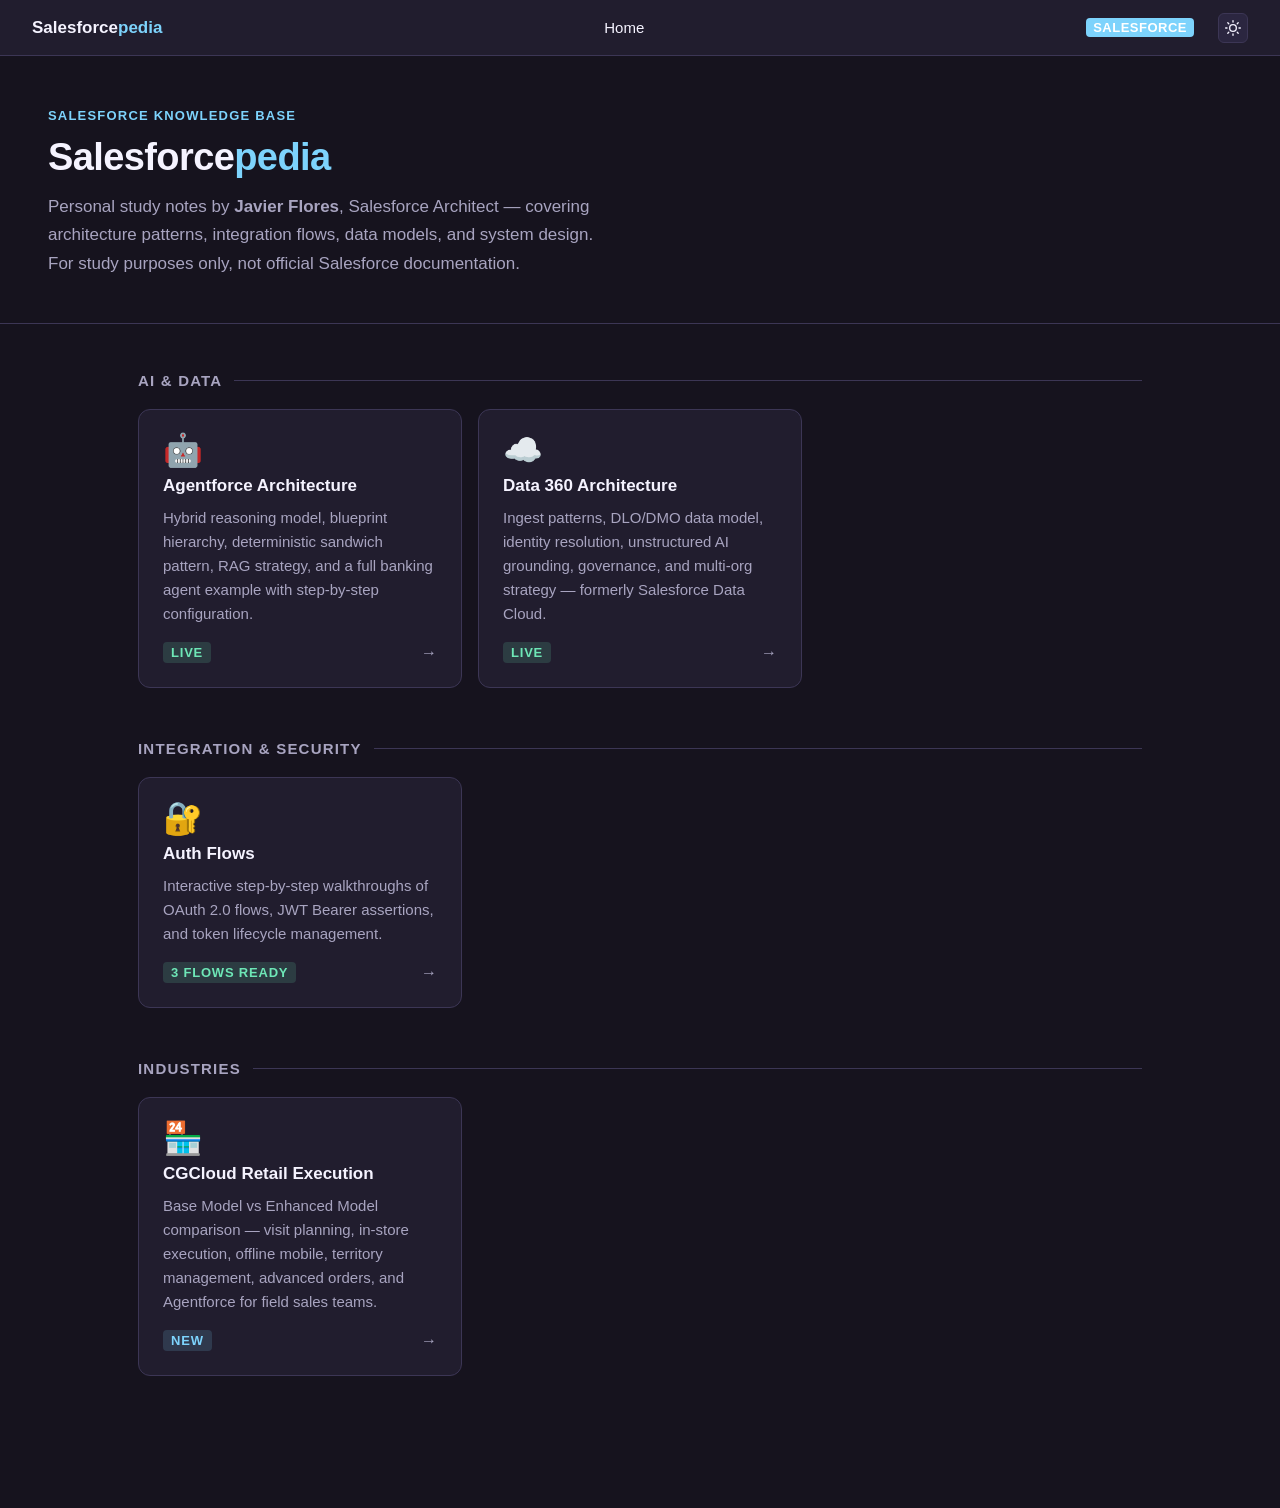
<file: index.html>
<!DOCTYPE html>
<html lang="en">
<head>
<meta charset="UTF-8">
<link rel="icon" href="assets/favicon.svg" type="image/svg+xml">
<script src="js/theme.js"></script>
<meta name="viewport" content="width=device-width, initial-scale=1.0">
<title>Salesforcepedia — Salesforce Architecture Reference</title>
<meta name="description" content="Salesforcepedia: a structured reference for Salesforce architecture patterns, Agentforce, Data Cloud, integration flows, auth patterns, and CTA board exam tracking.">
<link rel="stylesheet" href="css/global.css">
<style>
  .home-main {
    max-width: 1100px;
    margin: 0 auto;
    padding: 48px 48px 80px;
  }

  /* ── Category section ── */
  .category { margin-bottom: 52px; }

  .category-header {
    display: flex;
    align-items: center;
    gap: 12px;
    margin-bottom: 20px;
  }

  .category-header h2 {
    font-size: 15px;
    font-weight: 700;
    text-transform: uppercase;
    letter-spacing: 1.2px;
    color: var(--muted);
  }

  .category-header::after {
    content: '';
    flex: 1;
    height: 1px;
    background: var(--border);
  }

  /* ── Card grid ── */
  .card-grid {
    display: grid;
    grid-template-columns: repeat(auto-fill, minmax(280px, 1fr));
    gap: 16px;
  }

  .card {
    background: var(--surface);
    border: 1px solid var(--border);
    border-radius: 12px;
    padding: 24px;
    cursor: pointer;
    transition: border-color 0.15s, background 0.15s, transform 0.1s;
    display: flex;
    flex-direction: column;
    gap: 10px;
    position: relative;
    overflow: hidden;
  }

  .card:hover {
    border-color: var(--accent);
    background: var(--surface2);
    transform: translateY(-2px);
  }

  .card.disabled {
    opacity: 0.45;
    cursor: default;
    pointer-events: none;
  }

  .card-icon { font-size: 32px; line-height: 1; }

  .card-title {
    font-size: 17px;
    font-weight: 700;
    color: var(--text);
  }

  .card-desc {
    font-size: 15px;
    color: var(--muted);
    line-height: 1.6;
    flex: 1;
  }

  .card-footer {
    display: flex;
    align-items: center;
    justify-content: space-between;
    margin-top: 6px;
  }

  .card-tag {
    font-size: 13px;
    font-weight: 700;
    text-transform: uppercase;
    letter-spacing: 0.8px;
    padding: 3px 8px;
    border-radius: 4px;
  }

  .tag-ready    { background: rgba(110,231,183,0.15); color: var(--green);  }
  .tag-soon     { background: rgba(168,164,192,0.15); color: var(--muted);  }
  .tag-new      { background: rgba(125,211,252,0.15); color: var(--accent); }

  .card-arrow {
    font-size: 16px;
    color: var(--muted);
    transition: color 0.15s, transform 0.15s;
  }

  .card:hover .card-arrow {
    color: var(--accent);
    transform: translateX(3px);
  }

  /* ── Hero ── */
  .home-hero {
    padding: 52px 48px 44px;
    border-bottom: 1px solid var(--border);
    margin-bottom: 0;
  }

  .home-hero .eyebrow {
    font-size: 13px;
    font-weight: 700;
    text-transform: uppercase;
    letter-spacing: 1.2px;
    color: var(--accent);
    margin-bottom: 12px;
  }

  .home-hero h1 {
    font-size: 38px;
    font-weight: 800;
    letter-spacing: -0.6px;
    margin-bottom: 12px;
    line-height: 1.2;
  }

  .home-hero h1 span { color: var(--accent); }

  .home-hero p {
    font-size: 17px;
    color: var(--muted);
    max-width: 560px;
    line-height: 1.7;
  }

  .hero-stats {
    display: flex;
    gap: 32px;
    margin-top: 28px;
  }

  .hero-stat-val {
    font-size: 25px;
    font-weight: 800;
    color: var(--text);
  }

  .hero-stat-label {
    font-size: 14px;
    color: var(--muted);
    margin-top: 2px;
  }
</style>
</head>
<body>

<nav class="site-nav">
  <div class="brand">Salesforce<span>pedia</span></div>
  <a href="index.html" class="nav-link active">Home</a>
  <span class="badge">SALESFORCE</span>
  <button class="theme-toggle" onclick="toggleTheme()" aria-label="Toggle theme"></button>
</nav>

<div class="home-hero">
  <div class="eyebrow">Salesforce Knowledge Base</div>
  <h1>Salesforce<span>pedia</span></h1>
  <p>Personal study notes by <strong>Javier Flores</strong>, Salesforce Architect — covering architecture patterns, integration flows, data models, and system design. For study purposes only, not official Salesforce documentation.</p>
</div>

<div class="home-main">

  <!-- AI & DATA -->
  <div class="category">
    <div class="category-header"><h2>AI &amp; Data</h2></div>
    <div class="card-grid">

      <a href="agentforce/index.html" class="card">
        <div class="card-icon">🤖</div>
        <div class="card-title">Agentforce Architecture</div>
        <div class="card-desc">Hybrid reasoning model, blueprint hierarchy, deterministic sandwich pattern, RAG strategy, and a full banking agent example with step-by-step configuration.</div>
        <div class="card-footer">
          <span class="card-tag tag-ready">Live</span>
          <span class="card-arrow">→</span>
        </div>
      </a>

      <a href="data-cloud/index.html" class="card">
        <div class="card-icon">☁️</div>
        <div class="card-title">Data 360 Architecture</div>
        <div class="card-desc">Ingest patterns, DLO/DMO data model, identity resolution, unstructured AI grounding, governance, and multi-org strategy — formerly Salesforce Data Cloud.</div>
        <div class="card-footer">
          <span class="card-tag tag-ready">Live</span>
          <span class="card-arrow">→</span>
        </div>
      </a>

    </div>
  </div>

  <!-- INTEGRATION & SECURITY -->
  <div class="category">
    <div class="category-header"><h2>Integration & Security</h2></div>
    <div class="card-grid">

      <a href="auth-flows/index.html" class="card">
        <div class="card-icon">🔐</div>
        <div class="card-title">Auth Flows</div>
        <div class="card-desc">Interactive step-by-step walkthroughs of OAuth 2.0 flows, JWT Bearer assertions, and token lifecycle management.</div>
        <div class="card-footer">
          <span class="card-tag tag-ready">3 flows ready</span>
          <span class="card-arrow">→</span>
        </div>
      </a>

    </div>
  </div>

  <!-- INDUSTRIES -->
  <div class="category">
    <div class="category-header"><h2>Industries</h2></div>
    <div class="card-grid">

      <a href="cgcloud-rex/index.html" class="card">
        <div class="card-icon">🏪</div>
        <div class="card-title">CGCloud Retail Execution</div>
        <div class="card-desc">Base Model vs Enhanced Model comparison — visit planning, in-store execution, offline mobile, territory management, advanced orders, and Agentforce for field sales teams.</div>
        <div class="card-footer">
          <span class="card-tag tag-new">New</span>
          <span class="card-arrow">→</span>
        </div>
      </a>

    </div>
  </div>

</div>

</body>
</html>
</file>
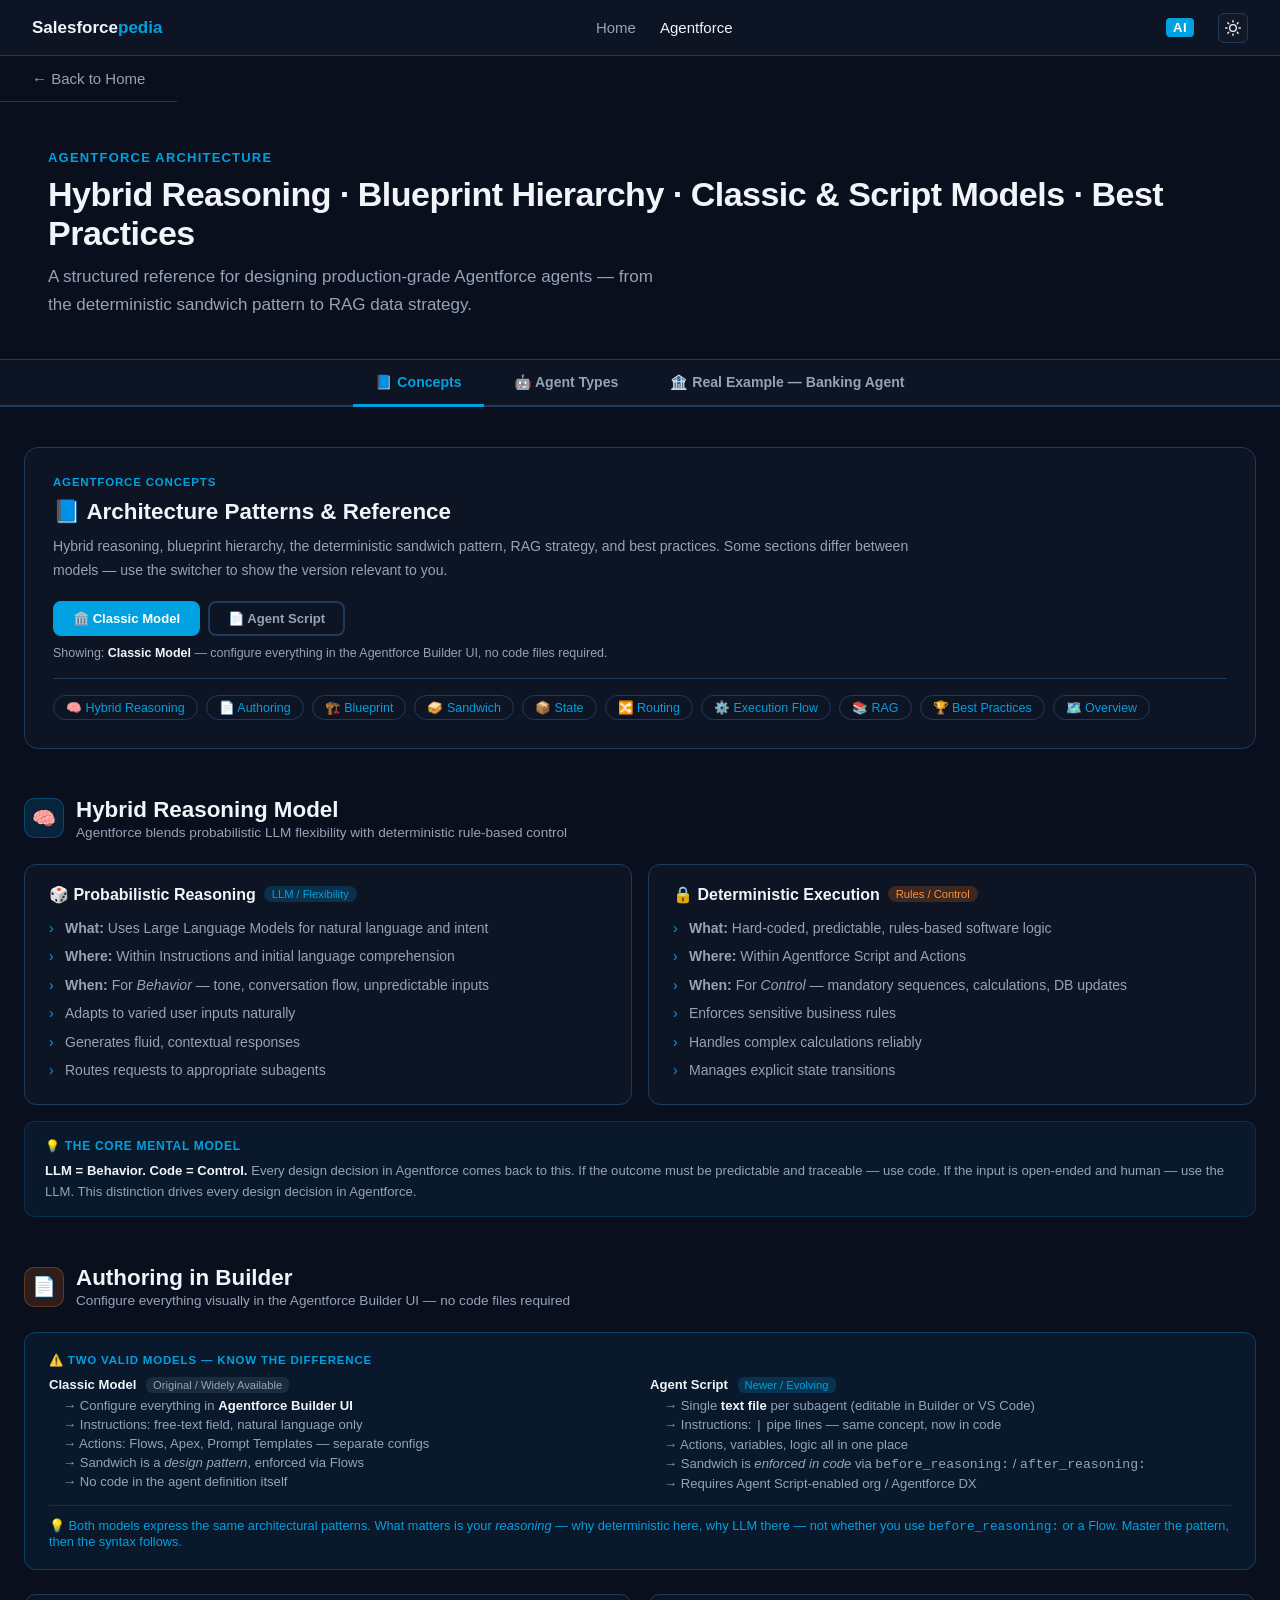
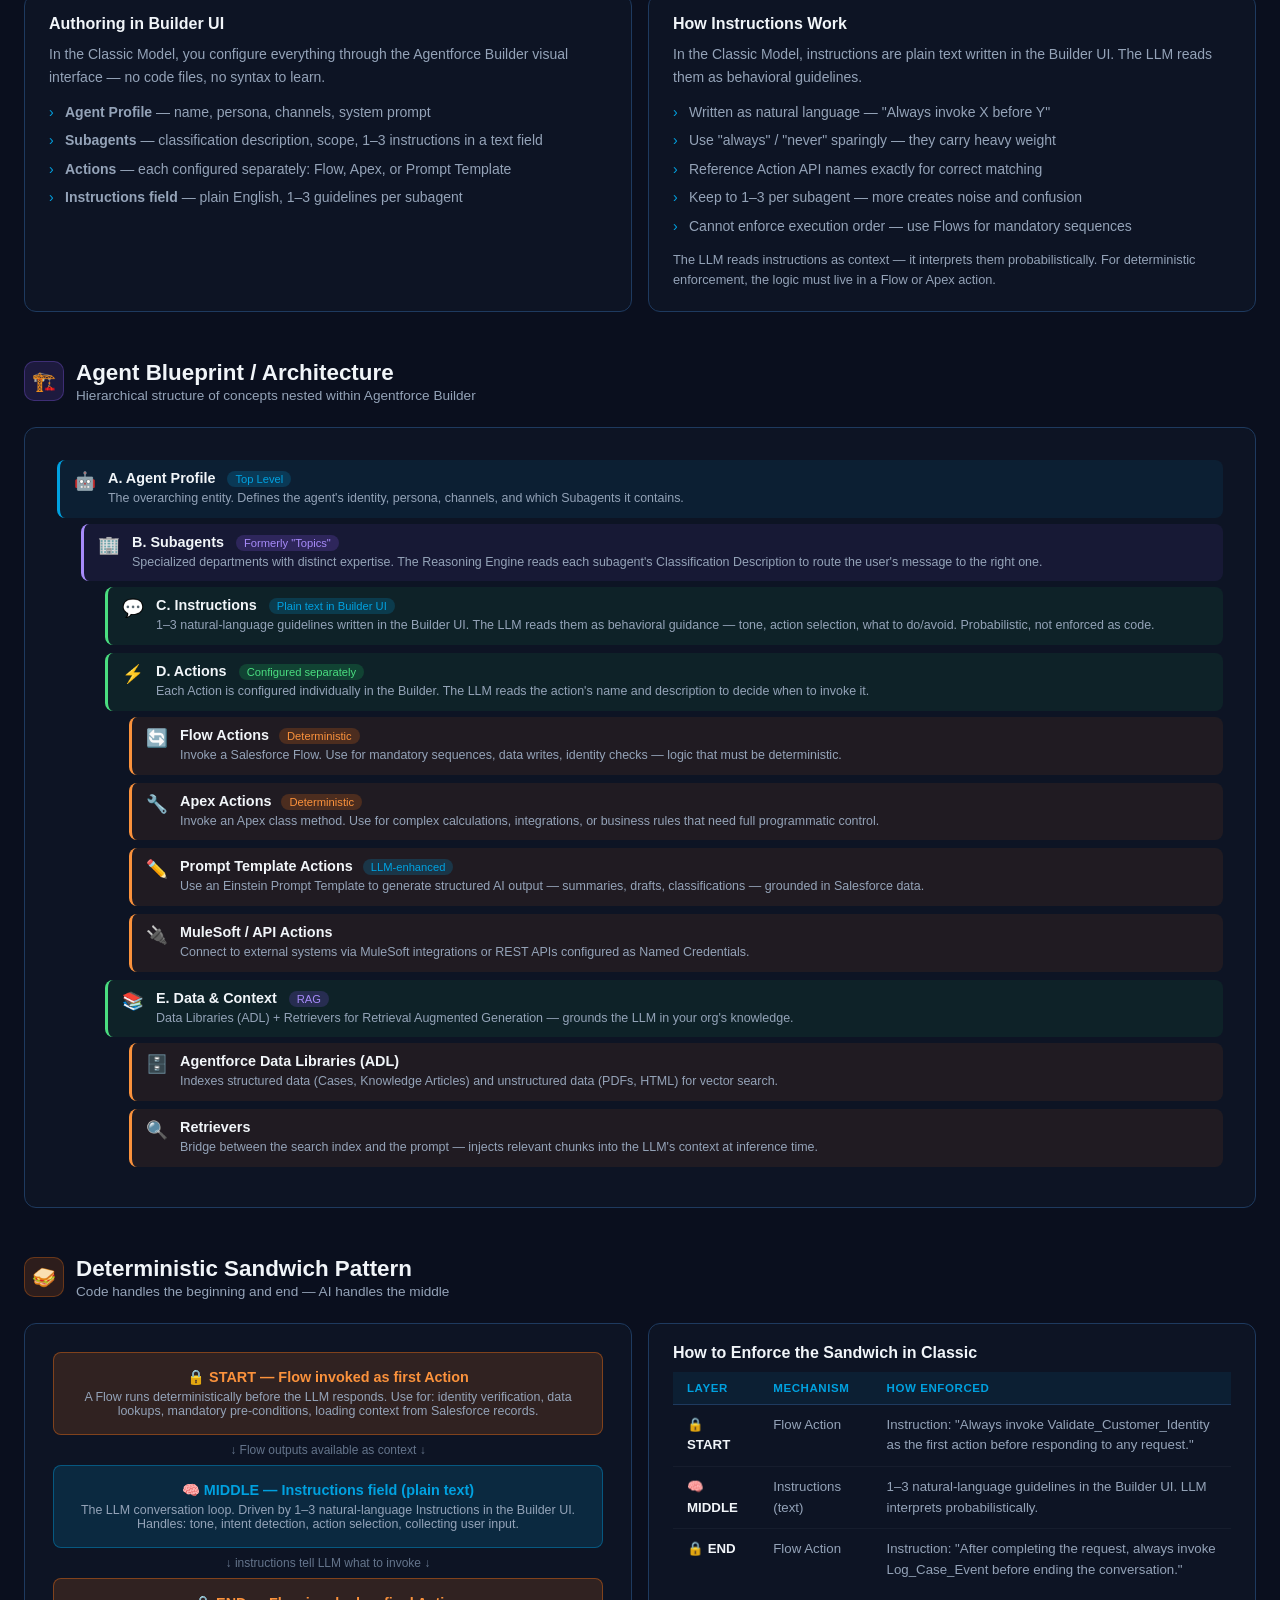
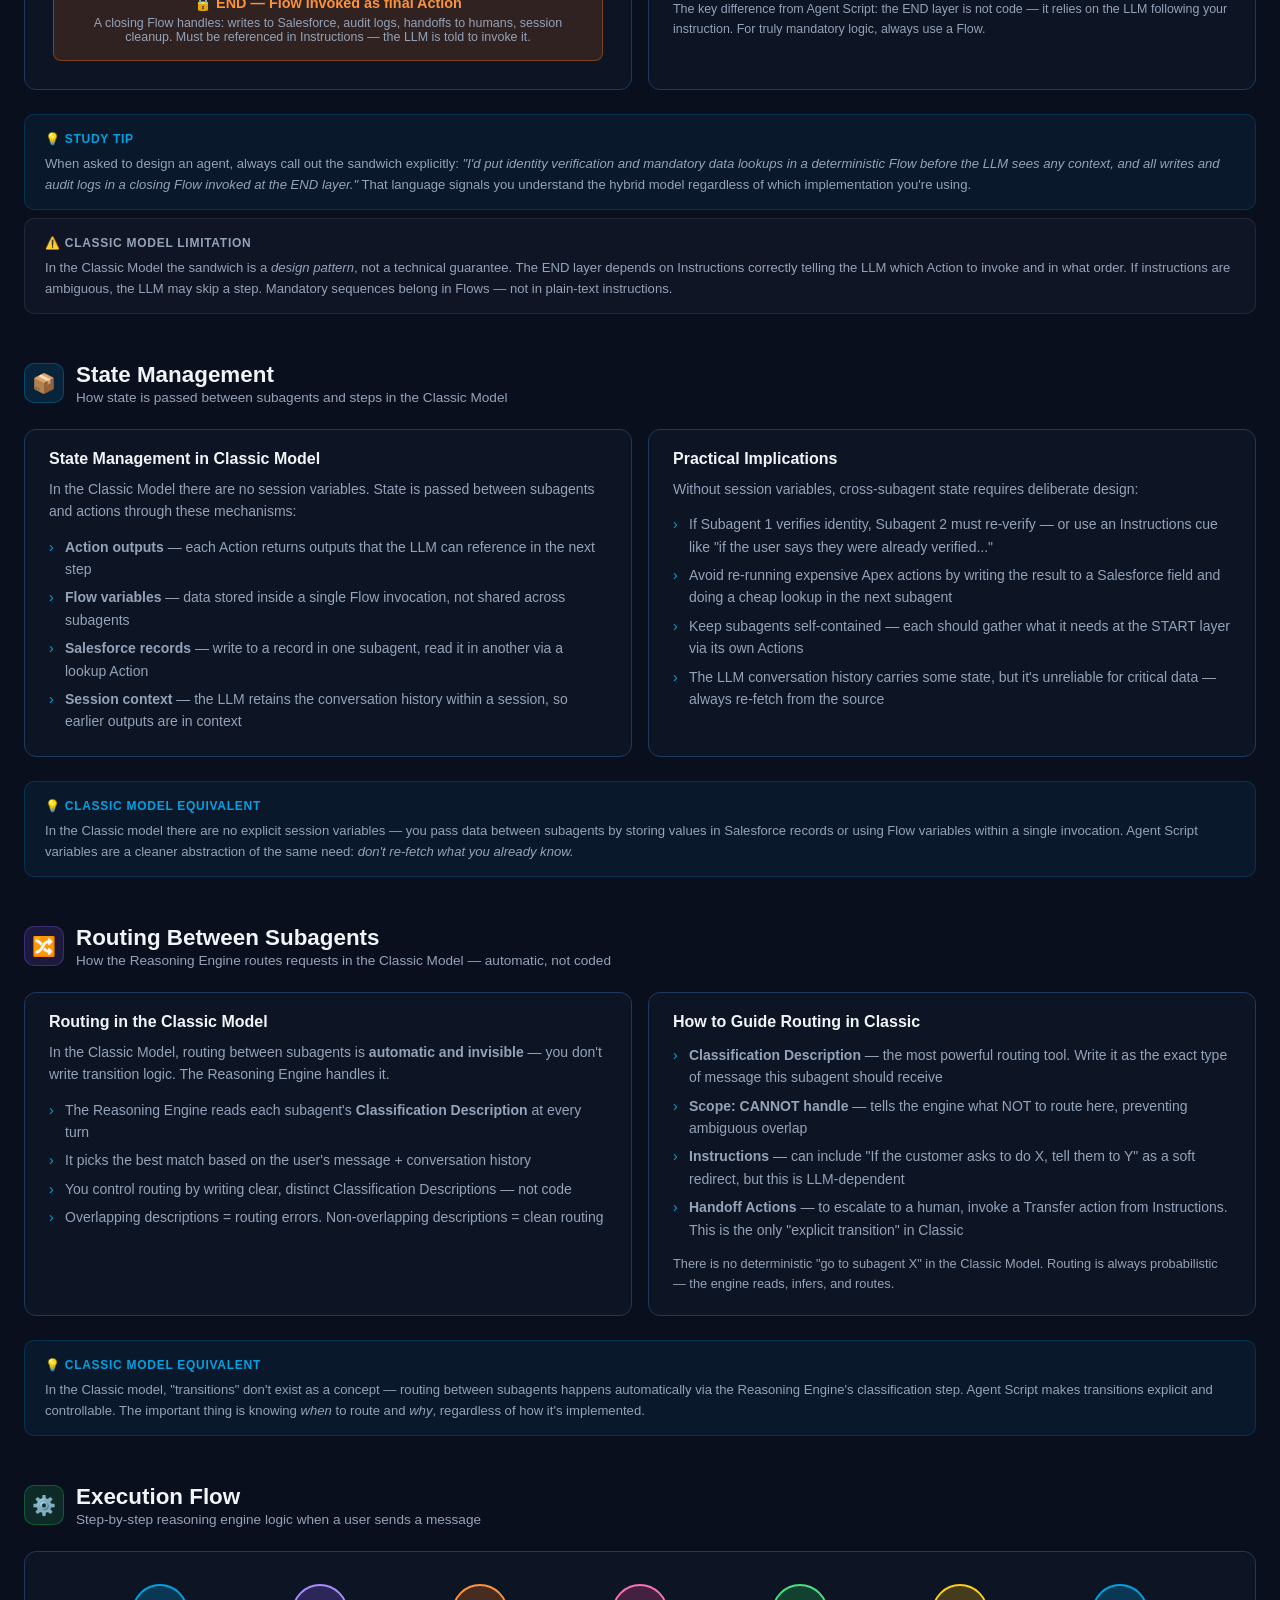
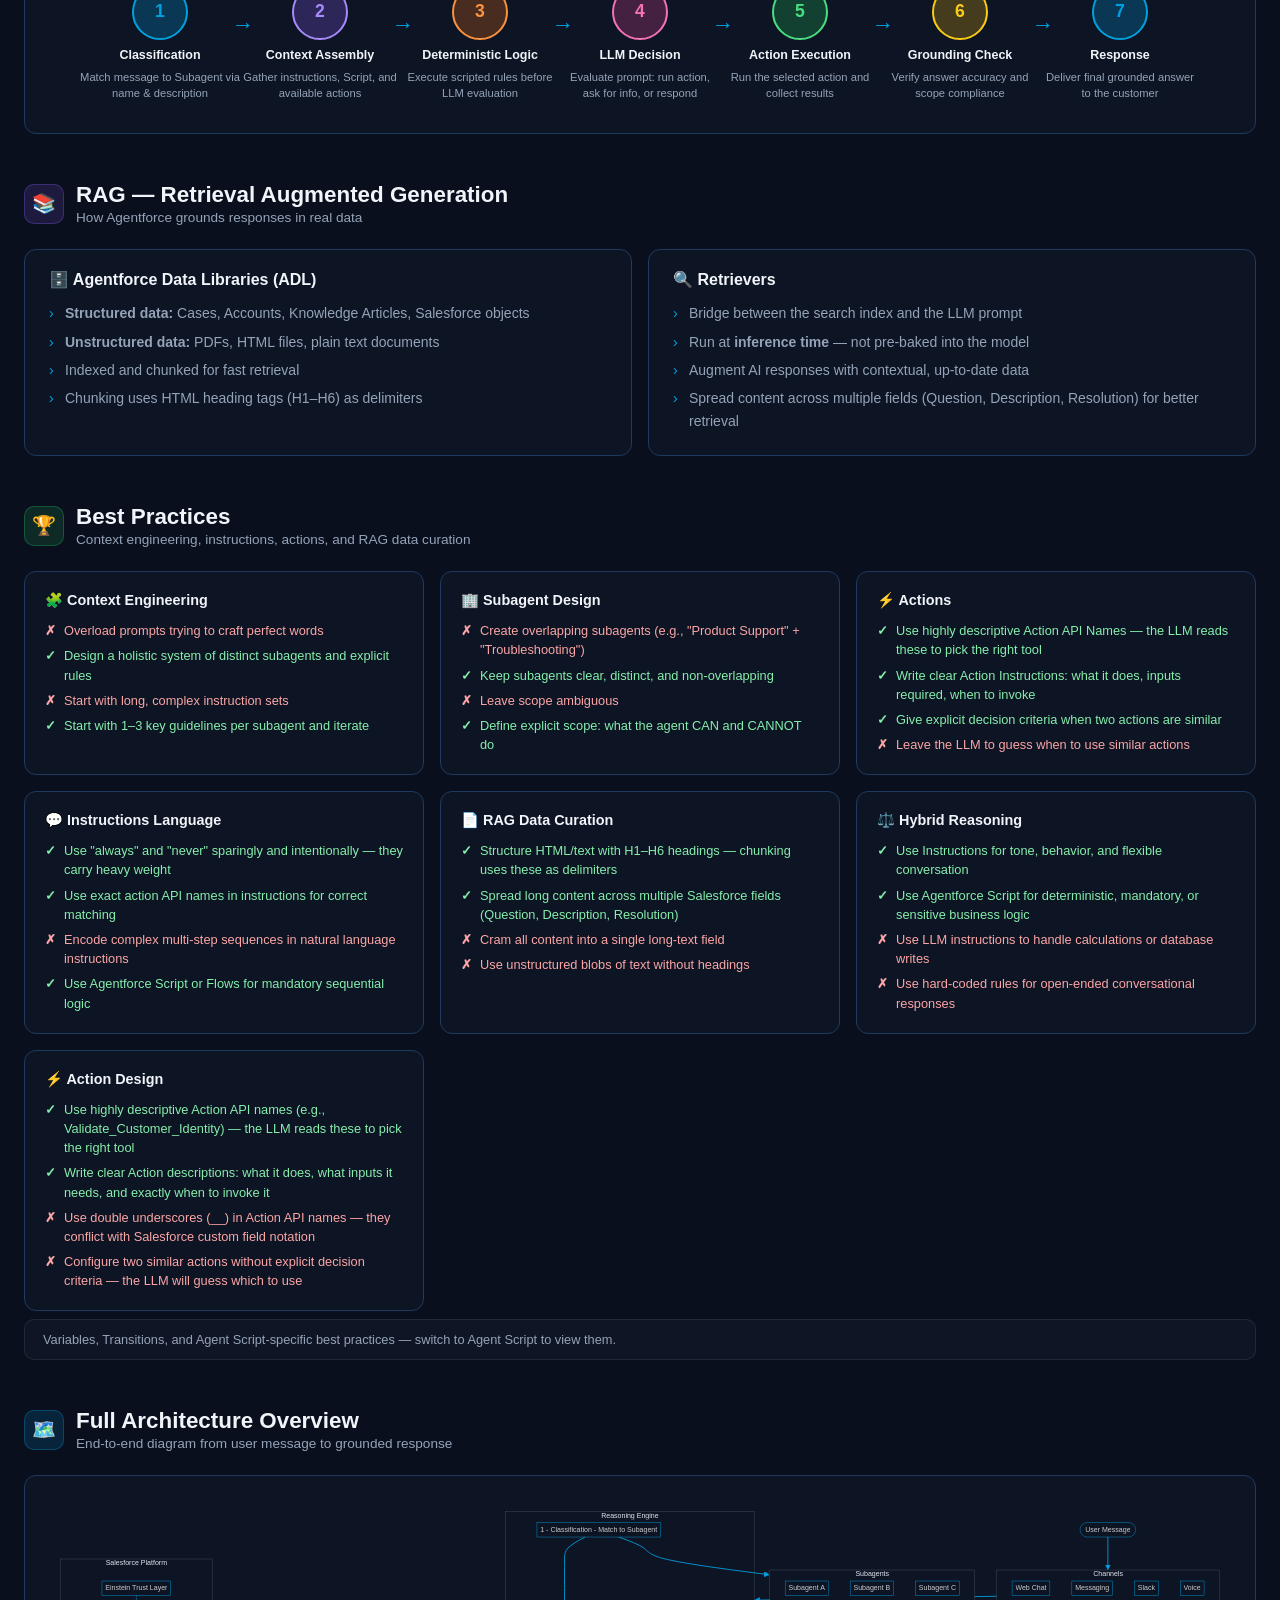
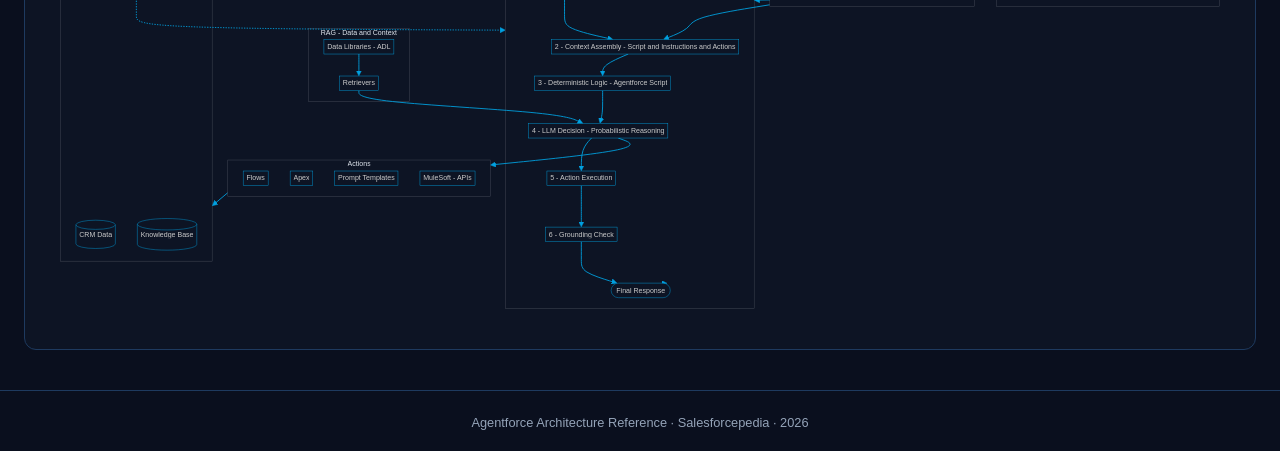
<file: agentforce/index.html>
<!DOCTYPE html>
<html lang="en">
<head>
  <meta charset="UTF-8">
  <link rel="icon" href="../assets/favicon.svg" type="image/svg+xml">
  <script src="../js/theme.js"></script>
  <meta name="viewport" content="width=device-width, initial-scale=1.0">
  <title>Agentforce Architecture — Salesforcepedia</title>
  <meta name="description" content="Agentforce architecture patterns: hybrid reasoning model, blueprint hierarchy, deterministic sandwich, RAG strategy, Classic Model vs Agent Script — with a full banking agent example.">
  <link rel="stylesheet" href="../css/global.css">
  <link rel="stylesheet" href="css/theme.css">
  <script src="../vendor/mermaid/mermaid.min.js"></script>
</head>
<body>

<nav class="site-nav">
  <a href="../index.html" class="brand">Salesforce<span>pedia</span></a>
  <a href="../index.html" class="nav-link">Home</a>
  <a href="#" class="nav-link active">Agentforce</a>
  <span class="badge">AI</span>
  <button class="theme-toggle" onclick="toggleTheme()" aria-label="Toggle theme"></button>
</nav>

<a href="../index.html" class="back-link">← Back to Home</a>

<div class="page-hero" style="padding-left:0;padding-right:0;">
  <div style="max-width:1400px;margin:0 auto;padding:0 48px;">
    <div class="eyebrow">Agentforce Architecture</div>
    <h1>Hybrid Reasoning · Blueprint Hierarchy · Classic &amp; Script Models · Best Practices</h1>
    <p>A structured reference for designing production-grade Agentforce agents — from the deterministic sandwich pattern to RAG data strategy.</p>
  </div>
</div>

<!-- Tab bar -->
<div class="tab-bar">
  <button class="tab-btn active" onclick="switchTab('concepts', this)">📘 Concepts</button>
  <button class="tab-btn" onclick="switchTab('agents', this)">🤖 Agent Types</button>
  <button class="tab-btn" onclick="switchTab('example', this)">🏦 Real Example — Banking Agent</button>
</div>

<div id="tab-concepts" class="tab-panel active">

  <div class="content-wrap">

    <!-- INTRO CARD + MODEL SWITCHER -->
    <div style="background:var(--surface);border:1px solid var(--border);border-radius:14px;padding:28px;transition:background 0.3s,border-color 0.3s;">
      <div style="font-size:0.72rem;font-weight:700;text-transform:uppercase;letter-spacing:0.07em;color:var(--accent);margin-bottom:10px;">Agentforce Concepts</div>
      <h2 style="font-size:1.4rem;font-weight:700;color:var(--text);margin-bottom:10px;transition:color 0.3s;">📘 Architecture Patterns &amp; Reference</h2>
      <p style="font-size:0.88rem;color:var(--muted);line-height:1.7;max-width:860px;transition:color 0.3s;">
        Hybrid reasoning, blueprint hierarchy, the deterministic sandwich pattern, RAG strategy, and best practices.
        Some sections differ between models — use the switcher to show the version relevant to you.
      </p>
      <!-- Model switcher -->
      <div style="display:flex;gap:8px;margin-top:18px;">
        <button id="concepts-btn-classic" onclick="switchConcepts('classic')"
          style="padding:8px 18px;font-size:0.82rem;font-weight:700;border-radius:8px;border:2px solid var(--accent);background:var(--accent);color:#fff;cursor:pointer;transition:all 0.2s;">
          🏛️ Classic Model
        </button>
        <button id="concepts-btn-script" onclick="switchConcepts('script')"
          style="padding:8px 18px;font-size:0.82rem;font-weight:700;border-radius:8px;border:2px solid var(--border);background:transparent;color:var(--muted);cursor:pointer;transition:all 0.2s;">
          📄 Agent Script
        </button>
      </div>
      <div id="concepts-model-label" style="margin-top:10px;font-size:0.78rem;color:var(--muted);">
        Showing: <strong style="color:var(--text);">Classic Model</strong> — configure everything in the Agentforce Builder UI, no code files required.
      </div>
      <!-- Anchor nav — Classic -->
      <div id="concepts-nav-classic" style="display:flex;flex-wrap:wrap;gap:8px;margin-top:18px;padding-top:16px;border-top:1px solid var(--border);">
        <a href="#hybrid" style="font-size:0.78rem;color:var(--accent);text-decoration:none;padding:4px 12px;border:1px solid var(--border);border-radius:20px;transition:all 0.2s;" onmouseover="this.style.background='var(--accent)';this.style.color='var(--bg)';this.style.borderColor='var(--accent)';" onmouseout="this.style.background='';this.style.color='var(--accent)';this.style.borderColor='var(--border)';">🧠 Hybrid Reasoning</a>
        <a href="#agentscript" style="font-size:0.78rem;color:var(--accent);text-decoration:none;padding:4px 12px;border:1px solid var(--border);border-radius:20px;transition:all 0.2s;" onmouseover="this.style.background='var(--accent)';this.style.color='var(--bg)';this.style.borderColor='var(--accent)';" onmouseout="this.style.background='';this.style.color='var(--accent)';this.style.borderColor='var(--border)';">📄 Authoring</a>
        <a href="#blueprint" style="font-size:0.78rem;color:var(--accent);text-decoration:none;padding:4px 12px;border:1px solid var(--border);border-radius:20px;transition:all 0.2s;" onmouseover="this.style.background='var(--accent)';this.style.color='var(--bg)';this.style.borderColor='var(--accent)';" onmouseout="this.style.background='';this.style.color='var(--accent)';this.style.borderColor='var(--border)';">🏗️ Blueprint</a>
        <a href="#sandwich" style="font-size:0.78rem;color:var(--accent);text-decoration:none;padding:4px 12px;border:1px solid var(--border);border-radius:20px;transition:all 0.2s;" onmouseover="this.style.background='var(--accent)';this.style.color='var(--bg)';this.style.borderColor='var(--accent)';" onmouseout="this.style.background='';this.style.color='var(--accent)';this.style.borderColor='var(--border)';">🥪 Sandwich</a>
        <a href="#variables" style="font-size:0.78rem;color:var(--accent);text-decoration:none;padding:4px 12px;border:1px solid var(--border);border-radius:20px;transition:all 0.2s;" onmouseover="this.style.background='var(--accent)';this.style.color='var(--bg)';this.style.borderColor='var(--accent)';" onmouseout="this.style.background='';this.style.color='var(--accent)';this.style.borderColor='var(--border)';">📦 State</a>
        <a href="#transitions" style="font-size:0.78rem;color:var(--accent);text-decoration:none;padding:4px 12px;border:1px solid var(--border);border-radius:20px;transition:all 0.2s;" onmouseover="this.style.background='var(--accent)';this.style.color='var(--bg)';this.style.borderColor='var(--accent)';" onmouseout="this.style.background='';this.style.color='var(--accent)';this.style.borderColor='var(--border)';">🔀 Routing</a>
        <a href="#flow" style="font-size:0.78rem;color:var(--accent);text-decoration:none;padding:4px 12px;border:1px solid var(--border);border-radius:20px;transition:all 0.2s;" onmouseover="this.style.background='var(--accent)';this.style.color='var(--bg)';this.style.borderColor='var(--accent)';" onmouseout="this.style.background='';this.style.color='var(--accent)';this.style.borderColor='var(--border)';">⚙️ Execution Flow</a>
        <a href="#rag" style="font-size:0.78rem;color:var(--accent);text-decoration:none;padding:4px 12px;border:1px solid var(--border);border-radius:20px;transition:all 0.2s;" onmouseover="this.style.background='var(--accent)';this.style.color='var(--bg)';this.style.borderColor='var(--accent)';" onmouseout="this.style.background='';this.style.color='var(--accent)';this.style.borderColor='var(--border)';">📚 RAG</a>
        <a href="#bestpractices" style="font-size:0.78rem;color:var(--accent);text-decoration:none;padding:4px 12px;border:1px solid var(--border);border-radius:20px;transition:all 0.2s;" onmouseover="this.style.background='var(--accent)';this.style.color='var(--bg)';this.style.borderColor='var(--accent)';" onmouseout="this.style.background='';this.style.color='var(--accent)';this.style.borderColor='var(--border)';">🏆 Best Practices</a>
        <a href="#overview" style="font-size:0.78rem;color:var(--accent);text-decoration:none;padding:4px 12px;border:1px solid var(--border);border-radius:20px;transition:all 0.2s;" onmouseover="this.style.background='var(--accent)';this.style.color='var(--bg)';this.style.borderColor='var(--accent)';" onmouseout="this.style.background='';this.style.color='var(--accent)';this.style.borderColor='var(--border)';">🗺️ Overview</a>
      </div>
      <!-- Anchor nav — Agent Script -->
      <div id="concepts-nav-script" style="display:none;flex-wrap:wrap;gap:8px;margin-top:18px;padding-top:16px;border-top:1px solid var(--border);">
        <a href="#hybrid" style="font-size:0.78rem;color:var(--accent);text-decoration:none;padding:4px 12px;border:1px solid var(--border);border-radius:20px;transition:all 0.2s;" onmouseover="this.style.background='var(--accent)';this.style.color='var(--bg)';this.style.borderColor='var(--accent)';" onmouseout="this.style.background='';this.style.color='var(--accent)';this.style.borderColor='var(--border)';">🧠 Hybrid Reasoning</a>
        <a href="#agentscript" style="font-size:0.78rem;color:var(--accent);text-decoration:none;padding:4px 12px;border:1px solid var(--border);border-radius:20px;transition:all 0.2s;" onmouseover="this.style.background='var(--accent)';this.style.color='var(--bg)';this.style.borderColor='var(--accent)';" onmouseout="this.style.background='';this.style.color='var(--accent)';this.style.borderColor='var(--border)';">📄 Agent Script</a>
        <a href="#blueprint" style="font-size:0.78rem;color:var(--accent);text-decoration:none;padding:4px 12px;border:1px solid var(--border);border-radius:20px;transition:all 0.2s;" onmouseover="this.style.background='var(--accent)';this.style.color='var(--bg)';this.style.borderColor='var(--accent)';" onmouseout="this.style.background='';this.style.color='var(--accent)';this.style.borderColor='var(--border)';">🏗️ Blueprint</a>
        <a href="#sandwich" style="font-size:0.78rem;color:var(--accent);text-decoration:none;padding:4px 12px;border:1px solid var(--border);border-radius:20px;transition:all 0.2s;" onmouseover="this.style.background='var(--accent)';this.style.color='var(--bg)';this.style.borderColor='var(--accent)';" onmouseout="this.style.background='';this.style.color='var(--accent)';this.style.borderColor='var(--border)';">🥪 Sandwich</a>
        <a href="#variables" style="font-size:0.78rem;color:var(--accent);text-decoration:none;padding:4px 12px;border:1px solid var(--border);border-radius:20px;transition:all 0.2s;" onmouseover="this.style.background='var(--accent)';this.style.color='var(--bg)';this.style.borderColor='var(--accent)';" onmouseout="this.style.background='';this.style.color='var(--accent)';this.style.borderColor='var(--border)';">📦 Variables</a>
        <a href="#transitions" style="font-size:0.78rem;color:var(--accent);text-decoration:none;padding:4px 12px;border:1px solid var(--border);border-radius:20px;transition:all 0.2s;" onmouseover="this.style.background='var(--accent)';this.style.color='var(--bg)';this.style.borderColor='var(--accent)';" onmouseout="this.style.background='';this.style.color='var(--accent)';this.style.borderColor='var(--border)';">🔀 Transitions</a>
        <a href="#flow" style="font-size:0.78rem;color:var(--accent);text-decoration:none;padding:4px 12px;border:1px solid var(--border);border-radius:20px;transition:all 0.2s;" onmouseover="this.style.background='var(--accent)';this.style.color='var(--bg)';this.style.borderColor='var(--accent)';" onmouseout="this.style.background='';this.style.color='var(--accent)';this.style.borderColor='var(--border)';">⚙️ Execution Flow</a>
        <a href="#rag" style="font-size:0.78rem;color:var(--accent);text-decoration:none;padding:4px 12px;border:1px solid var(--border);border-radius:20px;transition:all 0.2s;" onmouseover="this.style.background='var(--accent)';this.style.color='var(--bg)';this.style.borderColor='var(--accent)';" onmouseout="this.style.background='';this.style.color='var(--accent)';this.style.borderColor='var(--border)';">📚 RAG</a>
        <a href="#bestpractices" style="font-size:0.78rem;color:var(--accent);text-decoration:none;padding:4px 12px;border:1px solid var(--border);border-radius:20px;transition:all 0.2s;" onmouseover="this.style.background='var(--accent)';this.style.color='var(--bg)';this.style.borderColor='var(--accent)';" onmouseout="this.style.background='';this.style.color='var(--accent)';this.style.borderColor='var(--border)';">🏆 Best Practices</a>
        <a href="#overview" style="font-size:0.78rem;color:var(--accent);text-decoration:none;padding:4px 12px;border:1px solid var(--border);border-radius:20px;transition:all 0.2s;" onmouseover="this.style.background='var(--accent)';this.style.color='var(--bg)';this.style.borderColor='var(--accent)';" onmouseout="this.style.background='';this.style.color='var(--accent)';this.style.borderColor='var(--border)';">🗺️ Overview</a>
      </div>
    </div>

    <!-- 1. HYBRID REASONING -->
    <section id="hybrid">
      <div class="section-header">
        <div class="section-icon icon-blue">🧠</div>
        <div>
          <h2>Hybrid Reasoning Model</h2>
          <p>Agentforce blends probabilistic LLM flexibility with deterministic rule-based control</p>
        </div>
      </div>
      <div class="card-grid cols-2">
        <div class="af-card">
          <h3>🎲 Probabilistic Reasoning <span class="badge-blue">LLM / Flexibility</span></h3>
          <ul>
            <li><strong>What:</strong> Uses Large Language Models for natural language and intent</li>
            <li><strong>Where:</strong> Within Instructions and initial language comprehension</li>
            <li><strong>When:</strong> For <em>Behavior</em> — tone, conversation flow, unpredictable inputs</li>
            <li>Adapts to varied user inputs naturally</li>
            <li>Generates fluid, contextual responses</li>
            <li>Routes requests to appropriate subagents</li>
          </ul>
        </div>
        <div class="af-card">
          <h3>🔒 Deterministic Execution <span class="badge-orange">Rules / Control</span></h3>
          <ul>
            <li><strong>What:</strong> Hard-coded, predictable, rules-based software logic</li>
            <li><strong>Where:</strong> Within Agentforce Script and Actions</li>
            <li><strong>When:</strong> For <em>Control</em> — mandatory sequences, calculations, DB updates</li>
            <li>Enforces sensitive business rules</li>
            <li>Handles complex calculations reliably</li>
            <li>Manages explicit state transitions</li>
          </ul>
        </div>
      </div>
      <div style="background:rgba(0,161,224,0.06);border:1px solid rgba(0,161,224,0.2);border-radius:10px;padding:14px 20px;margin-top:16px;">
        <span style="font-size:0.75rem;font-weight:700;text-transform:uppercase;letter-spacing:0.06em;color:var(--accent);">💡 The Core Mental Model</span>
        <p style="font-size:0.82rem;color:var(--muted);margin-top:6px;line-height:1.6;"><strong style="color:var(--text);">LLM = Behavior. Code = Control.</strong> Every design decision in Agentforce comes back to this. If the outcome must be predictable and traceable — use code. If the input is open-ended and human — use the LLM. This distinction drives every design decision in Agentforce.</p>
      </div>
    </section>

    <!-- 2. AGENT SCRIPT / AUTHORING -->
    <section id="agentscript">
      <div class="section-header">
        <div class="section-icon icon-orange">📄</div>
        <div>
          <h2 id="agentscript-heading">Authoring in Builder</h2>
          <p id="agentscript-subtitle">Configure everything visually in the Agentforce Builder UI — no code files required</p>
        </div>
      </div>

      <!-- Evolution banner -->
      <div style="background:rgba(0,161,224,0.07);border:1px solid rgba(0,161,224,0.3);border-radius:12px;padding:20px 24px;margin-bottom:24px;">
        <div style="font-size:0.72rem;font-weight:700;text-transform:uppercase;letter-spacing:0.07em;color:var(--accent);margin-bottom:10px;">⚠️ Two Valid Models — Know the Difference</div>
        <div style="display:grid;grid-template-columns:1fr 1fr;gap:20px;">
          <div>
            <div style="font-size:0.82rem;font-weight:700;color:var(--text);margin-bottom:6px;">Classic Model <span style="font-size:0.7rem;background:rgba(100,116,139,0.2);color:var(--muted);padding:2px 7px;border-radius:6px;font-weight:500;margin-left:6px;">Original / Widely Available</span></div>
            <ul style="list-style:none;padding:0;font-size:0.82rem;color:var(--muted);display:flex;flex-direction:column;gap:4px;">
              <li style="padding-left:14px;position:relative;">→ Configure everything in <strong style="color:var(--text);">Agentforce Builder UI</strong></li>
              <li style="padding-left:14px;position:relative;">→ Instructions: free-text field, natural language only</li>
              <li style="padding-left:14px;position:relative;">→ Actions: Flows, Apex, Prompt Templates — separate configs</li>
              <li style="padding-left:14px;position:relative;">→ Sandwich is a <em>design pattern</em>, enforced via Flows</li>
              <li style="padding-left:14px;position:relative;">→ No code in the agent definition itself</li>
            </ul>
          </div>
          <div>
            <div style="font-size:0.82rem;font-weight:700;color:var(--text);margin-bottom:6px;">Agent Script <span style="font-size:0.7rem;background:rgba(0,161,224,0.2);color:var(--accent);padding:2px 7px;border-radius:6px;font-weight:500;margin-left:6px;">Newer / Evolving</span></div>
            <ul style="list-style:none;padding:0;font-size:0.82rem;color:var(--muted);display:flex;flex-direction:column;gap:4px;">
              <li style="padding-left:14px;position:relative;">→ Single <strong style="color:var(--text);">text file</strong> per subagent (editable in Builder or VS Code)</li>
              <li style="padding-left:14px;position:relative;">→ Instructions: <code>|</code> pipe lines — same concept, now in code</li>
              <li style="padding-left:14px;position:relative;">→ Actions, variables, logic all in one place</li>
              <li style="padding-left:14px;position:relative;">→ Sandwich is <em>enforced in code</em> via <code>before_reasoning:</code> / <code>after_reasoning:</code></li>
              <li style="padding-left:14px;position:relative;">→ Requires Agent Script-enabled org / Agentforce DX</li>
            </ul>
          </div>
        </div>
        <div style="margin-top:14px;padding-top:12px;border-top:1px solid rgba(0,161,224,0.2);font-size:0.8rem;color:var(--accent);">
          💡 Both models express the same architectural patterns. What matters is your <em>reasoning</em> — why deterministic here, why LLM there — not whether you use <code>before_reasoning:</code> or a Flow. Master the pattern, then the syntax follows.
        </div>
      </div>
      <!-- CLASSIC panel -->
      <div id="concepts-agentscript-classic">
        <div class="card-grid cols-2">
          <div class="af-card">
            <h3>Authoring in Builder UI</h3>
            <p style="margin-bottom:10px;">In the Classic Model, you configure everything through the Agentforce Builder visual interface — no code files, no syntax to learn.</p>
            <ul>
              <li><strong>Agent Profile</strong> — name, persona, channels, system prompt</li>
              <li><strong>Subagents</strong> — classification description, scope, 1–3 instructions in a text field</li>
              <li><strong>Actions</strong> — each configured separately: Flow, Apex, or Prompt Template</li>
              <li><strong>Instructions field</strong> — plain English, 1–3 guidelines per subagent</li>
            </ul>
          </div>
          <div class="af-card">
            <h3>How Instructions Work</h3>
            <p style="margin-bottom:10px;">In the Classic Model, instructions are plain text written in the Builder UI. The LLM reads them as behavioral guidelines.</p>
            <ul>
              <li>Written as natural language — "Always invoke X before Y"</li>
              <li>Use "always" / "never" sparingly — they carry heavy weight</li>
              <li>Reference Action API names exactly for correct matching</li>
              <li>Keep to 1–3 per subagent — more creates noise and confusion</li>
              <li>Cannot enforce execution order — use Flows for mandatory sequences</li>
            </ul>
            <p style="margin-top:10px;font-size:0.8rem;color:var(--muted);">The LLM reads instructions as context — it interprets them probabilistically. For deterministic enforcement, the logic must live in a Flow or Apex action.</p>
          </div>
        </div>
      </div>

      <!-- AGENT SCRIPT panel -->
      <div id="concepts-agentscript-script" style="display:none;">
        <div class="card-grid cols-2" style="margin-bottom:24px;">
          <div class="af-card">
            <h3>What is Agent Script?</h3>
            <p style="margin-bottom:10px;">Agent Script is the unified file format that powers each subagent. It replaces separate Flows, Instructions text, and configuration screens with a single readable file that combines:</p>
            <ul>
              <li><strong>Configuration</strong> — subagent name, description, variables</li>
              <li><strong>Business logic</strong> — deterministic rules with <code>-&gt;</code> (arrow operator)</li>
              <li><strong>LLM instructions</strong> — natural language prompts with <code>|</code> (pipe operator)</li>
              <li><strong>Actions</strong> — defined tools the agent can invoke</li>
            </ul>
          </div>
          <div class="af-card">
            <h3>Three Ways to Author Agent Script</h3>
            <ul>
              <li><strong>Chat with Agentforce</strong> — describe your agent in plain English; Agentforce Builder generates the script automatically</li>
              <li><strong>Canvas View</strong> — visual block editor in Builder; use <code>/</code> to add expressions and <code>@</code> to reference resources</li>
              <li><strong>Script View</strong> — direct code editor with syntax highlighting (recommended for production)</li>
            </ul>
            <p style="margin-top:10px;font-size:0.8rem;">Also available: <strong>Agentforce DX</strong> — VS Code extension with full Agent Script language support for local development.</p>
          </div>
        </div>
        <div class="card-grid cols-2">
          <div class="af-card">
            <h3>Key Syntax — The Two Operators</h3>
            <p style="margin-bottom:12px;">Agent Script has exactly two special operators that control whether a line is deterministic or sent to the LLM:</p>
            <table class="ex-table" style="margin-top:0;">
              <thead><tr><th>Operator</th><th>Meaning</th><th>Example</th></tr></thead>
              <tbody>
                <tr>
                  <td><code>-&gt;</code></td>
                  <td>Start a <strong>logic + prompt</strong> block — deterministic code before the LLM gets context. Think of it as "here's what to do with code first."</td>
                  <td><code>-&gt; run @actions.validate_identity</code></td>
                </tr>
                <tr>
                  <td><code>|</code></td>
                  <td>A natural language <strong>prompt line</strong> — passed directly to the LLM. These are instructions to the AI, not code.</td>
                  <td><code>| Ask the customer to confirm the charge amount and date before proceeding.</code></td>
                </tr>
              </tbody>
            </table>
            <p style="margin-top:12px;font-size:0.8rem;color:var(--muted);">Shorter instructions = more reliable. The LLM reads everything; less noise means better decisions.</p>
          </div>
          <div class="af-card">
            <h3>Minimal Script Skeleton</h3>
            <div class="ex-code" style="font-size:0.78rem;">subagent:
  name: Report_Fraud
  description: |
    Handles unrecognized charges and fraud disputes.

variables:
  customer_id: mutable string = ""
  identity_verified: mutable boolean = False

subagent.actions:
  - action: validate_identity
    target: flow://Validate_Customer_Identity_Flow

subagent.reasoning:
  instructions:
    -&gt;
      if @variables.identity_verified == False
        run @actions.validate_identity
        set @variables.identity_verified = @outputs.verified
      end
    | Ask the customer to describe the suspicious charge.
    | Confirm the exact amount and date before opening a dispute.</div>
          </div>
        </div>
      </div>
    </section>

    <!-- 3. BLUEPRINT / ARCHITECTURE HIERARCHY -->
    <section id="blueprint">
      <div class="section-header">
        <div class="section-icon icon-purple">🏗️</div>
        <div>
          <h2>Agent Blueprint / Architecture</h2>
          <p>Hierarchical structure of concepts nested within Agentforce Builder</p>
        </div>
      </div>

      <!-- CLASSIC panel -->
      <div id="concepts-blueprint-classic">
        <div class="hierarchy">
          <div class="tree-node level-0">
            <div class="tree-row">
              <div class="tree-icon">🤖</div>
              <div class="tree-content">
                <h4>A. Agent Profile <span class="badge-blue" style="margin-left:8px">Top Level</span></h4>
                <p>The overarching entity. Defines the agent's identity, persona, channels, and which Subagents it contains.</p>
              </div>
            </div>
            <div class="tree-children">
              <div class="tree-node level-1">
                <div class="tree-row">
                  <div class="tree-icon">🏢</div>
                  <div class="tree-content">
                    <h4>B. Subagents <span class="badge-purple" style="margin-left:8px">Formerly "Topics"</span></h4>
                    <p>Specialized departments with distinct expertise. The Reasoning Engine reads each subagent's Classification Description to route the user's message to the right one.</p>
                  </div>
                </div>
                <div class="tree-children">

                  <div class="tree-node level-2">
                    <div class="tree-row">
                      <div class="tree-icon">💬</div>
                      <div class="tree-content">
                        <h4>C. Instructions <span class="badge-blue" style="margin-left:8px">Plain text in Builder UI</span></h4>
                        <p>1–3 natural-language guidelines written in the Builder UI. The LLM reads them as behavioral guidance — tone, action selection, what to do/avoid. Probabilistic, not enforced as code.</p>
                      </div>
                    </div>
                  </div>

                  <div class="tree-node level-2">
                    <div class="tree-row">
                      <div class="tree-icon">⚡</div>
                      <div class="tree-content">
                        <h4>D. Actions <span class="badge-green" style="margin-left:8px">Configured separately</span></h4>
                        <p>Each Action is configured individually in the Builder. The LLM reads the action's name and description to decide when to invoke it.</p>
                      </div>
                    </div>
                    <div class="tree-children">
                      <div class="tree-node level-3">
                        <div class="tree-row">
                          <div class="tree-icon">🔄</div>
                          <div class="tree-content">
                            <h4>Flow Actions <span class="badge-orange" style="margin-left:6px">Deterministic</span></h4>
                            <p>Invoke a Salesforce Flow. Use for mandatory sequences, data writes, identity checks — logic that must be deterministic.</p>
                          </div>
                        </div>
                      </div>
                      <div class="tree-node level-3">
                        <div class="tree-row">
                          <div class="tree-icon">🔧</div>
                          <div class="tree-content">
                            <h4>Apex Actions <span class="badge-orange" style="margin-left:6px">Deterministic</span></h4>
                            <p>Invoke an Apex class method. Use for complex calculations, integrations, or business rules that need full programmatic control.</p>
                          </div>
                        </div>
                      </div>
                      <div class="tree-node level-3">
                        <div class="tree-row">
                          <div class="tree-icon">✏️</div>
                          <div class="tree-content">
                            <h4>Prompt Template Actions <span class="badge-blue" style="margin-left:6px">LLM-enhanced</span></h4>
                            <p>Use an Einstein Prompt Template to generate structured AI output — summaries, drafts, classifications — grounded in Salesforce data.</p>
                          </div>
                        </div>
                      </div>
                      <div class="tree-node level-3">
                        <div class="tree-row">
                          <div class="tree-icon">🔌</div>
                          <div class="tree-content">
                            <h4>MuleSoft / API Actions</h4>
                            <p>Connect to external systems via MuleSoft integrations or REST APIs configured as Named Credentials.</p>
                          </div>
                        </div>
                      </div>
                    </div>
                  </div>

                  <div class="tree-node level-2">
                    <div class="tree-row">
                      <div class="tree-icon">📚</div>
                      <div class="tree-content">
                        <h4>E. Data &amp; Context <span class="badge-purple" style="margin-left:8px">RAG</span></h4>
                        <p>Data Libraries (ADL) + Retrievers for Retrieval Augmented Generation — grounds the LLM in your org's knowledge.</p>
                      </div>
                    </div>
                    <div class="tree-children">
                      <div class="tree-node level-3">
                        <div class="tree-row">
                          <div class="tree-icon">🗄️</div>
                          <div class="tree-content">
                            <h4>Agentforce Data Libraries (ADL)</h4>
                            <p>Indexes structured data (Cases, Knowledge Articles) and unstructured data (PDFs, HTML) for vector search.</p>
                          </div>
                        </div>
                      </div>
                      <div class="tree-node level-3">
                        <div class="tree-row">
                          <div class="tree-icon">🔍</div>
                          <div class="tree-content">
                            <h4>Retrievers</h4>
                            <p>Bridge between the search index and the prompt — injects relevant chunks into the LLM's context at inference time.</p>
                          </div>
                        </div>
                      </div>
                    </div>
                  </div>

                </div>
              </div>
            </div>
          </div>
        </div>
      </div>

      <!-- AGENT SCRIPT panel -->
      <div id="concepts-blueprint-script" style="display:none;">
        <div class="hierarchy">
          <div class="tree-node level-0">
            <div class="tree-row">
              <div class="tree-icon">🤖</div>
              <div class="tree-content">
                <h4>A. Agent Profile <span class="badge-blue" style="margin-left:8px">Top Level</span></h4>
                <p>The overarching entity. Defines the agent's identity, persona, channels, and which Subagents it contains.</p>
              </div>
            </div>
            <div class="tree-children">
              <div class="tree-node level-1">
                <div class="tree-row">
                  <div class="tree-icon">🏢</div>
                  <div class="tree-content">
                    <h4>B. Subagents <span class="badge-purple" style="margin-left:8px">Formerly "Topics"</span></h4>
                    <p>Specialized departments with distinct expertise. The Reasoning Engine reads each subagent's Classification Description to route the user's message to the right one.</p>
                  </div>
                </div>
                <div class="tree-children">

                  <div class="tree-node level-2">
                    <div class="tree-row">
                      <div class="tree-icon">📄</div>
                      <div class="tree-content">
                        <h4>C. Agentforce Script <span class="badge-blue" style="margin-left:8px">One file per subagent</span></h4>
                        <p>A single text file that combines configuration, variables, deterministic logic (<code>-&gt;</code>), LLM instructions (<code>|</code>), and action definitions. Replaces the separate screens in Classic.</p>
                      </div>
                    </div>
                  </div>

                  <div class="tree-node level-2">
                    <div class="tree-row">
                      <div class="tree-icon">⚡</div>
                      <div class="tree-content">
                        <h4>D. Actions <span class="badge-green" style="margin-left:8px">Two blocks in the script</span></h4>
                        <p>Actions are declared inside the script file. There are two distinct blocks depending on who decides when to call them.</p>
                      </div>
                    </div>
                    <div class="tree-children">
                      <div class="tree-node level-3">
                        <div class="tree-row">
                          <div class="tree-icon">🔒</div>
                          <div class="tree-content">
                            <h4>subagent.actions <span class="badge-orange" style="margin-left:6px">Deterministic</span></h4>
                            <p>Called explicitly in logic blocks with <code>run @actions.x</code>. You control exactly when they fire. Use for mandatory steps: auth, data writes, logging.</p>
                          </div>
                        </div>
                      </div>
                      <div class="tree-node level-3">
                        <div class="tree-row">
                          <div class="tree-icon">🧠</div>
                          <div class="tree-content">
                            <h4>subagent.reasoning.actions <span class="badge-blue" style="margin-left:6px">LLM Tools</span></h4>
                            <p>Exposed to the LLM as available tools. The LLM reads each action's <code>description</code> and decides when to invoke it. Use for optional lookups, search, retrieval.</p>
                          </div>
                        </div>
                      </div>
                      <div class="tree-node level-3">
                        <div class="tree-row">
                          <div class="tree-icon">🔀</div>
                          <div class="tree-content">
                            <h4>Action Targets</h4>
                            <p>Each action points to a target: <code>flow://Flow_API_Name</code>, <code>apex://ClassName.methodName</code>, <code>prompt://Template_Name</code>, or MuleSoft/external API endpoints.</p>
                          </div>
                        </div>
                      </div>
                    </div>
                  </div>

                  <div class="tree-node level-2">
                    <div class="tree-row">
                      <div class="tree-icon">📚</div>
                      <div class="tree-content">
                        <h4>E. Data &amp; Context <span class="badge-purple" style="margin-left:8px">RAG</span></h4>
                        <p>Data Libraries (ADL) + Retrievers for Retrieval Augmented Generation — grounds the LLM in your org's knowledge.</p>
                      </div>
                    </div>
                    <div class="tree-children">
                      <div class="tree-node level-3">
                        <div class="tree-row">
                          <div class="tree-icon">🗄️</div>
                          <div class="tree-content">
                            <h4>Agentforce Data Libraries (ADL)</h4>
                            <p>Indexes structured data (Cases, Knowledge Articles) and unstructured data (PDFs, HTML) for vector search.</p>
                          </div>
                        </div>
                      </div>
                      <div class="tree-node level-3">
                        <div class="tree-row">
                          <div class="tree-icon">🔍</div>
                          <div class="tree-content">
                            <h4>Retrievers</h4>
                            <p>Bridge between the search index and the prompt — injects relevant chunks into the LLM's context at inference time.</p>
                          </div>
                        </div>
                      </div>
                    </div>
                  </div>

                </div>
              </div>
            </div>
          </div>
        </div>
      </div>
    </section>

    <!-- 4. DETERMINISTIC SANDWICH -->
    <section id="sandwich">
      <div class="section-header">
        <div class="section-icon icon-orange">🥪</div>
        <div>
          <h2>Deterministic Sandwich Pattern</h2>
          <p>Code handles the beginning and end — AI handles the middle</p>
        </div>
      </div>

      <!-- CLASSIC panel -->
      <div id="concepts-sandwich-classic">
        <div class="card-grid cols-2" style="margin-bottom:24px;">
          <div class="hierarchy" style="padding:28px;">
            <div class="sandwich">
              <div class="sandwich-layer sl-det">
                <h4>🔒 START — Flow invoked as first Action</h4>
                <p>A Flow runs deterministically before the LLM responds. Use for: identity verification, data lookups, mandatory pre-conditions, loading context from Salesforce records.</p>
              </div>
              <div class="sandwich-arrow">↓ Flow outputs available as context ↓</div>
              <div class="sandwich-layer sl-ai">
                <h4>🧠 MIDDLE — Instructions field (plain text)</h4>
                <p>The LLM conversation loop. Driven by 1–3 natural-language Instructions in the Builder UI. Handles: tone, intent detection, action selection, collecting user input.</p>
              </div>
              <div class="sandwich-arrow">↓ instructions tell LLM what to invoke ↓</div>
              <div class="sandwich-layer sl-det">
                <h4>🔒 END — Flow invoked as final Action</h4>
                <p>A closing Flow handles: writes to Salesforce, audit logs, handoffs to humans, session cleanup. Must be referenced in Instructions — the LLM is told to invoke it.</p>
              </div>
            </div>
          </div>

          <div class="af-card">
            <h3>How to Enforce the Sandwich in Classic</h3>
            <table class="ex-table" style="margin-top:8px;">
              <thead><tr><th>Layer</th><th>Mechanism</th><th>How enforced</th></tr></thead>
              <tbody>
                <tr><td>🔒 START</td><td>Flow Action</td><td>Instruction: "Always invoke Validate_Customer_Identity as the first action before responding to any request."</td></tr>
                <tr><td>🧠 MIDDLE</td><td>Instructions (text)</td><td>1–3 natural-language guidelines in the Builder UI. LLM interprets probabilistically.</td></tr>
                <tr><td>🔒 END</td><td>Flow Action</td><td>Instruction: "After completing the request, always invoke Log_Case_Event before ending the conversation."</td></tr>
              </tbody>
            </table>
            <p style="margin-top:10px;font-size:0.78rem;color:var(--muted);">The key difference from Agent Script: the END layer is not code — it relies on the LLM following your instruction. For truly mandatory logic, always use a Flow.</p>
          </div>
        </div>

        <div style="background:rgba(0,161,224,0.06);border:1px solid rgba(0,161,224,0.2);border-radius:10px;padding:14px 20px;margin-top:8px;">
          <span style="font-size:0.75rem;font-weight:700;text-transform:uppercase;letter-spacing:0.06em;color:var(--accent);">💡 Study Tip</span>
          <p style="font-size:0.82rem;color:var(--muted);margin-top:6px;line-height:1.6;">When asked to design an agent, always call out the sandwich explicitly: <em>"I'd put identity verification and mandatory data lookups in a deterministic Flow before the LLM sees any context, and all writes and audit logs in a closing Flow invoked at the END layer."</em> That language signals you understand the hybrid model regardless of which implementation you're using.</p>
        </div>
        <div style="background:rgba(100,116,139,0.07);border:1px solid rgba(100,116,139,0.2);border-radius:10px;padding:14px 20px;margin-top:8px;">
          <span style="font-size:0.75rem;font-weight:700;text-transform:uppercase;letter-spacing:0.06em;color:var(--muted);">⚠️ Classic Model Limitation</span>
          <p style="font-size:0.82rem;color:var(--muted);margin-top:6px;line-height:1.6;">In the Classic Model the sandwich is a <em>design pattern</em>, not a technical guarantee. The END layer depends on Instructions correctly telling the LLM which Action to invoke and in what order. If instructions are ambiguous, the LLM may skip a step. Mandatory sequences belong in Flows — not in plain-text instructions.</p>
        </div>
      </div>

      <!-- AGENT SCRIPT panel -->
      <div id="concepts-sandwich-script" style="display:none;">
        <div class="card-grid cols-2" style="margin-bottom:24px;">
          <div class="hierarchy" style="padding:28px;">
            <div class="sandwich">
              <div class="sandwich-layer sl-det">
                <h4>🔒 START — <code>before_reasoning:</code> block</h4>
                <p>Runs before the LLM sees anything. Use for: identity verification, data lookups, loading session state, enforcing hard rules.</p>
              </div>
              <div class="sandwich-arrow">↓ context passed to LLM ↓</div>
              <div class="sandwich-layer sl-ai">
                <h4>🧠 MIDDLE — <code>reasoning.instructions:</code> block</h4>
                <p>The LLM conversation loop. Handles: natural language, intent detection, tool selection, conversational flow, collecting user input.</p>
              </div>
              <div class="sandwich-arrow">↑ returns after reasoning loop exits ↑</div>
              <div class="sandwich-layer sl-det">
                <h4>🔒 END — <code>after_reasoning:</code> block</h4>
                <p>Runs after every LLM response. Use for: executing writes, enforcing caps, logging, handoffs, session cleanup. Cannot contain <code>|</code> pipe lines.</p>
              </div>
            </div>
          </div>

          <div class="af-card">
            <h3>Script Blocks in Code</h3>
            <div class="ex-code" style="font-size:0.76rem;">subagent.before_reasoning:
  # Runs deterministically before LLM gets context
  -&gt;
    run @actions.validate_identity
    set @variables.customer_id = @outputs.customer_id
    if @variables.customer_id == ""
      transition to @subagent.End_Session
    end

subagent.reasoning:
  instructions:
    # Logic block — deterministic
    -&gt;
      if @variables.card_blocked == True
        | The card has already been blocked.
        | Ask if the customer wants a replacement.
      end
    # Pipe lines — sent to LLM
    | Ask the customer which charge looks suspicious.
    | Confirm the amount and date before opening a case.

subagent.after_reasoning:
  # Runs after every request — deterministic only, no | pipe
  -&gt;
    if @variables.case_id != ""
      run @actions.log_case_event
    end</div>
            <p style="margin-top:10px;font-size:0.78rem;color:var(--muted);">The <code>before_reasoning:</code> block is equivalent to placing logic at the very top of <code>reasoning.instructions:</code>. Use it for clarity.</p>
          </div>
        </div>

        <div class="af-card" style="background:var(--surface);border:1px solid var(--border);border-radius:12px;padding:20px 24px;">
          <h3>When to Use Each Block</h3>
          <table class="ex-table" style="margin-top:8px;">
            <thead><tr><th>Block</th><th>Use for</th><th>Can use <code>|</code> pipe?</th><th>Can run actions?</th></tr></thead>
            <tbody>
              <tr><td><code>before_reasoning:</code></td><td>Auth checks, data loads, pre-conditions</td><td>No</td><td>Yes</td></tr>
              <tr><td><code>reasoning.instructions: -&gt;</code></td><td>Conditional logic inside the reasoning loop</td><td>Yes (after <code>-&gt;</code> block)</td><td>Yes</td></tr>
              <tr><td><code>reasoning.instructions: |</code></td><td>Prompts and instructions to the LLM</td><td>Yes — this IS the pipe</td><td>No</td></tr>
              <tr><td><code>after_reasoning:</code></td><td>Writes, logs, transitions, cleanup</td><td>No</td><td>Yes</td></tr>
            </tbody>
          </table>
        </div>

        <div style="background:rgba(0,161,224,0.06);border:1px solid rgba(0,161,224,0.2);border-radius:10px;padding:14px 20px;margin-top:8px;">
          <span style="font-size:0.75rem;font-weight:700;text-transform:uppercase;letter-spacing:0.06em;color:var(--accent);">💡 Study Tip</span>
          <p style="font-size:0.82rem;color:var(--muted);margin-top:6px;line-height:1.6;">When asked to design an agent, always call out the sandwich explicitly: <em>"I'd put identity verification and mandatory data lookups in a deterministic block before the LLM sees any context, and all writes and audit logs in a deterministic block after."</em> That language signals you understand the hybrid model.</p>
        </div>
        <div style="background:rgba(0,161,224,0.06);border:1px solid rgba(0,161,224,0.2);border-radius:10px;padding:14px 20px;margin-top:8px;">
          <span style="font-size:0.75rem;font-weight:700;text-transform:uppercase;letter-spacing:0.06em;color:var(--accent);">✅ Agent Script Advantage</span>
          <p style="font-size:0.82rem;color:var(--muted);margin-top:6px;line-height:1.6;">In Agent Script the sandwich is <em>enforced in code</em>. The <code>before_reasoning:</code> block runs unconditionally before the LLM. The <code>after_reasoning:</code> block runs unconditionally after every response. The LLM cannot skip either — they are not instructions, they are code execution.</p>
        </div>
      </div>
    </section>

    <!-- 5. VARIABLES / STATE -->
    <section id="variables">
      <div class="section-header">
        <div class="section-icon icon-blue">📦</div>
        <div>
          <h2 id="variables-heading">State Management</h2>
          <p id="variables-subtitle">How state is passed between subagents and steps in the Classic Model</p>
        </div>
      </div>

      <!-- CLASSIC panel -->
      <div id="concepts-variables-classic">
        <div class="card-grid cols-2" style="margin-bottom:24px;">
          <div class="af-card">
            <h3>State Management in Classic Model</h3>
            <p style="margin-bottom:10px;">In the Classic Model there are no session variables. State is passed between subagents and actions through these mechanisms:</p>
            <ul>
              <li><strong>Action outputs</strong> — each Action returns outputs that the LLM can reference in the next step</li>
              <li><strong>Flow variables</strong> — data stored inside a single Flow invocation, not shared across subagents</li>
              <li><strong>Salesforce records</strong> — write to a record in one subagent, read it in another via a lookup Action</li>
              <li><strong>Session context</strong> — the LLM retains the conversation history within a session, so earlier outputs are in context</li>
            </ul>
          </div>
          <div class="af-card">
            <h3>Practical Implications</h3>
            <p style="margin-bottom:10px;">Without session variables, cross-subagent state requires deliberate design:</p>
            <ul>
              <li>If Subagent 1 verifies identity, Subagent 2 must re-verify — or use an Instructions cue like "if the user says they were already verified..."</li>
              <li>Avoid re-running expensive Apex actions by writing the result to a Salesforce field and doing a cheap lookup in the next subagent</li>
              <li>Keep subagents self-contained — each should gather what it needs at the START layer via its own Actions</li>
              <li>The LLM conversation history carries some state, but it's unreliable for critical data — always re-fetch from the source</li>
            </ul>
          </div>
        </div>
        <div style="background:rgba(0,161,224,0.06);border:1px solid rgba(0,161,224,0.2);border-radius:10px;padding:14px 20px;">
          <span style="font-size:0.75rem;font-weight:700;text-transform:uppercase;letter-spacing:0.06em;color:var(--accent);">💡 Classic Model Equivalent</span>
          <p style="font-size:0.82rem;color:var(--muted);margin-top:6px;line-height:1.6;">In the Classic model there are no explicit session variables — you pass data between subagents by storing values in Salesforce records or using Flow variables within a single invocation. Agent Script variables are a cleaner abstraction of the same need: <em>don't re-fetch what you already know.</em></p>
        </div>
      </div>

      <!-- AGENT SCRIPT panel -->
      <div id="concepts-variables-script" style="display:none;">
        <div class="card-grid cols-2" style="margin-bottom:24px;">
          <div class="af-card">
            <h3>Declaration &amp; Types</h3>
            <p style="margin-bottom:10px;">Variables are declared in a top-level <code>variables:</code> block, outside of any subagent. They persist across the full agent session and are shared between subagents.</p>
            <div class="ex-code" style="font-size:0.78rem;"># Top-level — not inside any subagent
variables:
  # Types: mutable string | mutable boolean | mutable integer
  customer_id:        mutable string  = ""
  identity_verified:  mutable boolean = False
  failed_attempts:    mutable integer = 0
  selected_card_id:   mutable string  = ""</div>
            <p style="margin-top:10px;font-size:0.8rem;color:var(--muted);">Always initialize with a default value (<code>= ""</code>, <code>= False</code>, <code>= 0</code>). This prevents null errors and makes the initial state explicit.</p>
          </div>
          <div class="af-card">
            <h3>Reading, Setting, and Injecting</h3>
            <div class="ex-code" style="font-size:0.78rem;"># Read a variable in logic
if @variables.identity_verified == True
  ...
end

# Set a variable from action output
run @actions.validate_identity
set @variables.customer_id = @outputs.customer_id

# Inject into an LLM prompt
| The customer's name is {!@variables.customer_name}.
| Address them by name throughout the conversation.

# Conditional prompt based on variable
-&gt;
  if @variables.card_blocked == True
    | Inform the customer the card was already blocked.
  end</div>
          </div>
        </div>

        <div class="card-grid cols-2">
          <div class="af-card">
            <h3>Slot Filling — Let the LLM Collect Values</h3>
            <p style="margin-bottom:10px;">Use <code>...</code> as the input value for an action parameter. This tells Agentforce to let the LLM ask the user for the value and fill it automatically via <code>@utils.setVariables</code>.</p>
            <div class="ex-code" style="font-size:0.78rem;">subagent.actions:
  - action: open_dispute_case
    target: flow://Open_Fraud_Dispute_Case
    inputs:
      charge_amount: ...    # LLM will ask user
      charge_date:   ...    # LLM will ask user
      customer_id:   @variables.customer_id  # already known</div>
            <p style="margin-top:10px;font-size:0.8rem;color:var(--muted);">Slot filling replaces manual <code>| Ask the customer for X</code> instructions. The LLM handles the conversation and fills the slot before the action fires.</p>
          </div>
          <div class="af-card">
            <h3>Sharing Variables Between Subagents</h3>
            <p style="margin-bottom:10px;">Since variables are top-level, any subagent can read or write them. This is how you pass state across a multi-step flow without repeating lookups.</p>
            <div class="ex-code" style="font-size:0.78rem;"># Subagent 1 — Report_Fraud sets this:
set @variables.identity_verified = True
set @variables.customer_id = @outputs.customer_id

# Subagent 2 — Block_Card reads it:
-&gt;
  if @variables.identity_verified == True
    # Skip identity check — already done
    run @actions.get_active_cards
  else
    run @actions.validate_identity
  end</div>
            <p style="margin-top:10px;font-size:0.8rem;color:var(--muted);">Always document which subagent sets a variable and which ones consume it. This is critical for debugging.</p>
          </div>
        </div>
        <div style="background:rgba(0,161,224,0.06);border:1px solid rgba(0,161,224,0.2);border-radius:10px;padding:14px 20px;margin-top:8px;">
          <span style="font-size:0.75rem;font-weight:700;text-transform:uppercase;letter-spacing:0.06em;color:var(--accent);">💡 Classic Model Equivalent</span>
          <p style="font-size:0.82rem;color:var(--muted);margin-top:6px;line-height:1.6;">In the Classic model there are no explicit session variables — you pass data between subagents by storing values in Salesforce records or using Flow variables within a single invocation. Agent Script variables are a cleaner abstraction of the same need: <em>don't re-fetch what you already know.</em></p>
        </div>
      </div>
    </section>

    <!-- 6. TRANSITIONS / ROUTING -->
    <section id="transitions">
      <div class="section-header">
        <div class="section-icon icon-purple">🔀</div>
        <div>
          <h2 id="transitions-heading">Routing Between Subagents</h2>
          <p id="transitions-subtitle">How the Reasoning Engine routes requests in the Classic Model — automatic, not coded</p>
        </div>
      </div>

      <!-- CLASSIC panel -->
      <div id="concepts-transitions-classic">
        <div class="card-grid cols-2" style="margin-bottom:24px;">
          <div class="af-card">
            <h3>Routing in the Classic Model</h3>
            <p style="margin-bottom:10px;">In the Classic Model, routing between subagents is <strong>automatic and invisible</strong> — you don't write transition logic. The Reasoning Engine handles it.</p>
            <ul>
              <li>The Reasoning Engine reads each subagent's <strong>Classification Description</strong> at every turn</li>
              <li>It picks the best match based on the user's message + conversation history</li>
              <li>You control routing by writing clear, distinct Classification Descriptions — not code</li>
              <li>Overlapping descriptions = routing errors. Non-overlapping descriptions = clean routing</li>
            </ul>
          </div>
          <div class="af-card">
            <h3>How to Guide Routing in Classic</h3>
            <ul>
              <li><strong>Classification Description</strong> — the most powerful routing tool. Write it as the exact type of message this subagent should receive</li>
              <li><strong>Scope: CANNOT handle</strong> — tells the engine what NOT to route here, preventing ambiguous overlap</li>
              <li><strong>Instructions</strong> — can include "If the customer asks to do X, tell them to Y" as a soft redirect, but this is LLM-dependent</li>
              <li><strong>Handoff Actions</strong> — to escalate to a human, invoke a Transfer action from Instructions. This is the only "explicit transition" in Classic</li>
            </ul>
            <p style="margin-top:10px;font-size:0.8rem;color:var(--muted);">There is no deterministic "go to subagent X" in the Classic Model. Routing is always probabilistic — the engine reads, infers, and routes.</p>
          </div>
        </div>
        <div style="background:rgba(0,161,224,0.06);border:1px solid rgba(0,161,224,0.2);border-radius:10px;padding:14px 20px;">
          <span style="font-size:0.75rem;font-weight:700;text-transform:uppercase;letter-spacing:0.06em;color:var(--accent);">💡 Classic Model Equivalent</span>
          <p style="font-size:0.82rem;color:var(--muted);margin-top:6px;line-height:1.6;">In the Classic model, "transitions" don't exist as a concept — routing between subagents happens automatically via the Reasoning Engine's classification step. Agent Script makes transitions explicit and controllable. The important thing is knowing <em>when</em> to route and <em>why</em>, regardless of how it's implemented.</p>
        </div>
      </div>

      <!-- AGENT SCRIPT panel -->
      <div id="concepts-transitions-script" style="display:none;">
        <div class="card-grid cols-2" style="margin-bottom:24px;">
          <div class="af-card">
            <h3>Two Types of Transitions</h3>
            <table class="ex-table" style="margin-top:8px;">
              <thead><tr><th>Type</th><th>How to Declare</th><th>Who Decides</th><th>Returns?</th></tr></thead>
              <tbody>
                <tr>
                  <td><strong>Reasoning transition</strong> <span class="badge-blue">LLM</span></td>
                  <td>Defined in <code>reasoning.actions:</code> — exposed to LLM as a tool</td>
                  <td>LLM chooses when to call it based on conversation context</td>
                  <td>No — one-way via <code>@utils.transition to @subagent.X</code></td>
                </tr>
                <tr>
                  <td><strong>Deterministic transition</strong> <span class="badge-orange">Code</span></td>
                  <td>Written directly in <code>-&gt;</code> logic block</td>
                  <td>Code — fires unconditionally or based on an <code>if</code> condition</td>
                  <td>No — one-way, discards current prompt</td>
                </tr>
                <tr>
                  <td><strong>Direct subagent call</strong> <span class="badge-green">Returns</span></td>
                  <td>Use <code>@subagent.X</code> directly in a reasoning action</td>
                  <td>LLM or script calls the subagent inline</td>
                  <td>Yes — returns to caller after subagent completes</td>
                </tr>
              </tbody>
            </table>
          </div>
          <div class="af-card">
            <h3>Transition Code Examples</h3>
            <div class="ex-code" style="font-size:0.76rem;"># Reasoning transition (LLM-driven) — defined as an action
subagent.reasoning.actions:
  - action: go_to_block_card
    description: Transition to the Block_Card subagent
                 when the customer wants to block their card.
    target: @utils.transition to @subagent.Block_Card

# Deterministic transition — in logic block
-&gt;
  if @variables.identity_verified == False
    transition to @subagent.End_Session
  end

# Filtered — only available when condition is met
subagent.reasoning.actions:
  - action: go_to_replacement_card
    description: Offer replacement after card is blocked.
    available when @variables.card_blocked == True
    target: @utils.transition to @subagent.Request_Replacement_Card</div>
          </div>
        </div>

        <div class="card-grid cols-2">
          <div class="af-card">
            <h3>Best Practices for Transitions</h3>
            <ul>
              <li>Name transition actions with the <code>go_to_</code> prefix: <code>go_to_block_card</code>, <code>go_to_escalate_agent</code></li>
              <li>Place deterministic transitions at the <strong>top</strong> of the instructions block — they act as guards and run first</li>
              <li>Use <code>available when</code> to conditionally expose reasoning transitions — only show them to the LLM when they make sense</li>
              <li>Avoid transition loops — if A can transition to B and B can transition to A, add guards to prevent infinite loops</li>
              <li>Prefer <code>@subagent.X</code> (returns) over <code>@utils.transition</code> (one-way) when you need to continue the current flow after a helper subagent runs</li>
            </ul>
          </div>
          <div class="af-card">
            <h3>Use <code>after_reasoning:</code> for End-of-Turn Transitions</h3>
            <p style="margin-bottom:10px;">The <code>after_reasoning:</code> block is ideal for transitions that always happen at the end of a turn — e.g., moving to a summary subagent after every response, or closing the session when a variable is set.</p>
            <div class="ex-code" style="font-size:0.76rem;">subagent.after_reasoning:
  -&gt;
    # Store what the user said into a variable
    set @variables.last_intent = @inputs.user_message

    # Always transition to handoff if escalation flag is set
    if @variables.needs_human == True
      transition to @subagent.Escalate_To_Agent
    end</div>
            <p style="margin-top:10px;font-size:0.8rem;color:var(--muted);">Remember: <code>after_reasoning:</code> cannot contain <code>|</code> pipe lines — only logic and transitions.</p>
          </div>
        </div>
        <div style="background:rgba(0,161,224,0.06);border:1px solid rgba(0,161,224,0.2);border-radius:10px;padding:14px 20px;margin-top:8px;">
          <span style="font-size:0.75rem;font-weight:700;text-transform:uppercase;letter-spacing:0.06em;color:var(--accent);">💡 Classic Model Equivalent</span>
          <p style="font-size:0.82rem;color:var(--muted);margin-top:6px;line-height:1.6;">In the Classic model, "transitions" don't exist as a concept — routing between subagents happens automatically via the Reasoning Engine's classification step. Agent Script makes transitions explicit and controllable. For CTA design questions, the important thing is knowing <em>when</em> to route and <em>why</em>, regardless of how it's implemented.</p>
        </div>
      </div>
    </section>

    <!-- 7. EXECUTION FLOW -->
    <section id="flow">
      <div class="section-header">
        <div class="section-icon icon-green">⚙️</div>
        <div>
          <h2>Execution Flow</h2>
          <p>Step-by-step reasoning engine logic when a user sends a message</p>
        </div>
      </div>
      <div class="flow-container">
        <div class="flow-steps">
          <div class="flow-step s1">
            <div class="step-bubble">1</div>
            <div class="step-label">Classification</div>
            <div class="step-sub">Match message to Subagent via name &amp; description</div>
          </div>
          <div class="flow-step s2">
            <div class="step-bubble">2</div>
            <div class="step-label">Context Assembly</div>
            <div class="step-sub">Gather instructions, Script, and available actions</div>
          </div>
          <div class="flow-step s3">
            <div class="step-bubble">3</div>
            <div class="step-label">Deterministic Logic</div>
            <div class="step-sub">Execute scripted rules before LLM evaluation</div>
          </div>
          <div class="flow-step s4">
            <div class="step-bubble">4</div>
            <div class="step-label">LLM Decision</div>
            <div class="step-sub">Evaluate prompt: run action, ask for info, or respond</div>
          </div>
          <div class="flow-step s5">
            <div class="step-bubble">5</div>
            <div class="step-label">Action Execution</div>
            <div class="step-sub">Run the selected action and collect results</div>
          </div>
          <div class="flow-step s6">
            <div class="step-bubble">6</div>
            <div class="step-label">Grounding Check</div>
            <div class="step-sub">Verify answer accuracy and scope compliance</div>
          </div>
          <div class="flow-step s7">
            <div class="step-bubble">7</div>
            <div class="step-label">Response</div>
            <div class="step-sub">Deliver final grounded answer to the customer</div>
          </div>
        </div>
      </div>
    </section>

    <!-- 8. RAG -->
    <section id="rag">
      <div class="section-header">
        <div class="section-icon icon-purple">📚</div>
        <div>
          <h2>RAG — Retrieval Augmented Generation</h2>
          <p>How Agentforce grounds responses in real data</p>
        </div>
      </div>
      <div class="card-grid cols-2">
        <div class="af-card">
          <h3>🗄️ Agentforce Data Libraries (ADL)</h3>
          <ul>
            <li><strong>Structured data:</strong> Cases, Accounts, Knowledge Articles, Salesforce objects</li>
            <li><strong>Unstructured data:</strong> PDFs, HTML files, plain text documents</li>
            <li>Indexed and chunked for fast retrieval</li>
            <li>Chunking uses HTML heading tags (H1–H6) as delimiters</li>
          </ul>
        </div>
        <div class="af-card">
          <h3>🔍 Retrievers</h3>
          <ul>
            <li>Bridge between the search index and the LLM prompt</li>
            <li>Run at <strong>inference time</strong> — not pre-baked into the model</li>
            <li>Augment AI responses with contextual, up-to-date data</li>
            <li>Spread content across multiple fields (Question, Description, Resolution) for better retrieval</li>
          </ul>
        </div>
      </div>
    </section>

    <!-- 6. BEST PRACTICES -->
    <section id="bestpractices">
      <div class="section-header">
        <div class="section-icon icon-green">🏆</div>
        <div>
          <h2>Best Practices</h2>
          <p>Context engineering, instructions, actions, and RAG data curation</p>
        </div>
      </div>
      <!-- CLASSIC panel: hide Variables and Transitions cards -->
      <div id="concepts-bp-classic">
        <div class="bp-grid">

          <div class="bp-card">
            <h3>🧩 Context Engineering</h3>
            <div class="do-dont">
              <div class="dont">Overload prompts trying to craft perfect words</div>
              <div class="do">Design a holistic system of distinct subagents and explicit rules</div>
              <div class="dont">Start with long, complex instruction sets</div>
              <div class="do">Start with 1–3 key guidelines per subagent and iterate</div>
            </div>
          </div>

          <div class="bp-card">
            <h3>🏢 Subagent Design</h3>
            <div class="do-dont">
              <div class="dont">Create overlapping subagents (e.g., "Product Support" + "Troubleshooting")</div>
              <div class="do">Keep subagents clear, distinct, and non-overlapping</div>
              <div class="dont">Leave scope ambiguous</div>
              <div class="do">Define explicit scope: what the agent CAN and CANNOT do</div>
            </div>
          </div>

          <div class="bp-card">
            <h3>⚡ Actions</h3>
            <div class="do-dont">
              <div class="do">Use highly descriptive Action API Names — the LLM reads these to pick the right tool</div>
              <div class="do">Write clear Action Instructions: what it does, inputs required, when to invoke</div>
              <div class="do">Give explicit decision criteria when two actions are similar</div>
              <div class="dont">Leave the LLM to guess when to use similar actions</div>
            </div>
          </div>

          <div class="bp-card">
            <h3>💬 Instructions Language</h3>
            <div class="do-dont">
              <div class="do">Use "always" and "never" sparingly and intentionally — they carry heavy weight</div>
              <div class="do">Use exact action API names in instructions for correct matching</div>
              <div class="dont">Encode complex multi-step sequences in natural language instructions</div>
              <div class="do">Use Agentforce Script or Flows for mandatory sequential logic</div>
            </div>
          </div>

          <div class="bp-card">
            <h3>📄 RAG Data Curation</h3>
            <div class="do-dont">
              <div class="do">Structure HTML/text with H1–H6 headings — chunking uses these as delimiters</div>
              <div class="do">Spread long content across multiple Salesforce fields (Question, Description, Resolution)</div>
              <div class="dont">Cram all content into a single long-text field</div>
              <div class="dont">Use unstructured blobs of text without headings</div>
            </div>
          </div>

          <div class="bp-card">
            <h3>⚖️ Hybrid Reasoning</h3>
            <div class="do-dont">
              <div class="do">Use Instructions for tone, behavior, and flexible conversation</div>
              <div class="do">Use Agentforce Script for deterministic, mandatory, or sensitive business logic</div>
              <div class="dont">Use LLM instructions to handle calculations or database writes</div>
              <div class="dont">Use hard-coded rules for open-ended conversational responses</div>
            </div>
          </div>

          <div class="bp-card">
            <h3>⚡ Action Design</h3>
            <div class="do-dont">
              <div class="do">Use highly descriptive Action API names (e.g., Validate_Customer_Identity) — the LLM reads these to pick the right tool</div>
              <div class="do">Write clear Action descriptions: what it does, what inputs it needs, and exactly when to invoke it</div>
              <div class="dont">Use double underscores (__) in Action API names — they conflict with Salesforce custom field notation</div>
              <div class="dont">Configure two similar actions without explicit decision criteria — the LLM will guess which to use</div>
            </div>
          </div>

        </div>
        <div style="background:rgba(100,116,139,0.07);border:1px solid rgba(100,116,139,0.2);border-radius:10px;padding:12px 18px;margin-top:8px;font-size:0.8rem;color:var(--muted);">
          Variables, Transitions, and Agent Script-specific best practices — switch to Agent Script to view them.
        </div>
      </div>

      <!-- AGENT SCRIPT panel: all cards including Variables and Transitions -->
      <div id="concepts-bp-script" style="display:none;">
        <div class="bp-grid">

          <div class="bp-card">
            <h3>🧩 Context Engineering</h3>
            <div class="do-dont">
              <div class="dont">Overload prompts trying to craft perfect words</div>
              <div class="do">Design a holistic system of distinct subagents and explicit rules</div>
              <div class="dont">Start with long, complex instruction sets</div>
              <div class="do">Start with 1–3 key guidelines per subagent and iterate</div>
            </div>
          </div>

          <div class="bp-card">
            <h3>🏢 Subagent Design</h3>
            <div class="do-dont">
              <div class="dont">Create overlapping subagents (e.g., "Product Support" + "Troubleshooting")</div>
              <div class="do">Keep subagents clear, distinct, and non-overlapping</div>
              <div class="dont">Leave scope ambiguous</div>
              <div class="do">Define explicit scope: what the agent CAN and CANNOT do</div>
            </div>
          </div>

          <div class="bp-card">
            <h3>⚡ Actions</h3>
            <div class="do-dont">
              <div class="do">Use highly descriptive Action API Names — the LLM reads these to pick the right tool</div>
              <div class="do">Write clear Action Instructions: what it does, inputs required, when to invoke</div>
              <div class="do">Give explicit decision criteria when two actions are similar</div>
              <div class="dont">Leave the LLM to guess when to use similar actions</div>
            </div>
          </div>

          <div class="bp-card">
            <h3>💬 Instructions Language</h3>
            <div class="do-dont">
              <div class="do">Use "always" and "never" sparingly and intentionally — they carry heavy weight</div>
              <div class="do">Use exact action API names in instructions for correct matching</div>
              <div class="dont">Encode complex multi-step sequences in natural language instructions</div>
              <div class="do">Use Agentforce Script or Flows for mandatory sequential logic</div>
            </div>
          </div>

          <div class="bp-card">
            <h3>📄 RAG Data Curation</h3>
            <div class="do-dont">
              <div class="do">Structure HTML/text with H1–H6 headings — chunking uses these as delimiters</div>
              <div class="do">Spread long content across multiple Salesforce fields (Question, Description, Resolution)</div>
              <div class="dont">Cram all content into a single long-text field</div>
              <div class="dont">Use unstructured blobs of text without headings</div>
            </div>
          </div>

          <div class="bp-card">
            <h3>⚖️ Hybrid Reasoning</h3>
            <div class="do-dont">
              <div class="do">Use Instructions for tone, behavior, and flexible conversation</div>
              <div class="do">Use Agentforce Script for deterministic, mandatory, or sensitive business logic</div>
              <div class="dont">Use LLM instructions to handle calculations or database writes</div>
              <div class="dont">Use hard-coded rules for open-ended conversational responses</div>
            </div>
          </div>

          <div class="bp-card">
            <h3>📦 Variables</h3>
            <div class="do-dont">
              <div class="do">Always initialize variables with a default value ("", False, 0) — prevents null errors and makes state explicit</div>
              <div class="do">Use variables to share state between subagents instead of re-running the same lookup actions</div>
              <div class="do">Use slot filling (set input to "...") to let the LLM collect required action inputs naturally from the user</div>
              <div class="dont">Store sensitive data (passwords, full card numbers) in session variables</div>
            </div>
          </div>

          <div class="bp-card">
            <h3>🔀 Transitions</h3>
            <div class="do-dont">
              <div class="do">Prefix all transition actions with "go_to_" — makes routing intent clear to both you and the LLM</div>
              <div class="do">Place deterministic transitions at the TOP of the instructions block — they act as early-exit guards</div>
              <div class="do">Use "available when" to hide transitions from the LLM until the right conditions are met</div>
              <div class="dont">Create transition loops without explicit guards — A to B to A will spin forever</div>
            </div>
          </div>

          <div class="bp-card">
            <h3>⚡ Action Design</h3>
            <div class="do-dont">
              <div class="do">Set filter_from_agent: True on actions whose output feeds other actions only — keeps LLM context clean</div>
              <div class="do">Use "available when" on reasoning actions to gate tools by variable state — only show the LLM what's relevant</div>
              <div class="do">Chain reasoning actions by adding "run @actions.next" after the first — forces deterministic follow-up steps</div>
              <div class="dont">Use double underscores (__) in action API names — they conflict with Salesforce custom field notation and break parsing</div>
            </div>
          </div>

        </div>
      </div>
    </section>

    <!-- 7. FULL MERMAID OVERVIEW -->
    <section id="overview">
      <div class="section-header">
        <div class="section-icon icon-blue">🗺️</div>
        <div>
          <h2>Full Architecture Overview</h2>
          <p>End-to-end diagram from user message to grounded response</p>
        </div>
      </div>
      <div class="mermaid-container">
        <div id="mermaid-diagram" class="mermaid"></div>
      </div>
    </section>

  </div><!-- /content-wrap -->
</div><!-- /tab-concepts -->


<!-- ══════════════════════════════════════════
     TAB 2 — AGENT TYPES
══════════════════════════════════════════ -->
<div id="tab-agents" class="tab-panel">
  <div class="content-wrap">

    <!-- CUSTOMER SERVICE -->
    <section>
      <div class="section-header">
        <div class="section-icon icon-blue">🎧</div>
        <div>
          <h2>Customer Service Agents</h2>
          <p>Customer-facing agents for support, deflection, and case management</p>
        </div>
      </div>
      <div class="card-grid cols-2">
        <div class="af-card">
          <h3>🎧 Service Agent <span class="badge-blue">Customer Service Agent</span></h3>
          <p>Delivers personalized customer interactions by answering FAQs directly from your knowledge base. Autonomously handles the creation and management of support cases and intelligently escalates complex issues to a human service representative when needed.</p>
          <ul style="margin-top:12px;">
            <li>Answers FAQs from Knowledge Base (RAG)</li>
            <li>Creates and manages support cases</li>
            <li>Escalates to human agent when needed</li>
          </ul>
        </div>
      </div>
    </section>

    <!-- SALES -->
    <section>
      <div class="section-header">
        <div class="section-icon icon-green">💼</div>
        <div>
          <h2>Sales Agents</h2>
          <p>Agents that assist across the full sales cycle — from prospecting to closing</p>
        </div>
      </div>
      <div class="card-grid cols-2">

        <div class="af-card">
          <h3>📞 SDR Agent <span class="badge-green">Sales Development Representative</span></h3>
          <p>Prospects and generates pipeline 24/7. Intelligently engages leads with personalized content, answers common questions, and schedules meetings.</p>
          <ul style="margin-top:12px;">
            <li>24/7 lead engagement</li>
            <li>Personalized outreach content</li>
            <li>Meeting scheduling</li>
          </ul>
        </div>

        <div class="af-card">
          <h3>🏋️ Sales Coach Agent <span class="badge-green">Coaching</span></h3>
          <p>Equips sales representatives with confidence and practice to close deals through AI-powered coaching. Provides personalized, actionable, stage-specific feedback on sales pitches and role-play sessions.</p>
          <ul style="margin-top:12px;">
            <li>Role-play and pitch simulation</li>
            <li>Stage-specific feedback</li>
            <li>Deal readiness assessment</li>
          </ul>
        </div>

        <div class="af-card">
          <h3>🤝 Deal Support Agent <span class="badge-green">Deal Management</span></h3>
          <p>Assists sales teams in managing and progressing deals from creation to closing. Helps the deal closing team track progress and initiate deal-related communications.</p>
          <ul style="margin-top:12px;">
            <li>Deal progress tracking</li>
            <li>Deal-related communications</li>
            <li>Creation to close support</li>
          </ul>
        </div>

        <div class="af-card">
          <h3>🌐 Sales Prospecting Agent <span class="badge-green">Website</span></h3>
          <p>Answers sales and pricing questions and qualifies leads directly from a website. Can transfer the conversation to other agents when required.</p>
          <ul style="margin-top:12px;">
            <li>Live website lead qualification</li>
            <li>Sales and pricing Q&amp;A</li>
            <li>Transfers to other agents</li>
          </ul>
        </div>

      </div>
    </section>

    <!-- INTERNAL & SPECIALIZED -->
    <section>
      <div class="section-header">
        <div class="section-icon icon-purple">🏢</div>
        <div>
          <h2>Internal &amp; Specialized Agents</h2>
          <p>Employee-facing and domain-specific agents for internal workflows</p>
        </div>
      </div>
      <div class="card-grid cols-2">

        <div class="af-card">
          <h3>👤 Employee Agent <span class="badge-purple">Internal</span> <span class="badge-orange">Not GA</span></h3>
          <p>Interacts with employees via natural language to provide data, insights, and task automation. Ensures secure access to CRM data across channels such as Salesforce, Mobile, and Slack.</p>
          <ul style="margin-top:12px;">
            <li>Natural language CRM access</li>
            <li>Available on Slack, Mobile, Salesforce UI</li>
            <li>Task automation for internal teams</li>
          </ul>
        </div>

        <div class="af-card">
          <h3>🏦 Loan Approval Agent <span class="badge-purple">Financial Services</span></h3>
          <p>A specialized agent built for financial services teams, designed to help manage and expedite the loan approval process.</p>
          <ul style="margin-top:12px;">
            <li>Loan application management</li>
            <li>Approval process acceleration</li>
            <li>Built for Financial Services Cloud</li>
          </ul>
        </div>

      </div>
    </section>

    <!-- GENERAL & MULTI-CLOUD -->
    <section>
      <div class="section-header">
        <div class="section-icon icon-orange">☁️</div>
        <div>
          <h2>General &amp; Multi-Cloud Agents</h2>
          <p>Base agents and cross-cloud agents for broader platform workflows</p>
        </div>
      </div>
      <div class="card-grid cols-2">

        <div class="af-card">
          <h3>⚙️ Agentforce Default Agent <span class="badge-orange">General</span></h3>
          <p>The standard base agent used for general workflows and tasks within the platform. Starting point for custom agent builds without a predefined template.</p>
          <ul style="margin-top:12px;">
            <li>General-purpose baseline</li>
            <li>Customizable for any domain</li>
            <li>Foundation for bespoke builds</li>
          </ul>
        </div>

        <div class="af-card">
          <h3>📣 Marketing, Commerce &amp; Campaign Agents <span class="badge-orange">Multi-Cloud</span></h3>
          <p>Additional agent types designed to handle specific marketing campaigns, commerce workflows, and other domain-specific tasks across the Salesforce ecosystem.</p>
          <ul style="margin-top:12px;">
            <li>Marketing Cloud campaign agents</li>
            <li>Commerce Cloud workflow agents</li>
            <li>Cross-cloud domain specialists</li>
          </ul>
        </div>

      </div>
    </section>

  </div><!-- /content-wrap -->
</div><!-- /tab-agents -->

<!-- ══════════════════════════════════════════
     TAB 3 — REAL EXAMPLE: BANKING AGENT
══════════════════════════════════════════ -->
<div id="tab-example" class="tab-panel">
  <div style="max-width:1000px;margin:0 auto;padding:40px 24px;display:flex;flex-direction:column;gap:24px;">

    <!-- INTRO -->
    <div style="background:var(--surface);border:1px solid var(--border);border-radius:14px;padding:28px;transition:background 0.3s,border-color 0.3s;">
      <div style="font-size:0.72rem;font-weight:700;text-transform:uppercase;letter-spacing:0.07em;color:var(--accent);margin-bottom:10px;">Real-World Example</div>
      <h2 style="font-size:1.4rem;font-weight:700;color:var(--text);margin-bottom:10px;transition:color 0.3s;">🏦 Banking Agent — Fraud &amp; Card Management</h2>
      <p style="font-size:0.88rem;color:var(--muted);line-height:1.7;max-width:860px;transition:color 0.3s;">
        A customer contacts the bank's chat to report an unrecognized charge, block their card, and request a replacement.
        Agent Profile, Subagents, RAG, and the Conversation are the same in both models. Only the Sandwich implementation differs.
      </p>
      <!-- Model switcher -->
      <div style="display:flex;gap:8px;margin-top:18px;">
        <button id="ex-btn-classic" onclick="switchExample('classic')"
          style="padding:8px 18px;font-size:0.82rem;font-weight:700;border-radius:8px;border:2px solid var(--accent);background:var(--accent);color:#fff;cursor:pointer;transition:all 0.2s;">
          🏛️ Classic Model
        </button>
        <button id="ex-btn-script" onclick="switchExample('script')"
          style="padding:8px 18px;font-size:0.82rem;font-weight:700;border-radius:8px;border:2px solid var(--border);background:transparent;color:var(--muted);cursor:pointer;transition:all 0.2s;">
          📄 Agent Script
        </button>
      </div>
      <div id="ex-model-label" style="margin-top:10px;font-size:0.78rem;color:var(--muted);">
        Showing: <strong style="color:var(--text);">Classic Model</strong> — Instructions + Actions in the Builder UI, no code in the agent definition.
      </div>
    </div>

    <!-- STEP 1: AGENT PROFILE -->
    <div class="ex-section">
      <div class="ex-header">
        <div>
          <h3>🤖 Agent Profile</h3>
          <p>Name, channel, persona — the top-level identity of the agent</p>
        </div>
      </div>
      <div class="ex-body">
        <div style="display:grid;grid-template-columns:repeat(auto-fit,minmax(280px,1fr));gap:20px;">
          <div class="ex-field">
            <div class="ex-label">Agent Name</div>
            <div class="ex-value">Clara — Security Assistant</div>
          </div>
          <div class="ex-field">
            <div class="ex-label">Agent User (Identity)</div>
            <div class="ex-value">clara.agent@bank.com (dedicated Service user)</div>
          </div>
          <div class="ex-field">
            <div class="ex-label">Channels</div>
            <div class="ex-value">Embedded Service (web banking), WhatsApp Messaging</div>
          </div>
          <div class="ex-field" style="grid-column:1/-1;">
            <div class="ex-label">System Prompt / Persona</div>
            <div class="ex-code">You are Clara, a security assistant for BankCorp. You help customers report fraud, block cards, and request replacements. You are empathetic and efficient. You never invent information — all answers must come from verified data or system results. You do not negotiate pricing, process refunds, or close accounts.</div>
          </div>
        </div>
      </div>
    </div>

    <!-- STEP 2: SUBAGENTS -->
    <div class="ex-section">
      <div class="ex-header">
        <div>
          <h3>🏢 Subagents</h3>
          <p>Classification description, scope, instructions, and actions for each subagent</p>
        </div>
      </div>
      <div class="ex-body">

          <!-- SA1 -->
          <div style="border:1px solid rgba(0,161,224,0.3);border-radius:10px;overflow:hidden;margin-bottom:16px;">
            <div style="background:rgba(0,161,224,0.08);padding:12px 18px;border-bottom:1px solid rgba(0,161,224,0.2);">
              <strong style="color:var(--accent);font-size:0.9rem;">Subagent 1 — Report_Unrecognized_Charge</strong>
              <div style="font-size:0.75rem;color:var(--muted);margin-top:2px;">"I see a charge I didn't make" / "There's a suspicious transaction"</div>
            </div>
            <div style="padding:18px;">
              <div class="ex-field"><div class="ex-label">Classification Description</div>
                <div class="ex-code">The customer is asking about a charge, transaction, or movement on their card that they don't recognize, didn't authorize, or consider suspicious or fraudulent.</div>
              </div>
              <div class="ex-field"><div class="ex-label">Scope</div>
                <div class="scope-row">
                  <div class="scope-can"><h5>CAN Handle</h5><ul><li>Look up recent transactions</li><li>Open a fraud dispute case</li><li>Explain the dispute resolution process</li><li>Escalate to card blocking if customer requests it</li></ul></div>
                  <div class="scope-cant"><h5>CANNOT Handle</h5><ul><li>Resolve the dispute or issue refunds</li><li>Access accounts the customer doesn't own</li><li>Block the card (that's Subagent 2)</li><li>Make promises about resolution timelines</li></ul></div>
                </div>
              </div>
              <div class="ex-field"><div class="ex-label">Instructions</div>
                <div style="display:flex;flex-direction:column;gap:8px;margin-top:4px;">
                  <div class="ex-code">1. Always ask the customer to confirm the exact amount and approximate date of the charge before invoking Open_Fraud_Dispute_Case. Do not open the case with incomplete data.</div>
                  <div class="ex-code">2. If the customer cannot remember the exact amount, invoke Get_Recent_Transactions to show the last 10 movements and ask them to identify the suspicious one(s).</div>
                  <div class="ex-code">3. After successfully opening the case, always share the case number and inform the customer of the next steps using Get_Dispute_Resolution_Info.</div>
                </div>
              </div>
              <div class="ex-field"><div class="ex-label">Actions</div>
                <table class="ex-table"><thead><tr><th>API Name</th><th>Type</th><th>What It Does</th><th>When to Invoke</th></tr></thead>
                <tbody>
                  <tr><td>Validate_Customer_Identity</td><td>Flow</td><td>Confirms authenticated user is the cardholder. Returns <code>verified</code> and customer ID.</td><td>Always — first action</td></tr>
                  <tr><td>Get_Recent_Transactions</td><td>Apex</td><td>Queries last 10 card transactions. Returns date, merchant, amount.</td><td>When customer can't recall exact charge details</td></tr>
                  <tr><td>Open_Fraud_Dispute_Case</td><td>Flow</td><td>Creates a Case with Type = "Fraud Dispute". Returns Case Number.</td><td>After customer confirms amount and date</td></tr>
                  <tr><td>Get_Dispute_Resolution_Info</td><td>Prompt Template + ADL</td><td>Retrieves resolution timeline from Knowledge Base by card type.</td><td>Immediately after case is created</td></tr>
                </tbody></table>
              </div>
            </div>
          </div>

          <!-- SA2 -->
          <div style="border:1px solid rgba(249,115,22,0.3);border-radius:10px;overflow:hidden;margin-bottom:16px;">
            <div style="background:rgba(249,115,22,0.08);padding:12px 18px;border-bottom:1px solid rgba(249,115,22,0.2);">
              <strong style="color:#fb923c;font-size:0.9rem;">Subagent 2 — Block_Card</strong>
              <div style="font-size:0.75rem;color:var(--muted);margin-top:2px;">"Block my card" / "I lost my card" / "Someone stole my card"</div>
            </div>
            <div style="padding:18px;">
              <div class="ex-field"><div class="ex-label">Classification Description</div>
                <div class="ex-code">The customer wants to block, freeze, cancel, or deactivate their card — because it was lost, stolen, or they detected fraud and want to prevent further charges.</div>
              </div>
              <div class="ex-field"><div class="ex-label">Scope</div>
                <div class="scope-row">
                  <div class="scope-can"><h5>CAN Handle</h5><ul><li>Block a debit or credit card immediately</li><li>Confirm which card was blocked</li><li>Inform about impact on linked services</li><li>Offer to start a replacement request</li></ul></div>
                  <div class="scope-cant"><h5>CANNOT Handle</h5><ul><li>Unblock cards (requires branch verification)</li><li>Block full accounts or other products</li><li>Block a card without customer's explicit confirmation</li></ul></div>
                </div>
              </div>
              <div class="ex-field"><div class="ex-label">Instructions</div>
                <div style="display:flex;flex-direction:column;gap:8px;margin-top:4px;">
                  <div class="ex-code">1. Never invoke Block_Card_Immediately without first asking the customer to confirm the last 4 digits of the card to block. Blocking is irreversible via this channel.</div>
                  <div class="ex-code">2. If the customer is arriving from a fraud report (identity already verified), do not re-ask for identity — the session variable identity_verified will be true.</div>
                  <div class="ex-code">3. After confirming the block, always ask: "Would you like me to start the process for a replacement card?" — do not assume they want one.</div>
                </div>
              </div>
              <div class="ex-field"><div class="ex-label">Actions</div>
                <table class="ex-table"><thead><tr><th>API Name</th><th>Type</th><th>What It Does</th><th>When to Invoke</th></tr></thead>
                <tbody>
                  <tr><td>Validate_Customer_Identity</td><td>Flow</td><td>Reusable action. Skipped if <code>identity_verified = true</code> in session.</td><td>Only if not already verified</td></tr>
                  <tr><td>Get_Customer_Active_Cards</td><td>Apex</td><td>Returns active cards: last 4 digits, card type, network.</td><td>Always — so customer can confirm which to block</td></tr>
                  <tr><td>Block_Card_Immediately</td><td>Apex</td><td>Sends real-time block request to core banking API. Returns confirmation timestamp.</td><td>Only after customer confirms last 4 digits</td></tr>
                  <tr><td>Log_Card_Block_Event</td><td>Flow</td><td>Creates audit record: card ID, timestamp, channel, reason.</td><td>Always — immediately after block succeeds</td></tr>
                </tbody></table>
              </div>
            </div>
          </div>

          <!-- SA3 -->
          <div style="border:1px solid rgba(34,197,94,0.3);border-radius:10px;overflow:hidden;">
            <div style="background:rgba(34,197,94,0.08);padding:12px 18px;border-bottom:1px solid rgba(34,197,94,0.2);">
              <strong style="color:#4ade80;font-size:0.9rem;">Subagent 3 — Request_Replacement_Card</strong>
              <div style="font-size:0.75rem;color:var(--muted);margin-top:2px;">"I need a new card" / "Send me a replacement" / "When does my new card arrive?"</div>
            </div>
            <div style="padding:18px;">
              <div class="ex-field"><div class="ex-label">Classification Description</div>
                <div class="ex-code">The customer wants to request a new card to replace one that was blocked, lost, stolen, or damaged. They may also be asking about the status of a replacement already requested.</div>
              </div>
              <div class="ex-field"><div class="ex-label">Scope</div>
                <div class="scope-row">
                  <div class="scope-can"><h5>CAN Handle</h5><ul><li>Create a replacement card request</li><li>Confirm or update the shipping address</li><li>Check status of an existing replacement request</li></ul></div>
                  <div class="scope-cant"><h5>CANNOT Handle</h5><ul><li>Upgrade card type or change credit limit</li><li>Issue a card for a new product (that's sales)</li><li>Create a duplicate if one is already active</li></ul></div>
                </div>
              </div>
              <div class="ex-field"><div class="ex-label">Instructions</div>
                <div style="display:flex;flex-direction:column;gap:8px;margin-top:4px;">
                  <div class="ex-code">1. Always invoke Get_Replacement_Card_Status before creating a new request. If an active request already exists, show its status instead of creating a duplicate.</div>
                  <div class="ex-code">2. Always confirm the shipping address on file with the customer before invoking Create_Replacement_Card_Request. Ask if they want to use the address on file or a different one.</div>
                  <div class="ex-code">3. After creating the request, always provide the tracking reference number and estimated delivery timeframe from Get_Card_Delivery_Terms.</div>
                </div>
              </div>
              <div class="ex-field"><div class="ex-label">Actions</div>
                <table class="ex-table"><thead><tr><th>API Name</th><th>Type</th><th>What It Does</th><th>When to Invoke</th></tr></thead>
                <tbody>
                  <tr><td>Get_Replacement_Card_Status</td><td>Apex</td><td>Checks if a replacement already exists. Returns status and delivery date if found.</td><td>Always — first action</td></tr>
                  <tr><td>Get_Customer_Address_On_File</td><td>Apex</td><td>Returns the registered mailing address for confirmation.</td><td>Before creating the request</td></tr>
                  <tr><td>Create_Replacement_Card_Request</td><td>Flow</td><td>Submits replacement to card ops system. Returns tracking reference number.</td><td>After address is confirmed</td></tr>
                  <tr><td>Get_Card_Delivery_Terms</td><td>Prompt Template + ADL</td><td>Retrieves delivery timeline by card type and region from Knowledge Base.</td><td>After request is created</td></tr>
                </tbody></table>
              </div>
            </div>
          </div>

      </div><!-- /ex-body -->
    </div><!-- /ex-section subagents -->

    <!-- STEP 3: DETERMINISTIC SANDWICH — DUAL VERSION -->
    <div class="ex-section">
      <div class="ex-header">
        <div>
          <h3>🥪 Deterministic Sandwich</h3>
          <p id="ex-sandwich-subtitle">Classic Model — sandwich as a design pattern, enforced via Flows and Instructions</p>
        </div>
      </div>
      <div class="ex-body">

        <!-- ── CLASSIC VERSION ── -->
        <div id="ex-sandwich-classic">
          <div class="ex-grid">
            <div style="border:1px solid var(--border);border-radius:10px;overflow:hidden;">
              <div style="background:rgba(0,161,224,0.08);padding:10px 16px;border-bottom:1px solid var(--border);font-size:0.82rem;font-weight:700;color:var(--accent);">Subagent 1 — Report Fraud</div>
              <div style="padding:16px;"><div class="sandwich-ex">
                <div class="se-layer se-det"><strong>🔒 START (Flow)</strong><br><span>Invoke <code>Validate_Customer_Identity</code> Flow. If verification fails → end session. Store <code>customer_id</code> in Flow variable passed as action output.</span></div>
                <div class="se-arrow">↓ action output passed as context to LLM ↓</div>
                <div class="se-layer se-ai"><strong>🧠 MIDDLE (LLM — Instructions)</strong><br><span>"If the customer cannot recall the charge, invoke Get_Recent_Transactions. Confirm amount and date before opening a dispute."</span></div>
                <div class="se-arrow">↑ LLM collects confirmed data ↑</div>
                <div class="se-layer se-det"><strong>🔒 END (Flow)</strong><br><span>LLM invokes <code>Open_Fraud_Dispute_Case</code> Flow (with confirmed params). LLM then invokes <code>Get_Dispute_Resolution_Info</code>.</span></div>
              </div></div>
            </div>
            <div style="border:1px solid var(--border);border-radius:10px;overflow:hidden;">
              <div style="background:rgba(249,115,22,0.08);padding:10px 16px;border-bottom:1px solid var(--border);font-size:0.82rem;font-weight:700;color:#fb923c;">Subagent 2 — Block Card</div>
              <div style="padding:16px;"><div class="sandwich-ex">
                <div class="se-layer se-det"><strong>🔒 START (Flow)</strong><br><span>Invoke <code>Get_Customer_Active_Cards</code> Apex Action. If identity not yet verified, invoke <code>Validate_Customer_Identity</code> first.</span></div>
                <div class="se-arrow">↓ card list returned to LLM ↓</div>
                <div class="se-layer se-ai"><strong>🧠 MIDDLE (LLM — Instructions)</strong><br><span>"Never invoke Block_Card_Immediately without explicit confirmation of last 4 digits. If arriving from fraud report, do not re-ask for identity."</span></div>
                <div class="se-arrow">↑ LLM gets explicit confirmation ↑</div>
                <div class="se-layer se-det"><strong>🔒 END (Flow)</strong><br><span>LLM invokes <code>Block_Card_Immediately</code>. Then LLM must invoke <code>Log_Card_Block_Event</code>. Both enforced via Instructions ordering.</span></div>
              </div></div>
            </div>
            <div style="border:1px solid var(--border);border-radius:10px;overflow:hidden;">
              <div style="background:rgba(34,197,94,0.08);padding:10px 16px;border-bottom:1px solid var(--border);font-size:0.82rem;font-weight:700;color:#4ade80;">Subagent 3 — Replacement</div>
              <div style="padding:16px;"><div class="sandwich-ex">
                <div class="se-layer se-det"><strong>🔒 START (Flow)</strong><br><span>Invoke <code>Get_Replacement_Card_Status</code>. If active request found, Instructions tell LLM to show status and stop. Invoke <code>Get_Customer_Address_On_File</code>.</span></div>
                <div class="se-arrow">↓ status + address passed to LLM ↓</div>
                <div class="se-layer se-ai"><strong>🧠 MIDDLE (LLM — Instructions)</strong><br><span>"Always confirm address before creating request. If a replacement already exists, show status instead of creating duplicate."</span></div>
                <div class="se-arrow">↑ LLM gets address confirmation ↑</div>
                <div class="se-layer se-det"><strong>🔒 END (Flow)</strong><br><span>LLM invokes <code>Create_Replacement_Card_Request</code> Flow. Then invokes <code>Get_Card_Delivery_Terms</code>. Returns tracking + ETA.</span></div>
              </div></div>
            </div>
          </div>
          <div style="margin-top:16px;background:rgba(100,116,139,0.08);border:1px solid rgba(100,116,139,0.2);border-radius:10px;padding:14px 18px;">
            <div style="font-size:0.72rem;font-weight:700;text-transform:uppercase;letter-spacing:0.06em;color:var(--muted);margin-bottom:6px;">⚠️ Limitación del Classic Model</div>
            <p style="font-size:0.81rem;color:var(--muted);line-height:1.6;">En el Classic Model el sandwich es un <em>patrón de diseño</em>, no una garantía técnica. El END layer depende de que las Instructions indiquen correctamente al LLM qué action invocar y en qué orden. Si las instrucciones son ambiguas, el LLM podría saltarse un paso. El Agent Script elimina esta fragilidad poniendo el END en código.</p>
          </div>
        </div>

        <!-- ── AGENT SCRIPT VERSION ── -->
        <div id="ex-sandwich-script" style="display:none;">

          <!-- SA1 Script -->
          <div style="margin-bottom:24px;">
            <div style="font-size:0.75rem;font-weight:700;text-transform:uppercase;letter-spacing:0.07em;color:var(--accent);margin-bottom:8px;">Subagent 1 — Report_Unrecognized_Charge</div>
            <div class="ex-code" style="font-size:0.76rem;">variables:
  customer_id:       mutable string  = ""
  identity_verified: mutable boolean = False
  case_id:           mutable string  = ""

subagent.actions:
  - action: validate_identity
    target: flow://Validate_Customer_Identity_Flow
  - action: open_fraud_dispute_case
    target: flow://Open_Fraud_Dispute_Case_Flow

subagent.reasoning.actions:
  - action: get_recent_transactions
    description: Retrieve the last 10 card transactions for the customer.
                 Invoke when the customer cannot recall the exact charge amount or date.
    target: apex://TransactionController.getRecent
  - action: get_dispute_resolution_info
    description: Retrieve fraud dispute resolution timeline from the knowledge base.
                 Invoke after a case is opened to inform the customer of next steps.
    target: prompt://Dispute_Resolution_Info_Template
  - action: go_to_block_card
    description: Transition to Block_Card subagent when the customer also wants to block their card.
    available when @variables.case_id != ""
    target: @utils.transition to @subagent.Block_Card

subagent.before_reasoning:
  ->
    run @actions.validate_identity
    set @variables.customer_id       = @outputs.customer_id
    set @variables.identity_verified = @outputs.verified
    if @variables.identity_verified == False
      transition to @subagent.End_Session
    end

subagent.reasoning:
  instructions:
    ->
      if @variables.customer_id != ""
        | The customer has been verified. Their ID is {!@variables.customer_id}.
      end
    | Ask the customer to describe the suspicious charge.
    | If they cannot recall the amount, use {!@actions.get_recent_transactions} to show recent transactions.
    | Confirm the exact amount and date before proceeding with the dispute.

subagent.after_reasoning:
  ->
    if @variables.case_id != ""
      run @actions.get_dispute_resolution_info
    end</div>
          </div>

          <!-- SA2 Script -->
          <div style="margin-bottom:24px;">
            <div style="font-size:0.75rem;font-weight:700;text-transform:uppercase;letter-spacing:0.07em;color:#fb923c;margin-bottom:8px;">Subagent 2 — Block_Card</div>
            <div class="ex-code" style="font-size:0.76rem;">subagent.actions:
  - action: validate_identity
    target: flow://Validate_Customer_Identity_Flow
  - action: block_card_immediately
    target: apex://CardController.blockCard
  - action: log_card_block_event
    target: flow://Log_Card_Block_Audit_Flow

subagent.reasoning.actions:
  - action: get_customer_active_cards
    description: Return a list of active cards (last 4 digits, type, network).
                 Always invoke first so the customer can identify which card to block.
    target: apex://CardController.getActiveCards
  - action: go_to_replacement_card
    description: Transition to Request_Replacement_Card after card is successfully blocked.
    available when @variables.card_blocked == True
    target: @utils.transition to @subagent.Request_Replacement_Card

subagent.before_reasoning:
  ->
    if @variables.identity_verified == False
      run @actions.validate_identity
      set @variables.identity_verified = @outputs.verified
    end
    run @actions.get_customer_active_cards
    set @variables.active_cards = @outputs.cards

subagent.reasoning:
  instructions:
    | Show the customer their active cards and ask which one to block (confirm last 4 digits).
    | Never block the card without explicit confirmation of the last 4 digits.
    | After confirming the block, ask: "Would you like me to request a replacement card?"

subagent.after_reasoning:
  ->
    if @variables.confirmed_card_id != ""
      run @actions.block_card_immediately
      run @actions.log_card_block_event
      set @variables.card_blocked = True
    end</div>
          </div>

          <!-- SA3 Script -->
          <div style="margin-bottom:20px;">
            <div style="font-size:0.75rem;font-weight:700;text-transform:uppercase;letter-spacing:0.07em;color:#4ade80;margin-bottom:8px;">Subagent 3 — Request_Replacement_Card</div>
            <div class="ex-code" style="font-size:0.76rem;">subagent.actions:
  - action: get_replacement_card_status
    target: apex://CardController.getReplacementStatus
  - action: get_customer_address_on_file
    target: apex://CustomerController.getAddress
  - action: create_replacement_card_request
    target: flow://Create_Replacement_Card_Request_Flow

subagent.reasoning.actions:
  - action: get_card_delivery_terms
    description: Retrieve delivery timeline by card type and region.
                 Invoke after creating the replacement request to inform the customer of ETA.
    target: prompt://Card_Delivery_Terms_Template

subagent.before_reasoning:
  ->
    run @actions.get_replacement_card_status
    if @outputs.replacement_active == True
      | Inform the customer a replacement request already exists.
      | Show status: {!@outputs.status} — estimated delivery: {!@outputs.delivery_date}.
      transition to @subagent.End_Session
    end
    run @actions.get_customer_address_on_file
    set @variables.address_on_file = @outputs.address

subagent.reasoning:
  instructions:
    | Show the customer their address on file: {!@variables.address_on_file}.
    | Ask if they want to use this address or provide a different one.
    | Only proceed with the replacement request after address is confirmed.

subagent.after_reasoning:
  ->
    if @variables.shipping_address != ""
      run @actions.create_replacement_card_request
      set @variables.tracking_ref = @outputs.tracking_reference
      run @actions.get_card_delivery_terms
    end</div>
          </div>

          <!-- Session variables -->
          <div style="background:rgba(0,161,224,0.05);border:1px solid rgba(0,161,224,0.2);border-radius:10px;padding:16px 20px;">
            <div style="font-size:0.72rem;font-weight:700;text-transform:uppercase;letter-spacing:0.07em;color:var(--accent);margin-bottom:10px;">Session Variables — Flow Across Subagents</div>
            <table class="ex-table" style="margin-top:0;">
              <thead><tr><th>Variable</th><th>Type</th><th>Set By</th><th>Read By</th></tr></thead>
              <tbody>
                <tr><td><code>customer_id</code></td><td>mutable string</td><td>Report_Unrecognized_Charge</td><td>All subagents</td></tr>
                <tr><td><code>identity_verified</code></td><td>mutable boolean</td><td>Any subagent that runs validate_identity</td><td>Block_Card — skips re-verification if True</td></tr>
                <tr><td><code>case_id</code></td><td>mutable string</td><td>Report_Unrecognized_Charge</td><td>Unlocks go_to_block_card transition</td></tr>
                <tr><td><code>card_blocked</code></td><td>mutable boolean</td><td>Block_Card after successful block</td><td>Unlocks go_to_replacement_card transition</td></tr>
                <tr><td><code>tracking_ref</code></td><td>mutable string</td><td>Request_Replacement_Card</td><td>LLM uses to confirm tracking number to customer</td></tr>
              </tbody>
            </table>
          </div>

        </div><!-- /ex-sandwich-script -->

      </div><!-- /ex-body -->
    </div><!-- /ex-section sandwich -->

    <!-- STEP 4: RAG STRATEGY -->
    <div class="ex-section">
      <div class="ex-header">
        <div>
          <h3>📚 RAG / Data Strategy</h3>
          <p>Knowledge Base structure, article fields, and Retriever wiring per subagent</p>
        </div>
      </div>
      <div class="ex-body">
          <div class="ex-field">
            <div class="ex-label">Knowledge Article Structure (HTML for best chunking)</div>
            <div class="ex-code">&lt;h1&gt;Fraud Dispute Process&lt;/h1&gt;
&lt;h2&gt;Resolution Timelines by Card Type&lt;/h2&gt;
&lt;h3&gt;Debit Card — 5 business days&lt;/h3&gt;
&lt;h3&gt;Credit Card — 10 business days&lt;/h3&gt;
&lt;h2&gt;What Happens After You File&lt;/h2&gt;
&lt;h2&gt;International Charges&lt;/h2&gt;

&lt;h1&gt;Replacement Card Policy&lt;/h1&gt;
&lt;h2&gt;Standard Delivery — 5–7 business days&lt;/h2&gt;
&lt;h2&gt;Express Delivery — 1–2 business days (fee applies)&lt;/h2&gt;
&lt;h2&gt;Impact on Recurring Payments&lt;/h2&gt;</div>
          </div>
          <div class="ex-field">
            <div class="ex-label">Salesforce Knowledge Article Fields — spread content, never one blob</div>
            <table class="ex-table"><thead><tr><th>Field</th><th>Content</th></tr></thead>
            <tbody>
              <tr><td>Title</td><td>Short, keyword-rich: "Fraud Dispute — Credit Card Resolution Timeline"</td></tr>
              <tr><td>Summary</td><td>One sentence: what this article answers</td></tr>
              <tr><td>Question</td><td>The exact customer question this article answers</td></tr>
              <tr><td>Answer</td><td>The policy answer in plain language</td></tr>
              <tr><td>Exceptions</td><td>Edge cases, international rules, fee exceptions</td></tr>
              <tr><td>Last Reviewed</td><td>Date — Retriever can deprioritize stale content</td></tr>
            </tbody></table>
          </div>
          <div class="ex-field">
            <div class="ex-label">Retriever Wiring per Subagent</div>
            <table class="ex-table"><thead><tr><th>Subagent</th><th>Retriever Scope</th><th>Action That Triggers It</th></tr></thead>
            <tbody>
              <tr><td>Report_Unrecognized_Charge</td><td>Fraud Dispute articles only</td><td>Get_Dispute_Resolution_Info</td></tr>
              <tr><td>Block_Card</td><td>Card blocking impact — recurring payments, linked services</td><td>Surfaced proactively in LLM MIDDLE layer</td></tr>
              <tr><td>Request_Replacement_Card</td><td>Replacement delivery terms, address change policy</td><td>Get_Card_Delivery_Terms</td></tr>
            </tbody></table>
          </div>
      </div><!-- /ex-body -->
    </div><!-- /ex-section rag -->

    <!-- STEP 5: LIVE CONVERSATION -->
    <div class="ex-section">
      <div class="ex-header">
        <div>
          <h3>💬 End-to-End Conversation Flow</h3>
          <p>The full customer interaction — annotated with which component runs at each message</p>
        </div>
      </div>
      <div class="ex-body">
          <div style="display:flex;flex-direction:column;gap:10px;">

            <div style="display:flex;gap:12px;align-items:flex-start;">
              <div style="background:rgba(0,161,224,0.15);border:1px solid rgba(0,161,224,0.3);border-radius:8px;padding:10px 14px;flex:1;font-size:0.84rem;color:var(--text);transition:color 0.3s;">
                <strong style="color:var(--accent);">👤 Customer:</strong> Hi, I see a $250 charge from "AMZN*123" that I didn't make.
              </div>
              <div style="font-size:0.7rem;color:var(--muted);padding-top:10px;min-width:180px;line-height:1.5;transition:color 0.3s;">→ Routes to<br><strong style="color:var(--text);">Report_Unrecognized_Charge</strong></div>
            </div>

            <div style="display:flex;gap:12px;align-items:flex-start;">
              <div style="background:rgba(34,197,94,0.08);border:1px solid rgba(34,197,94,0.2);border-radius:8px;padding:10px 14px;flex:1;font-size:0.84rem;color:var(--text);transition:color 0.3s;">
                <strong style="color:#4ade80;">🤖 Clara:</strong> I'm sorry to hear that. Let me pull up your recent transactions. [<em>runs Get_Recent_Transactions</em>] I can see a charge of $250 from AMZN*123 on May 15th. Can you confirm this is the one you'd like to dispute?
              </div>
              <div style="font-size:0.7rem;color:var(--muted);padding-top:10px;min-width:180px;line-height:1.5;transition:color 0.3s;">⚡ Apex: Get_Recent_Transactions<br>🧠 LLM synthesizes result</div>
            </div>

            <div style="display:flex;gap:12px;align-items:flex-start;">
              <div style="background:rgba(0,161,224,0.15);border:1px solid rgba(0,161,224,0.3);border-radius:8px;padding:10px 14px;flex:1;font-size:0.84rem;color:var(--text);transition:color 0.3s;">
                <strong style="color:var(--accent);">👤 Customer:</strong> Yes, that's the one. Please dispute it.
              </div>
              <div style="font-size:0.7rem;color:var(--muted);padding-top:10px;min-width:180px;transition:color 0.3s;">Confirmation received ✓</div>
            </div>

            <div style="display:flex;gap:12px;align-items:flex-start;">
              <div style="background:rgba(34,197,94,0.08);border:1px solid rgba(34,197,94,0.2);border-radius:8px;padding:10px 14px;flex:1;font-size:0.84rem;color:var(--text);transition:color 0.3s;">
                <strong style="color:#4ade80;">🤖 Clara:</strong> Done! I've opened dispute case <strong>#FR-2026-88423</strong>. [<em>runs Open_Fraud_Dispute_Case</em>] Our team will review it within 5 business days. [<em>runs Get_Dispute_Resolution_Info from ADL</em>] Would you also like to block your card to prevent any further charges?
              </div>
              <div style="font-size:0.7rem;color:var(--muted);padding-top:10px;min-width:180px;line-height:1.5;transition:color 0.3s;">🔒 Script: Open_Fraud_Dispute_Case<br>📚 RAG: resolution terms<br>→ Transition to Block_Card</div>
            </div>

            <div style="display:flex;gap:12px;align-items:flex-start;">
              <div style="background:rgba(0,161,224,0.15);border:1px solid rgba(0,161,224,0.3);border-radius:8px;padding:10px 14px;flex:1;font-size:0.84rem;color:var(--text);transition:color 0.3s;">
                <strong style="color:var(--accent);">👤 Customer:</strong> Yes, please block it.
              </div>
              <div style="font-size:0.7rem;color:var(--muted);padding-top:10px;min-width:180px;line-height:1.5;transition:color 0.3s;">→ Routes to <strong style="color:var(--text);">Block_Card</strong><br>identity_verified = true ✓</div>
            </div>

            <div style="display:flex;gap:12px;align-items:flex-start;">
              <div style="background:rgba(34,197,94,0.08);border:1px solid rgba(34,197,94,0.2);border-radius:8px;padding:10px 14px;flex:1;font-size:0.84rem;color:var(--text);transition:color 0.3s;">
                <strong style="color:#4ade80;">🤖 Clara:</strong> I can see your Visa card ending in <strong>4821</strong>. Can you confirm these are the last 4 digits of the card you'd like to block?
              </div>
              <div style="font-size:0.7rem;color:var(--muted);padding-top:10px;min-width:180px;line-height:1.5;transition:color 0.3s;">🔒 Script: Get_Customer_Active_Cards<br>🧠 LLM: confirmation step</div>
            </div>

            <div style="display:flex;gap:12px;align-items:flex-start;">
              <div style="background:rgba(0,161,224,0.15);border:1px solid rgba(0,161,224,0.3);border-radius:8px;padding:10px 14px;flex:1;font-size:0.84rem;color:var(--text);transition:color 0.3s;">
                <strong style="color:var(--accent);">👤 Customer:</strong> Yes, 4821.
              </div>
              <div style="font-size:0.7rem;color:var(--muted);padding-top:10px;min-width:180px;transition:color 0.3s;">Explicit confirmation ✓</div>
            </div>

            <div style="display:flex;gap:12px;align-items:flex-start;">
              <div style="background:rgba(34,197,94,0.08);border:1px solid rgba(34,197,94,0.2);border-radius:8px;padding:10px 14px;flex:1;font-size:0.84rem;color:var(--text);transition:color 0.3s;">
                <strong style="color:#4ade80;">🤖 Clara:</strong> Your card ending in 4821 has been blocked. [<em>runs Block_Card_Immediately + Log_Card_Block_Event</em>] Would you like me to request a replacement card sent to your address on file?
              </div>
              <div style="font-size:0.7rem;color:var(--muted);padding-top:10px;min-width:180px;line-height:1.5;transition:color 0.3s;">🔒 Script: Block + Log<br>→ Transition to<br>Request_Replacement_Card</div>
            </div>

          </div>

          <div style="margin-top:24px;background:rgba(34,197,94,0.08);border:1px solid rgba(34,197,94,0.3);border-radius:10px;padding:16px 20px;text-align:center;">
            <div style="font-size:1rem;font-weight:700;color:#4ade80;margin-bottom:4px;">🎉 Example Complete!</div>
            <div style="font-size:0.82rem;color:var(--muted);transition:color 0.3s;">You've reviewed the full Banking Agent configuration — from Agent Profile to a live conversation.</div>
          </div>
      </div><!-- /ex-body -->
    </div><!-- /ex-section conversation -->

  </div><!-- /example inner -->
</div><!-- /tab-example -->

<footer class="af-footer">
  Agentforce Architecture Reference · Salesforcepedia · 2026
</footer>

<script src="js/diagram.js"></script>
<script>
function switchConcepts(model) {
  const isScript = model === 'script';

  // Anchor navs
  document.getElementById('concepts-nav-classic').style.display = isScript ? 'none' : 'flex';
  document.getElementById('concepts-nav-script').style.display  = isScript ? 'flex' : 'none';

  // Model label
  const lbl = document.getElementById('concepts-model-label');
  if (lbl) lbl.innerHTML = isScript
    ? 'Showing: <strong style="color:var(--text);">Agent Script</strong> — one script file per subagent, deterministic logic enforced in code.'
    : 'Showing: <strong style="color:var(--text);">Classic Model</strong> — configure everything in the Agentforce Builder UI, no code files required.';

  // Agent Script section panels
  document.getElementById('concepts-agentscript-classic').style.display = isScript ? 'none' : 'block';
  document.getElementById('concepts-agentscript-script').style.display  = isScript ? 'block' : 'none';

  // Blueprint panels
  document.getElementById('concepts-blueprint-classic').style.display = isScript ? 'none' : 'block';
  document.getElementById('concepts-blueprint-script').style.display  = isScript ? 'block' : 'none';

  // Sandwich panels
  document.getElementById('concepts-sandwich-classic').style.display = isScript ? 'none' : 'block';
  document.getElementById('concepts-sandwich-script').style.display  = isScript ? 'block' : 'none';

  // Variables panels
  document.getElementById('concepts-variables-classic').style.display = isScript ? 'none' : 'block';
  document.getElementById('concepts-variables-script').style.display  = isScript ? 'block' : 'none';

  // Transitions panels
  document.getElementById('concepts-transitions-classic').style.display = isScript ? 'none' : 'block';
  document.getElementById('concepts-transitions-script').style.display  = isScript ? 'block' : 'none';

  // Best Practices panels
  document.getElementById('concepts-bp-classic').style.display = isScript ? 'none' : 'block';
  document.getElementById('concepts-bp-script').style.display  = isScript ? 'block' : 'none';

  // Section subtitles / headings
  const sandwichSubtitle = document.querySelector('#sandwich .section-header p');
  if (sandwichSubtitle) {
    sandwichSubtitle.textContent = isScript
      ? 'Code handles the beginning and end — enforced via before_reasoning and after_reasoning blocks'
      : 'Code handles the beginning and end — AI handles the middle';
  }
  const asHeading = document.getElementById('agentscript-heading');
  const asSubtitle = document.getElementById('agentscript-subtitle');
  if (asHeading) asHeading.textContent = isScript ? 'Agent Script' : 'Authoring in Builder';
  if (asSubtitle) asSubtitle.textContent = isScript
    ? "Agentforce's native language — combines deterministic logic with natural language instructions in one file"
    : 'Configure everything visually in the Agentforce Builder UI — no code files required';
  const varHeading = document.getElementById('variables-heading');
  const varSubtitle = document.getElementById('variables-subtitle');
  if (varHeading) varHeading.textContent = isScript ? 'Variables' : 'State Management';
  if (varSubtitle) varSubtitle.textContent = isScript
    ? 'Shared mutable values that persist across subagents throughout the session'
    : 'How state is passed between subagents and steps in the Classic Model';
  const trHeading = document.getElementById('transitions-heading');
  const trSubtitle = document.getElementById('transitions-subtitle');
  if (trHeading) trHeading.textContent = isScript ? 'Transitions' : 'Routing Between Subagents';
  if (trSubtitle) trSubtitle.textContent = isScript
    ? 'How agents move between subagents — LLM-driven or deterministic'
    : 'How the Reasoning Engine routes requests in the Classic Model — automatic, not coded';

  // Button styles
  const bc = document.getElementById('concepts-btn-classic');
  const bs = document.getElementById('concepts-btn-script');
  if (bc && bs) {
    bc.style.background  = isScript ? 'transparent' : 'var(--accent)';
    bc.style.color       = isScript ? 'var(--muted)' : '#fff';
    bc.style.borderColor = isScript ? 'var(--border)' : 'var(--accent)';
    bs.style.background  = isScript ? 'var(--accent)' : 'transparent';
    bs.style.color       = isScript ? '#fff' : 'var(--muted)';
    bs.style.borderColor = isScript ? 'var(--accent)' : 'var(--border)';
  }
}
window.switchConcepts = switchConcepts;

function switchExample(model) {
  const isScript = model === 'script';

  // Toggle sandwich panels
  document.getElementById('ex-sandwich-classic').style.display = isScript ? 'none' : 'block';
  document.getElementById('ex-sandwich-script').style.display  = isScript ? 'block' : 'none';

  // Update subtitle
  document.getElementById('ex-sandwich-subtitle').textContent = isScript
    ? 'Agent Script — sandwich enforced in code via before_reasoning and after_reasoning blocks'
    : 'Classic Model — sandwich as a design pattern, enforced via Flows and Instructions';

  // Update model label
  document.getElementById('ex-model-label').innerHTML = isScript
    ? 'Showing: <strong style="color:var(--text);">Agent Script</strong> — deterministic logic in code, session variables shared across subagents.'
    : 'Showing: <strong style="color:var(--text);">Classic Model</strong> — Instructions + Actions in the Builder UI, no code in the agent definition.';

  // Update button styles
  const accent = getComputedStyle(document.documentElement).getPropertyValue('--accent').trim();
  const btnClassic = document.getElementById('ex-btn-classic');
  const btnScript  = document.getElementById('ex-btn-script');

  btnClassic.style.background    = isScript ? 'transparent' : 'var(--accent)';
  btnClassic.style.color         = isScript ? 'var(--muted)' : '#fff';
  btnClassic.style.borderColor   = isScript ? 'var(--border)' : 'var(--accent)';

  btnScript.style.background    = isScript ? 'var(--accent)' : 'transparent';
  btnScript.style.color         = isScript ? '#fff' : 'var(--muted)';
  btnScript.style.borderColor   = isScript ? 'var(--accent)' : 'var(--border)';
}
window.switchExample = switchExample;
</script>
</body>
</html>
</file>
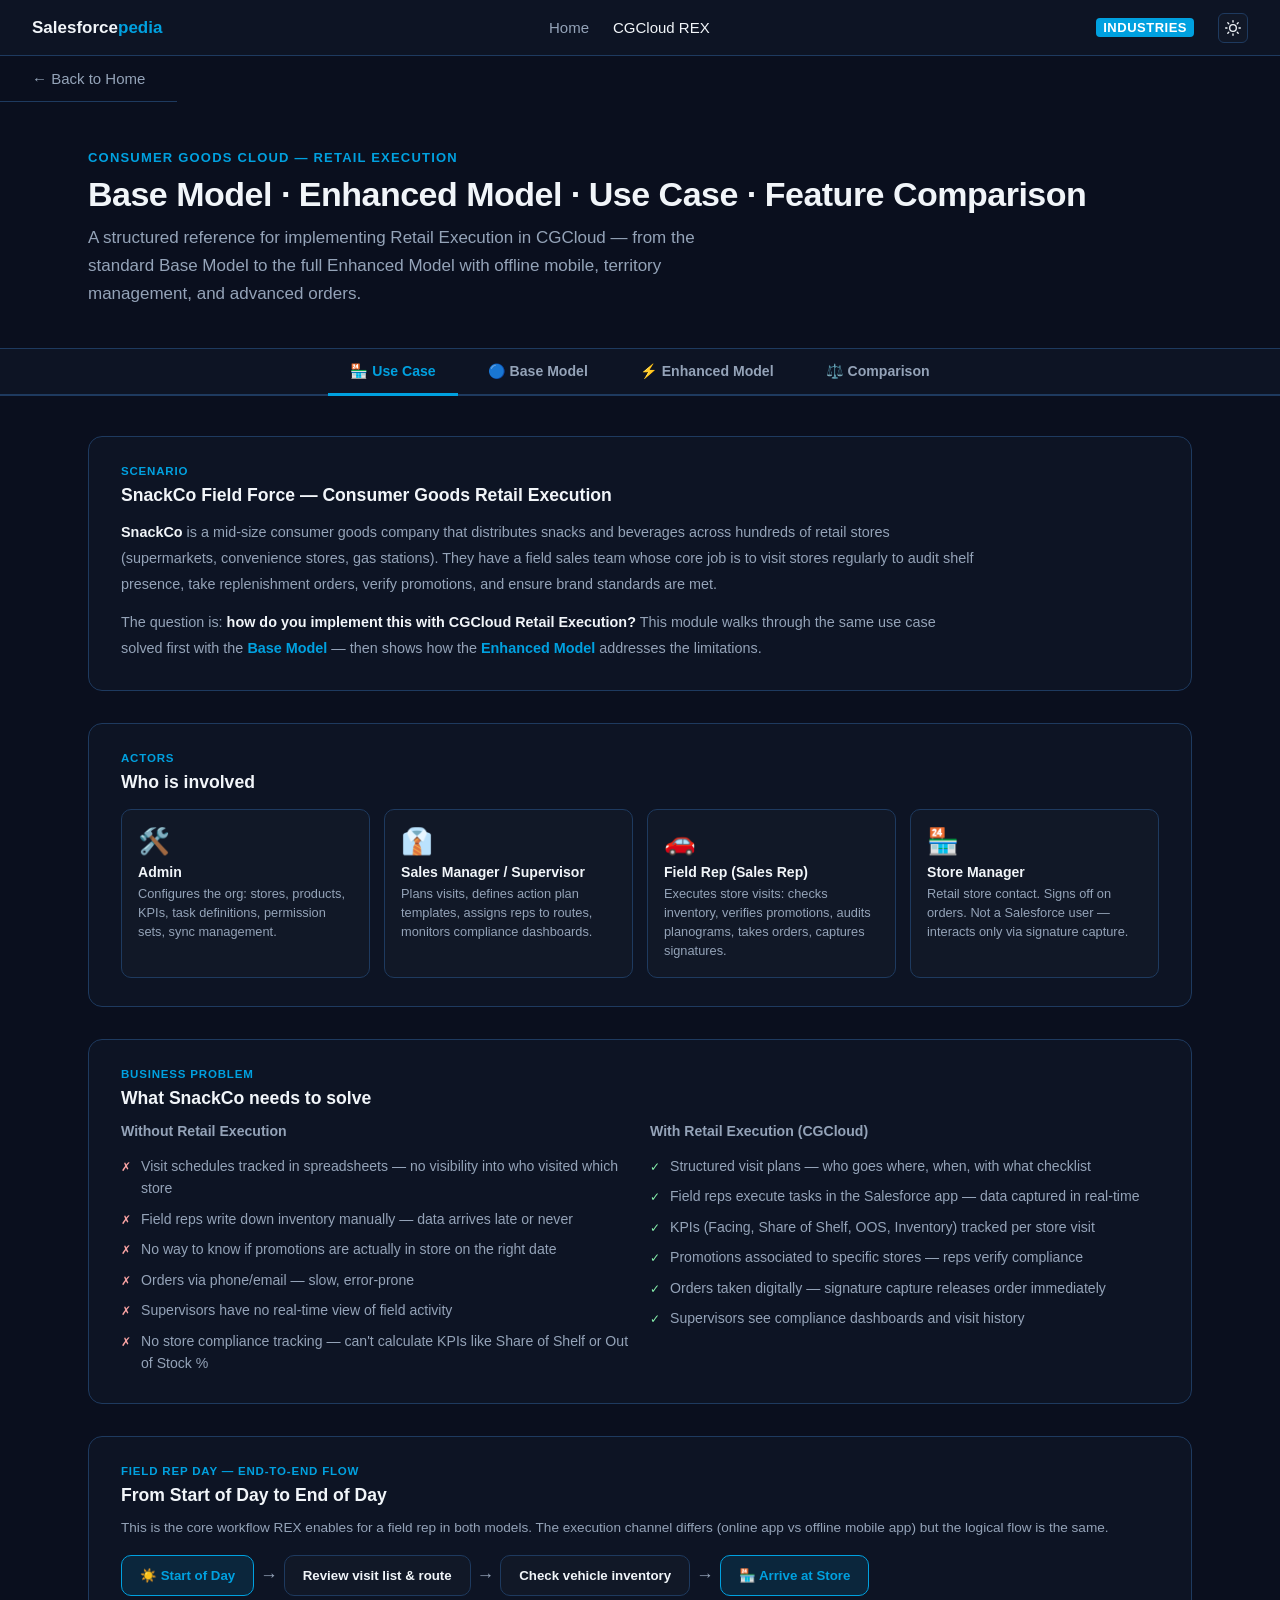
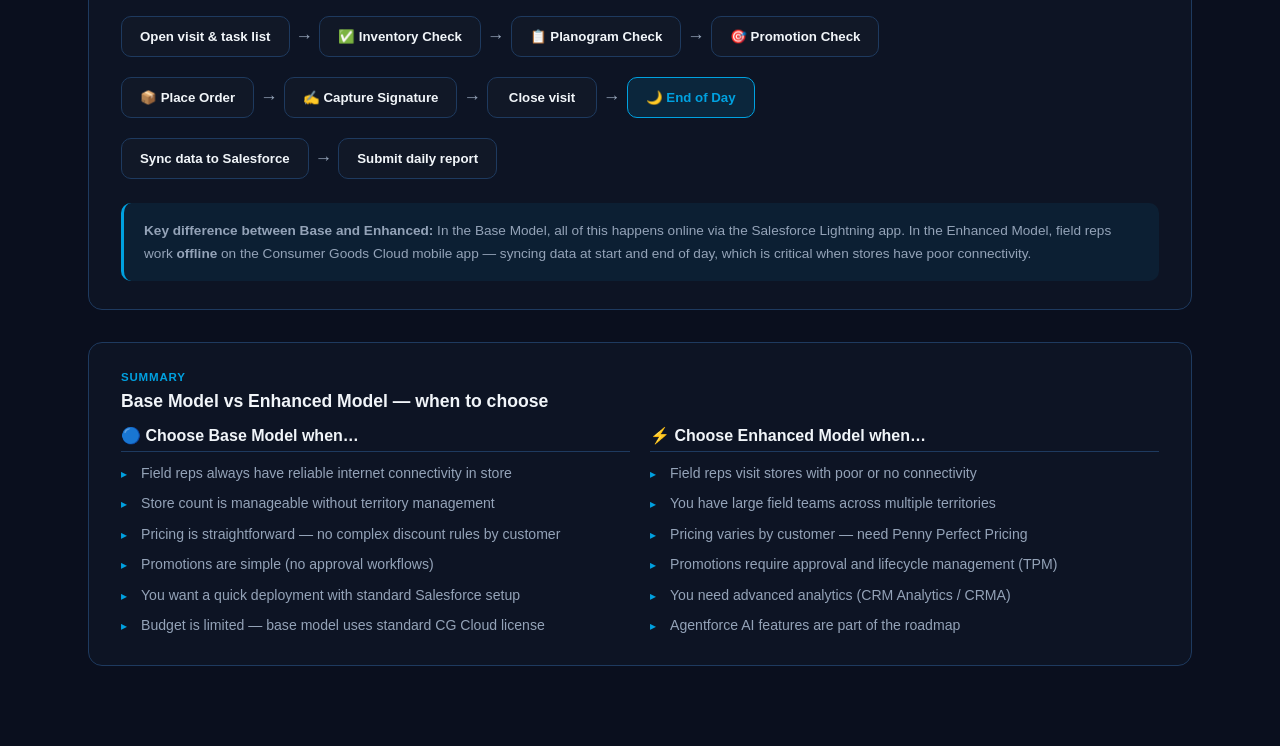
<file: cgcloud-rex/index.html>
<!DOCTYPE html>
<html lang="en">
<head>
  <meta charset="UTF-8">
  <link rel="icon" href="../assets/favicon.svg" type="image/svg+xml">
  <script src="../js/theme.js"></script>
  <meta name="viewport" content="width=device-width, initial-scale=1.0">
  <title>CGCloud Retail Execution — Salesforcepedia</title>
  <meta name="description" content="Consumer Goods Cloud Retail Execution: Base Model vs Enhanced Model comparison — visit planning, in-store execution, offline mobile, territory management, advanced orders, and Agentforce.">
  <link rel="stylesheet" href="../css/global.css">
  <link rel="stylesheet" href="css/theme.css">
  <script src="../vendor/mermaid/mermaid.min.js"></script>
</head>
<body>

<nav class="site-nav">
  <a href="../index.html" class="brand">Salesforce<span>pedia</span></a>
  <a href="../index.html" class="nav-link">Home</a>
  <a href="#" class="nav-link active">CGCloud REX</a>
  <span class="badge">INDUSTRIES</span>
  <button class="theme-toggle" onclick="toggleTheme()" aria-label="Toggle theme"></button>
</nav>

<a href="../index.html" class="back-link">← Back to Home</a>

<div class="page-hero" style="padding-left:0;padding-right:0;">
  <div style="max-width:1200px;margin:0 auto;padding:0 48px;">
    <div class="eyebrow">Consumer Goods Cloud — Retail Execution</div>
    <h1>Base Model · Enhanced Model · Use Case · Feature Comparison</h1>
    <p>A structured reference for implementing Retail Execution in CGCloud — from the standard Base Model to the full Enhanced Model with offline mobile, territory management, and advanced orders.</p>
  </div>
</div>

<!-- Tab bar -->
<div class="tab-bar">
  <button class="tab-btn active" onclick="switchTab('usecase', this)">🏪 Use Case</button>
  <button class="tab-btn" onclick="switchTab('base', this)">🔵 Base Model</button>
  <button class="tab-btn" onclick="switchTab('enhanced', this)">⚡ Enhanced Model</button>
  <button class="tab-btn" onclick="switchTab('compare', this)">⚖️ Comparison</button>
</div>

<!-- ══════════════════════════════════════════════
     TAB 1: USE CASE
     ══════════════════════════════════════════════ -->
<div id="tab-usecase" class="tab-panel active">
  <div class="content-wrap">

    <!-- Scenario intro -->
    <div class="card">
      <div class="section-label">Scenario</div>
      <h2 class="card-title">SnackCo Field Force — Consumer Goods Retail Execution</h2>
      <p style="font-size:0.9rem;color:var(--muted);line-height:1.8;max-width:860px;">
        <strong style="color:var(--text);">SnackCo</strong> is a mid-size consumer goods company that distributes snacks and beverages across hundreds of retail stores (supermarkets, convenience stores, gas stations). They have a field sales team whose core job is to visit stores regularly to audit shelf presence, take replenishment orders, verify promotions, and ensure brand standards are met.
      </p>
      <p style="font-size:0.9rem;color:var(--muted);line-height:1.8;max-width:860px;margin-top:12px;">
        The question is: <strong style="color:var(--text);">how do you implement this with CGCloud Retail Execution?</strong> This module walks through the same use case solved first with the <strong style="color:var(--accent);">Base Model</strong> — then shows how the <strong style="color:var(--accent);">Enhanced Model</strong> addresses the limitations.
      </p>
    </div>

    <!-- Actors -->
    <div class="card">
      <div class="section-label">Actors</div>
      <h2 class="card-title" style="margin-bottom:4px;">Who is involved</h2>
      <div class="actor-grid">
        <div class="actor-card">
          <div class="actor-icon">🛠️</div>
          <div class="actor-name">Admin</div>
          <div class="actor-desc">Configures the org: stores, products, KPIs, task definitions, permission sets, sync management.</div>
        </div>
        <div class="actor-card">
          <div class="actor-icon">👔</div>
          <div class="actor-name">Sales Manager / Supervisor</div>
          <div class="actor-desc">Plans visits, defines action plan templates, assigns reps to routes, monitors compliance dashboards.</div>
        </div>
        <div class="actor-card">
          <div class="actor-icon">🚗</div>
          <div class="actor-name">Field Rep (Sales Rep)</div>
          <div class="actor-desc">Executes store visits: checks inventory, verifies promotions, audits planograms, takes orders, captures signatures.</div>
        </div>
        <div class="actor-card">
          <div class="actor-icon">🏪</div>
          <div class="actor-name">Store Manager</div>
          <div class="actor-desc">Retail store contact. Signs off on orders. Not a Salesforce user — interacts only via signature capture.</div>
        </div>
      </div>
    </div>

    <!-- Business problem -->
    <div class="card">
      <div class="section-label">Business Problem</div>
      <h2 class="card-title">What SnackCo needs to solve</h2>
      <div class="two-col">
        <div>
          <div class="sub-heading" style="border:none;margin-top:0;font-size:0.88rem;color:var(--muted);font-weight:600;">Without Retail Execution</div>
          <ul class="limit-list">
            <li>Visit schedules tracked in spreadsheets — no visibility into who visited which store</li>
            <li>Field reps write down inventory manually — data arrives late or never</li>
            <li>No way to know if promotions are actually in store on the right date</li>
            <li>Orders via phone/email — slow, error-prone</li>
            <li>Supervisors have no real-time view of field activity</li>
            <li>No store compliance tracking — can't calculate KPIs like Share of Shelf or Out of Stock %</li>
          </ul>
        </div>
        <div>
          <div class="sub-heading" style="border:none;margin-top:0;font-size:0.88rem;color:var(--muted);font-weight:600;">With Retail Execution (CGCloud)</div>
          <ul class="addon-list">
            <li>Structured visit plans — who goes where, when, with what checklist</li>
            <li>Field reps execute tasks in the Salesforce app — data captured in real-time</li>
            <li>KPIs (Facing, Share of Shelf, OOS, Inventory) tracked per store visit</li>
            <li>Promotions associated to specific stores — reps verify compliance</li>
            <li>Orders taken digitally — signature capture releases order immediately</li>
            <li>Supervisors see compliance dashboards and visit history</li>
          </ul>
        </div>
      </div>
    </div>

    <!-- Field rep day flow -->
    <div class="card">
      <div class="section-label">Field Rep Day — End-to-End Flow</div>
      <h2 class="card-title">From Start of Day to End of Day</h2>
      <p style="font-size:0.85rem;color:var(--muted);margin-bottom:20px;">This is the core workflow REX enables for a field rep in both models. The execution channel differs (online app vs offline mobile app) but the logical flow is the same.</p>

      <div class="flow-row">
        <div class="flow-step accent">☀️ Start of Day</div>
        <div class="flow-arrow">→</div>
        <div class="flow-step">Review visit list &amp; route</div>
        <div class="flow-arrow">→</div>
        <div class="flow-step">Check vehicle inventory</div>
        <div class="flow-arrow">→</div>
        <div class="flow-step accent">🏪 Arrive at Store</div>
      </div>

      <div class="flow-row" style="margin-top:0;">
        <div class="flow-step">Open visit &amp; task list</div>
        <div class="flow-arrow">→</div>
        <div class="flow-step">✅ Inventory Check</div>
        <div class="flow-arrow">→</div>
        <div class="flow-step">📋 Planogram Check</div>
        <div class="flow-arrow">→</div>
        <div class="flow-step">🎯 Promotion Check</div>
      </div>

      <div class="flow-row" style="margin-top:0;">
        <div class="flow-step">📦 Place Order</div>
        <div class="flow-arrow">→</div>
        <div class="flow-step">✍️ Capture Signature</div>
        <div class="flow-arrow">→</div>
        <div class="flow-step">Close visit</div>
        <div class="flow-arrow">→</div>
        <div class="flow-step accent">🌙 End of Day</div>
      </div>

      <div class="flow-row" style="margin-top:0;">
        <div class="flow-step">Sync data to Salesforce</div>
        <div class="flow-arrow">→</div>
        <div class="flow-step">Submit daily report</div>
      </div>

      <div class="callout info" style="margin-top:24px;">
        <strong>Key difference between Base and Enhanced:</strong> In the Base Model, all of this happens online via the Salesforce Lightning app. In the Enhanced Model, field reps work <strong>offline</strong> on the Consumer Goods Cloud mobile app — syncing data at start and end of day, which is critical when stores have poor connectivity.
      </div>
    </div>

    <!-- What each model solves -->
    <div class="card">
      <div class="section-label">Summary</div>
      <h2 class="card-title">Base Model vs Enhanced Model — when to choose</h2>
      <div class="two-col">
        <div>
          <div class="sub-heading" style="margin-top:0;">🔵 Choose Base Model when…</div>
          <ul class="feature-list">
            <li>Field reps always have reliable internet connectivity in store</li>
            <li>Store count is manageable without territory management</li>
            <li>Pricing is straightforward — no complex discount rules by customer</li>
            <li>Promotions are simple (no approval workflows)</li>
            <li>You want a quick deployment with standard Salesforce setup</li>
            <li>Budget is limited — base model uses standard CG Cloud license</li>
          </ul>
        </div>
        <div>
          <div class="sub-heading" style="margin-top:0;">⚡ Choose Enhanced Model when…</div>
          <ul class="feature-list">
            <li>Field reps visit stores with poor or no connectivity</li>
            <li>You have large field teams across multiple territories</li>
            <li>Pricing varies by customer — need Penny Perfect Pricing</li>
            <li>Promotions require approval and lifecycle management (TPM)</li>
            <li>You need advanced analytics (CRM Analytics / CRMA)</li>
            <li>Agentforce AI features are part of the roadmap</li>
          </ul>
        </div>
      </div>
    </div>

  </div>
</div>

<!-- ══════════════════════════════════════════════
     TAB 2: BASE MODEL
     ══════════════════════════════════════════════ -->
<div id="tab-base" class="tab-panel">
  <div class="content-wrap">

    <div class="card">
      <div class="section-label">Base Model Overview</div>
      <h2 class="card-title">Consumer Goods Cloud — Standard Retail Execution</h2>
      <p style="font-size:0.88rem;color:var(--muted);line-height:1.8;max-width:860px;">
        The Base Model uses the standard CG Cloud data model built on native Salesforce objects. No managed package required beyond the CGCloud license. Field reps use the standard Salesforce mobile app or browser — an active internet connection is required at all times.
      </p>
      <div class="callout info" style="margin-top:16px;">
        Available in: <strong>Professional, Enterprise, and Unlimited</strong> Editions with Consumer Goods Cloud enabled.
      </div>
    </div>

    <!-- Setup: Admin -->
    <div class="card">
      <div class="section-label">Setup — Admin</div>
      <h2 class="card-title">What the Admin configures</h2>

      <div class="sub-heading">1. Store Master Data</div>
      <ul class="feature-list">
        <li><strong style="color:var(--text);">RetailStore</strong> — one record per physical store. Stores billing info, timezone, operating hours, preferred visit windows.</li>
        <li><strong style="color:var(--text);">In-Store Locations</strong> — aisles, endcaps, checkout counters. Each location must be tied to an In-Store Location Category to link it to RSKPIs.</li>
        <li><strong style="color:var(--text);">RetailLocationGroup</strong> — group stores by size, region, or product type. KPIs are defined at the store group level (not individual store).</li>
        <li><strong style="color:var(--text);">Operating Hours + Time Slots</strong> — define business hours and preferred visit windows per store.</li>
      </ul>

      <div class="sub-heading">2. Product Catalog</div>
      <ul class="feature-list">
        <li><strong style="color:var(--text);">Product2</strong> — standard Salesforce Product object. Each product is a SKU.</li>
        <li><strong style="color:var(--text);">StoreProduct</strong> — associates a product to a specific retail store or in-store location.</li>
        <li><strong style="color:var(--text);">Assortment + AssortmentProduct</strong> — define product lists eligible for sale at a store, store group, or account.</li>
        <li><strong style="color:var(--text);">Price Book</strong> — standard Salesforce Price Book stores list prices. Associated to Product2 via Price Book Entry.</li>
      </ul>

      <div class="sub-heading">3. Promotions</div>
      <ul class="feature-list">
        <li><strong style="color:var(--text);">Promotion</strong> — a campaign or targeted promotion to run at retail stores. Has category (advertising, sales promotion, publicity), level (product, product category, none), and method (discounts, displays, sampling).</li>
        <li><strong style="color:var(--text);">PromotionChannel</strong> — associates a promotion to a specific store, store group, or account, with a date range and optional in-store location.</li>
        <li><strong style="color:var(--text);">PromotionProduct / PromotionProductCategory</strong> — ties the promotion to specific SKUs or product categories.</li>
      </ul>

      <div class="sub-heading">4. KPI Framework</div>
      <ul class="feature-list">
        <li><strong style="color:var(--text);">Assessment Indicator Definition (AID)</strong> — defines a KPI metric. Types: Number, Boolean, DateTime, Text, Decimal. KPI types include: Facing, Share of Shelf, Out of Stock, Inventory, Price, Revenue.</li>
        <li><strong style="color:var(--text);">Retail Store KPI (RSKPI)</strong> — links an AID to a store group (not individual store), product/promotion/planogram, and defines the target value. KPIs can't be set at the store level — only at store group level.</li>
        <li><strong style="color:var(--text);">Retail Visit KPI</strong> — auto-created when a field rep captures an actual value during a visit. Stores actual vs target.</li>
      </ul>

      <div class="sub-heading">5. Assessment Task Definitions</div>
      <p style="font-size:0.85rem;color:var(--muted);margin-bottom:10px;">Each task type enables a different in-store activity. An assessment task definition holds name, description, category, and task type.</p>
      <div style="display:grid;grid-template-columns:1fr 1fr;gap:12px;margin-top:4px;">
        <div style="background:var(--surface2);border:1px solid var(--border);border-radius:8px;padding:14px;">
          <div style="font-size:0.8rem;font-weight:700;color:var(--text);margin-bottom:6px;">✅ Inventory Check</div>
          <div style="font-size:0.8rem;color:var(--muted);">Track product availability, facings, share of shelf, OOS status at in-store locations.</div>
        </div>
        <div style="background:var(--surface2);border:1px solid var(--border);border-radius:8px;padding:14px;">
          <div style="font-size:0.8rem;font-weight:700;color:var(--text);margin-bottom:6px;">📋 Planogram Check</div>
          <div style="font-size:0.8rem;color:var(--muted);">Verify shelf layout against reference images. Upload photos from store, compare to planogram.</div>
        </div>
        <div style="background:var(--surface2);border:1px solid var(--border);border-radius:8px;padding:14px;">
          <div style="font-size:0.8rem;font-weight:700;color:var(--text);margin-bottom:6px;">🎯 Promotion Check</div>
          <div style="font-size:0.8rem;color:var(--muted);">Audit current promotions — verify they are in store and ready for upcoming promotions.</div>
        </div>
        <div style="background:var(--surface2);border:1px solid var(--border);border-radius:8px;padding:14px;">
          <div style="font-size:0.8rem;font-weight:700;color:var(--text);margin-bottom:6px;">📦 Order Creation</div>
          <div style="font-size:0.8rem;color:var(--muted);">Reorder previous orders or take fresh orders. Can order all available products, specific assortments, or favorites.</div>
        </div>
        <div style="background:var(--surface2);border:1px solid var(--border);border-radius:8px;padding:14px;">
          <div style="font-size:0.8rem;font-weight:700;color:var(--text);margin-bottom:6px;">📝 In-Store Survey</div>
          <div style="font-size:0.8rem;color:var(--muted);">Conduct surveys with store staff or consumers using Salesforce Feedback Management.</div>
        </div>
        <div style="background:var(--surface2);border:1px solid var(--border);border-radius:8px;padding:14px;">
          <div style="font-size:0.8rem;font-weight:700;color:var(--text);margin-bottom:6px;">🔧 Custom (Other)</div>
          <div style="font-size:0.8rem;color:var(--muted);">Custom tasks built on any Salesforce object with the HasActivities attribute enabled.</div>
        </div>
      </div>

      <div class="sub-heading">6. Action Plan Templates</div>
      <ul class="feature-list">
        <li>Reusable visit checklists — define the ordered list of tasks a rep performs at every visit of a given type.</li>
        <li>Set Target Object = Visit, Action Plan Type = Assessment Execution.</li>
        <li>Add tasks (Inventory Check, Planogram Check, etc.) with Is Required flag and Display Order.</li>
        <li>Must be Published before use — published templates cannot be edited.</li>
        <li>One Action Plan Template can be associated to multiple visits. You can add multiple Inventory Check, Planogram Check, and Promotion Check tasks, but only one Order Creation or In-Store Survey per template.</li>
      </ul>
    </div>

    <!-- Planning: Supervisor -->
    <div class="card">
      <div class="section-label">Visit Planning — Supervisor / Sales Manager</div>
      <h2 class="card-title">How visits are planned in the Base Model</h2>
      <ul class="feature-list">
        <li>Create visits manually in Salesforce Lightning — one by one, or in bulk using the Retail Execution app.</li>
        <li>Assign the field rep and the Action Plan Template to each visit.</li>
        <li>Associate the visit to a specific RetailStore.</li>
        <li>Set the scheduled date and time window.</li>
        <li>Optional: use <strong style="color:var(--text);">Einstein Visit Recommendations</strong> (basic) — requires setup and configuration to suggest which stores to prioritize.</li>
      </ul>
      <div class="callout warn">
        <strong>Base Model limitation:</strong> There is no territory management. Supervisors must manually assign reps to stores. For large teams with hundreds of stores, this becomes a significant operational overhead.
      </div>
    </div>

    <!-- Execution: Field Rep -->
    <div class="card">
      <div class="section-label">Visit Execution — Field Rep</div>
      <h2 class="card-title">How field reps execute visits in the Base Model</h2>
      <ul class="feature-list">
        <li>Opens the Salesforce mobile app (Lightning) — <strong style="color:var(--text);">requires active internet connection.</strong></li>
        <li>Navigates to their visit list — sees today's scheduled stores.</li>
        <li>Opens a visit → sees the ordered task list from the Action Plan Template.</li>
        <li>Executes tasks in order: Inventory Check (captures facings, OOS, Share of Shelf) → Planogram Check (photo comparison) → Promotion Check → Place Order.</li>
        <li>Captures actual KPI values — system generates Retail Visit KPI records against the store group targets.</li>
        <li>Captures digital signature from store manager to release the order.</li>
        <li>Closes the visit — data is immediately available in Salesforce.</li>
      </ul>
      <div class="callout warn">
        <strong>Base Model limitation:</strong> If the store has poor or no internet connectivity (common in many retail environments), the field rep cannot use the app. There is no offline capability in the Base Model.
      </div>
    </div>

    <!-- Limitations -->
    <div class="card">
      <div class="section-label">Limitations</div>
      <h2 class="card-title">What the Base Model cannot do</h2>
      <ul class="limit-list">
        <li><strong style="color:var(--text);">No offline mobile app</strong> — field reps must have internet access at all times in store.</li>
        <li><strong style="color:var(--text);">No territory management</strong> — no Org Units, no Sales Org segmentation, no automatic rep-to-store assignments.</li>
        <li><strong style="color:var(--text);">No advanced orders</strong> — no Penny Perfect Pricing, no listing modules, no authorization lists. All customers see the same price book.</li>
        <li><strong style="color:var(--text);">No Advanced Promotions (TPM)</strong> — promotions have no lifecycle (no Planning → ForApproval → Committed phases), no lock status, no tactic management.</li>
        <li><strong style="color:var(--text);">No master data management from mobile</strong> — reps can view customer master data but cannot edit it. No customer templates or product templates.</li>
        <li><strong style="color:var(--text);">No CRM Analytics</strong> — no pre-built compliance dashboards, no store-level performance analytics out of the box.</li>
        <li><strong style="color:var(--text);">No Agentforce integration</strong> — no AI-generated visit insights, no automated visit creation, no product/promotion suggestions.</li>
        <li><strong style="color:var(--text);">No VS Code Modeler customization</strong> — mobile app UI customization via Design Contracts not available in base model workflow.</li>
        <li><strong style="color:var(--text);">No GPS tracking on visits</strong> — GPS tracking is only available for advanced (template-based) visits in the Enhanced Model.</li>
      </ul>
    </div>

    <!-- Data model -->
    <div class="card">
      <div class="section-label">Data Model</div>
      <h2 class="card-title">Core objects in the Base Model</h2>
      <div class="pill-wrap">
        <span class="pill">Account</span>
        <span class="pill">RetailStore</span>
        <span class="pill">RetailLocationGroup</span>
        <span class="pill">InStoreLocation</span>
        <span class="pill">OperatingHours</span>
        <span class="pill">Product2</span>
        <span class="pill">StoreProduct</span>
        <span class="pill">Assortment</span>
        <span class="pill">AssortmentProduct</span>
        <span class="pill">StoreAssortment</span>
        <span class="pill">Promotion</span>
        <span class="pill">PromotionChannel</span>
        <span class="pill">PromotionProduct</span>
        <span class="pill">AssessmentIndicatorDefinition</span>
        <span class="pill">RetailStoreKpi</span>
        <span class="pill">RetailVisitKpi</span>
        <span class="pill">AssessmentTaskDefinition</span>
        <span class="pill">AssessmentTask</span>
        <span class="pill">ActionPlanTemplate</span>
        <span class="pill">StoreActionPlanTemplate</span>
        <span class="pill">Visit</span>
        <span class="pill">DeliveryTask</span>
        <span class="pill">Shipment</span>
        <span class="pill">ProductItem</span>
        <span class="pill">ProductTransfer</span>
      </div>
    </div>

    <!-- Base Model Diagram -->
    <div class="card">
      <div class="section-label">Entity Diagram — Base Model</div>
      <h2 class="card-title">Key objects and relationships</h2>
      <p style="font-size:0.85rem;color:var(--muted);margin-bottom:20px;">Core objects grouped by process: store master data, product catalog, visit execution, and KPI framework.</p>
      <div id="diagram-base" class="mermaid"></div>
    </div>

  </div>
</div>

<!-- ══════════════════════════════════════════════
     TAB 3: ENHANCED MODEL
     ══════════════════════════════════════════════ -->
<div id="tab-enhanced" class="tab-panel">
  <div class="content-wrap">

    <div class="card">
      <div class="section-label">Enhanced Model Overview</div>
      <h2 class="card-title">Consumer Goods Cloud — Advanced Retail Execution</h2>
      <p style="font-size:0.88rem;color:var(--muted);line-height:1.8;max-width:860px;">
        The Enhanced Model adds the Consumer Goods Cloud <strong style="color:var(--text);">managed package</strong> on top of the base configuration. It introduces a new data model layer (harmonized objects + side-by-side objects), unlocking offline mobile, territory management, advanced orders, advanced promotions, and AI capabilities.
      </p>
      <div class="callout info">
        Requires: <strong>Enterprise or Unlimited</strong> Edition with Consumer Goods Cloud managed package installed. Available starting Spring '22. The base model and enhanced model can coexist — the existing UI flow (base) continues to work alongside the new UI flow.
      </div>
    </div>

    <!-- Territory management -->
    <div class="card">
      <div class="section-label">What's new: Territory Management</div>
      <h2 class="card-title">Org Units, Sales Orgs, and Multi-Market</h2>
      <ul class="feature-list">
        <li><strong style="color:var(--text);">Org Units and Org Unit Hierarchies</strong> — model your sales organization structure (Country → Region → District → Team). Each org unit maps to a set of customers and reps.</li>
        <li><strong style="color:var(--text);">Multi-Market with Sales Orgs</strong> — use separate Sales Orgs to segregate data and configure different business processes for different markets (e.g., different countries or brands).</li>
        <li><strong style="color:var(--text);">Automatic rep-to-customer assignment</strong> — instead of manual visit creation per store, the system assigns reps to their territory's customers (accounts) automatically.</li>
        <li><strong style="color:var(--text);">Substitute assignment</strong> — when a rep is absent, assign a substitute who inherits the same customer (account) assignments and visits temporarily.</li>
        <li><strong style="color:var(--text);">Team Supervisors</strong> — supervisors have role-based visibility into their team's daily activities, visits, and KPI performance.</li>
      </ul>
    </div>

    <!-- Master Data Management -->
    <div class="card">
      <div class="section-label">What's new: Master Data Management</div>
      <h2 class="card-title">Customer and Product Data — editable from mobile</h2>
      <ul class="feature-list">
        <li><strong style="color:var(--text);">Customer Templates</strong> — standardize the data model for customer records. Ensures consistency across all customer (account) records.</li>
        <li><strong style="color:var(--text);">Customer Records with Roles</strong> — customers (accounts) can have roles like Orderer, defining who is authorized to place orders at that account.</li>
        <li><strong style="color:var(--text);">Customer Sets and Grouping</strong> — group customers for targeted business processes, promotions, or reporting.</li>
        <li><strong style="color:var(--text);">Time-dependent account and product hierarchies</strong> — account and product structures can change over time with effective dates, keeping historical accuracy.</li>
        <li><strong style="color:var(--text);">Product Templates</strong> — standardize product data. Field reps can view and edit customer master data from the offline mobile app (not just view-only as in Base).</li>
        <li><strong style="color:var(--text);">Editable from mobile</strong> — the new UI flow in the offline app lets reps update customer master data in the field, syncing back to Salesforce at end of day.</li>
      </ul>
    </div>

    <!-- Advanced Orders -->
    <div class="card">
      <div class="section-label">What's new: Advanced Orders</div>
      <h2 class="card-title">Penny Perfect Pricing, Listing Modules, Barcode Scanning</h2>
      <ul class="feature-list">
        <li><strong style="color:var(--text);">Penny Perfect Pricing</strong> — calculates exact prices and discounts per customer at order time. Accounts for customer-specific price lists, volume discounts, and promotional pricing — no rounding errors.</li>
        <li><strong style="color:var(--text);">Authorization Lists + Listing Modules</strong> — controls which SKUs are authorized for each customer. A rep can only order products that are listed for that specific account. Eliminates unauthorized orders.</li>
        <li><strong style="color:var(--text);">Flexible product unit of measures</strong> — products can have multiple units of measure (case, pallet, individual unit) with automatic conversion at order time.</li>
        <li><strong style="color:var(--text);">Barcode scanning (offline app)</strong> — reps scan product barcodes to quickly add items to an order. No manual product lookup needed.</li>
        <li><strong style="color:var(--text);">Advanced order templates</strong> — reusable order templates with quantity rounding rules and pre-configured product selections.</li>
        <li><strong style="color:var(--text);">Sales Folder</strong> — enhances the sales pitch with promotional materials shown during the order-taking process in the mobile app.</li>
      </ul>
    </div>

    <!-- Advanced Promotions (TPM) -->
    <div class="card">
      <div class="section-label">What's new: Advanced Promotions (TPM)</div>
      <h2 class="card-title">Trade Promotion Management — Lifecycle and Approvals</h2>
      <ul class="feature-list">
        <li><strong style="color:var(--text);">Promotion lifecycle phases</strong> — promotions move through phases: Planning → ForApproval → Committed. Each phase can trigger lock rules preventing edits or deletion.</li>
        <li><strong style="color:var(--text);">Promotion Lock Status</strong> — configure which phases lock the promotion from modification (RE_Promotion_Lock_Status Custom Setting). Prevents accidental changes to committed promotions.</li>
        <li><strong style="color:var(--text);">Tactics and Tactic Products</strong> — break a promotion into individual tactics (display, sampling, price reduction) each with their own products and targets.</li>
        <li><strong style="color:var(--text);">Copy Promotion</strong> — copy a successful promotion's slogan, products, and tactics to a new promotion for another customer or period, with a new anchor customer and in-store date.</li>
        <li><strong style="color:var(--text);">Promotion Planning for KAM</strong> — Key Account Managers plan and commit promotions per account, with visibility into spend, ROI, and execution compliance.</li>
      </ul>
    </div>

    <!-- Offline Mobile App -->
    <div class="card">
      <div class="section-label">What's new: Offline Mobile App</div>
      <h2 class="card-title">Consumer Goods Cloud Offline Mobile App — work without internet</h2>
      <p style="font-size:0.88rem;color:var(--muted);line-height:1.8;margin-bottom:16px;">
        The CG Cloud Offline Mobile App is the cornerstone capability of the Enhanced Model. Field reps download their data at the start of day (sync), work completely offline in store, then sync again at end of day.
      </p>
      <ul class="feature-list">
        <li><strong style="color:var(--text);">Start-of-Day sync</strong> — app downloads visits, customer data, products, promotions, and task lists for the day.</li>
        <li><strong style="color:var(--text);">End-of-Day sync</strong> — app uploads all captured data (KPIs, orders, survey responses, photos) to Salesforce.</li>
        <li><strong style="color:var(--text);">New UI flow</strong> — offline app has a new experience supporting: offline visit planning, advanced orders, sales folder, mobile links, CRM Analytics integration, editable master data, and personal settings.</li>
        <li><strong style="color:var(--text);">Advanced Visits (template-based)</strong> — created using job templates. Supports different visit types (audit, sales, delivery). GPS tracking enabled on advanced visits.</li>
        <li><strong style="color:var(--text);">Map-based visit creation</strong> — supervisors and reps can create visits by selecting accounts (customers) on a map. Salesforce Maps integration.</li>
        <li><strong style="color:var(--text);">Trip Lists</strong> — optimized daily routes. Supervisor creates a trip list (ordered account sequence), rep follows the route on the mobile app.</li>
        <li><strong style="color:var(--text);">Create Visits from Job Lists</strong> — auto-create visits from predefined job lists, reducing manual planning effort.</li>
        <li><strong style="color:var(--text);">Barcode scan to create visits</strong> — scan a store barcode to instantly create a visit for that store.</li>
      </ul>
      <div class="sub-heading">Sync Management</div>
      <ul class="feature-list">
        <li>Sync Management app (Admin) — configures what data is included in each sync: business data, workflow-specific data, Runtime Artifacts, and metadata.</li>
        <li>Checks for updates to the mobile app itself and transfers them automatically.</li>
        <li>Controls sync frequency and conflict resolution strategy.</li>
      </ul>
    </div>

    <!-- Advanced Visits -->
    <div class="card">
      <div class="section-label">What's new: Advanced Visit Planning</div>
      <h2 class="card-title">Job Templates, Trip Lists, and Activity Templates</h2>
      <div class="two-col">
        <div>
          <div class="sub-heading" style="margin-top:0;">Job Templates &amp; Job Definitions</div>
          <ul class="feature-list">
            <li>Job Template = visit type definition (e.g., "Standard Audit Visit", "New Product Launch Visit")</li>
            <li>Job Definition Template = the specific tasks associated to a job type</li>
            <li>Activity Templates = individual activity scripts within a job</li>
            <li>Assign Job Definition Templates to Activity Templates for modular task composition</li>
          </ul>
        </div>
        <div>
          <div class="sub-heading" style="margin-top:0;">Customer Tasks</div>
          <ul class="feature-list">
            <li>Customer Task Templates — simple, ad-hoc tasks like "meet store manager" or "check refrigerator temperature"</li>
            <li>Not tied to Action Plan Templates — more flexible for one-off activities</li>
            <li>Supervisor creates templates, reps create tasks from them during a visit</li>
          </ul>
        </div>
      </div>
    </div>

    <!-- CRM Analytics -->
    <div class="card">
      <div class="section-label">What's new: Analytics</div>
      <h2 class="card-title">CRM Analytics for Consumer Goods</h2>
      <div class="two-col">
        <div>
          <div class="sub-heading" style="margin-top:0;">Standard Analytics (Store-Level)</div>
          <ul class="feature-list">
            <li>Pre-built dashboards: visit compliance, inventory performance, promotion execution</li>
            <li>KPIs: Avg Facing Compliance, Avg Out-of-Stock %, Avg Share of Shelf, Avg Price Compliance</li>
            <li>Sales manager view: identify stores at risk, maximize rep effectiveness</li>
            <li>Field rep view: store-level insights on visits, sales, compliance, top-selling products</li>
            <li>Live reporting embedded directly in the mobile app</li>
          </ul>
        </div>
        <div>
          <div class="sub-heading" style="margin-top:0;">Advanced Analytics (Account-Level)</div>
          <ul class="feature-list">
            <li>Advanced Data Model analytics — account-level insights instead of just store-level</li>
            <li>Account compliance across all stores under an account</li>
            <li>Sales folder performance tracking</li>
            <li>Pre-aggregated data for large-scale reporting without live queries</li>
            <li>Requires: Analytics for Consumer Goods - Advanced Data Model setup</li>
          </ul>
        </div>
      </div>
    </div>

    <!-- Agentforce -->
    <div class="card">
      <div class="section-label">What's new: AI Features</div>
      <h2 class="card-title">Agentforce for Retail Execution + Einstein AI</h2>
      <div class="two-col">
        <div>
          <div class="sub-heading" style="margin-top:0;">Agentforce for Retail Execution</div>
          <ul class="feature-list">
            <li>Agents run on the Consumer Goods Cloud mobile and desktop apps</li>
            <li>Generate account and visit insights automatically before a visit</li>
            <li>Suggest which products and promotions to highlight for a specific account</li>
            <li>Automatically create visits based on patterns and recommendations</li>
            <li>Streamline key tasks via natural language in the mobile app</li>
          </ul>
        </div>
        <div>
          <div class="sub-heading" style="margin-top:0;">Einstein Generative AI</div>
          <ul class="feature-list">
            <li>Comprehensive account performance evaluations via Einstein Quick Insights</li>
            <li>Inventory deviation detection and explanations</li>
            <li>AI-generated asset summaries and service reviews</li>
            <li>Draft customer emails and appointment summaries</li>
            <li>Handle asset service actions (generate quotes)</li>
          </ul>
        </div>
      </div>
      <div class="sub-heading">Einstein Visit Recommendations</div>
      <ul class="feature-list">
        <li>Assists sales managers and field reps in identifying which accounts to prioritize for field visits</li>
        <li>Analyzes visit history, KPI trends, and sales data to surface high-priority accounts</li>
        <li>Enhances efficiency by focusing field time on accounts with the most business impact</li>
        <li>Requires setup and scheduling via the Visit Recommendations configuration</li>
      </ul>
    </div>

    <!-- Asset Management -->
    <div class="card">
      <div class="section-label">What's new: Asset Management</div>
      <h2 class="card-title">Assets, Audits, and AI Summaries</h2>
      <ul class="feature-list">
        <li><strong style="color:var(--text);">Asset Templates</strong> — define standard asset types (refrigerators, display units, vending machines) with expected service intervals and audit criteria.</li>
        <li><strong style="color:var(--text);">Assets</strong> — individual asset records placed at specific stores or in-store locations. Tracked via serial number, condition, and maintenance history.</li>
        <li><strong style="color:var(--text);">Asset Audits</strong> — field reps audit assets during visits: verify condition, temperature, stocking levels, branding compliance.</li>
        <li><strong style="color:var(--text);">AI-generated summaries</strong> — Einstein Generative AI produces natural language summaries of asset condition and service history for field reps and supervisors.</li>
        <li><strong style="color:var(--text);">Telematics data</strong> — integrate asset telemetry (e.g., refrigerator temperature sensors) for proactive service alerts.</li>
      </ul>
    </div>

    <!-- Data model -->
    <div class="card">
      <div class="section-label">Data Model</div>
      <h2 class="card-title">Additional objects in the Enhanced Model</h2>
      <p style="font-size:0.85rem;color:var(--muted);margin-bottom:14px;">All Base Model objects plus the following (green = Enhanced-only):</p>
      <div class="pill-wrap">
        <span class="pill new">OrgUnit</span>
        <span class="pill new">OrgUnitHierarchy</span>
        <span class="pill new">SalesOrg</span>
        <span class="pill new">CustomerTemplate</span>
        <span class="pill new">CustomerSet</span>
        <span class="pill new">AuthorizationList</span>
        <span class="pill new">ListingModule</span>
        <span class="pill new">AdvancedOrder</span>
        <span class="pill new">OrderTemplate</span>
        <span class="pill new">AdvancedPromotion</span>
        <span class="pill new">PromotionTactic</span>
        <span class="pill new">JobTemplate</span>
        <span class="pill new">JobDefinitionTemplate</span>
        <span class="pill new">ActivityTemplate</span>
        <span class="pill new">CustomerTask</span>
        <span class="pill new">CustomerTaskTemplate</span>
        <span class="pill new">TripList</span>
        <span class="pill new">Asset (CG)</span>
        <span class="pill new">AssetTemplate</span>
        <span class="pill">Shipment</span>
        <span class="pill">ProductItem</span>
        <span class="pill">ProductTransfer</span>
      </div>
    </div>

    <!-- Enhanced Model Diagram -->
    <div class="card">
      <div class="section-label">Entity Diagram — Enhanced Model</div>
      <h2 class="card-title">New objects and how they connect to the base layer</h2>
      <p style="font-size:0.85rem;color:var(--muted);margin-bottom:20px;">Shows Enhanced-only objects (territory, advanced orders, advanced promotions, offline visits) and how they extend the base model relationships.</p>
      <div id="diagram-enhanced" class="mermaid"></div>
    </div>

  </div>
</div>

<!-- ══════════════════════════════════════════════
     TAB 4: COMPARISON
     ══════════════════════════════════════════════ -->
<div id="tab-compare" class="tab-panel">
  <div class="content-wrap">

    <!-- ── Conceptual Architecture Overview ── -->
    <div class="card">
      <div class="section-label">Conceptual Architecture</div>
      <h2 class="card-title">Data Architecture: Base vs Enhanced</h2>
      <p style="font-size:0.85rem;color:var(--muted);margin-bottom:20px;">
        Side-by-side overview of both data models organized by functional domain. <span style="color:var(--green);font-weight:700;">Green</span> = Enhanced-only objects (requires managed package).
      </p>

      <div class="arch-diagram">

        <!-- ════ BASE MODEL column ════ -->
        <div class="arch-col">
          <div class="arch-col-header arch-col-base">🔵 Base Model</div>

          <!-- Store Management -->
          <div class="arch-domain domain-stores">
            <div class="arch-domain-title">🏪 Store Management</div>
            <div class="arch-obj"><span class="arch-card arch-card-sf">Account</span></div>
            <div class="arch-obj child"><span class="arch-rel">1:N →</span><span class="arch-card arch-card-base">RetailStore</span></div>
            <div class="arch-obj child2"><span class="arch-rel">→</span><span class="arch-card arch-card-base">RetailLocationGroup</span></div>
            <div class="arch-obj child2"><span class="arch-rel">→</span><span class="arch-card arch-card-base">InStoreLocation</span></div>
            <div class="arch-obj" style="margin-top:8px;"><span class="arch-card arch-card-sf">Product2</span></div>
            <div class="arch-obj child"><span class="arch-rel">→</span><span class="arch-card arch-card-base">StoreProduct</span><span class="arch-obj-muted">(→ RetailStore)</span></div>
            <div class="arch-obj" style="margin-top:8px;"><span class="arch-card arch-card-base">Assortment</span></div>
            <div class="arch-obj child"><span class="arch-rel">→</span><span class="arch-card arch-card-base">StoreAssortment</span><span class="arch-obj-muted">(→ RetailStore)</span></div>
          </div>

          <!-- Visit Execution -->
          <div class="arch-domain domain-visits">
            <div class="arch-domain-title">📋 Visit Execution</div>
            <div class="arch-obj"><span class="arch-card arch-card-sf">ActionPlanTemplate</span></div>
            <div class="arch-obj child"><span class="arch-rel">→</span><span class="arch-card arch-card-base">AssessmentTaskDefinition</span></div>
            <div class="arch-obj child2"><span class="arch-rel">→</span><span class="arch-card arch-card-base">AssessmentTaskIndDef</span></div>
            <div class="arch-obj" style="margin-top:8px;"><span class="arch-card arch-card-base">Visit</span><span class="arch-obj-muted">(→ RetailStore)</span></div>
            <div class="arch-obj child"><span class="arch-rel">1:N →</span><span class="arch-card arch-card-base">AssessmentTask</span></div>
            <div class="arch-obj child2"><span class="arch-rel">→</span><span class="arch-card arch-card-base">RetailVisitKpi</span></div>
            <div class="arch-obj" style="margin-top:8px;"><span class="arch-card arch-card-base">AssessmentIndicatorDef</span></div>
            <div class="arch-obj child"><span class="arch-rel">→</span><span class="arch-card arch-card-base">RetailStoreKpi</span><span class="arch-obj-muted">(→ RLG)</span></div>
            <div class="arch-obj" style="margin-top:8px;"><span class="arch-card arch-card-base">Promotion</span></div>
            <div class="arch-obj child"><span class="arch-rel">→</span><span class="arch-card arch-card-base">PromotionChannel</span><span class="arch-obj-muted">(→ RetailStore)</span></div>
          </div>

          <!-- Orders -->
          <div class="arch-domain domain-orders">
            <div class="arch-domain-title">🛒 Orders</div>
            <div class="arch-obj"><span class="arch-card arch-card-sf">Order</span><span class="arch-obj-muted">(→ Account)</span></div>
            <div class="arch-obj child"><span class="arch-rel">1:N →</span><span class="arch-card arch-card-sf">OrderItem</span></div>
            <div class="arch-obj child2"><span class="arch-rel">→</span><span class="arch-card arch-card-sf">Product2</span></div>
            <div class="arch-obj" style="margin-top:8px;"><span class="arch-card arch-card-base">AssessmentTaskOrder</span></div>
            <div class="arch-obj child"><span class="arch-obj-muted">order taken during a visit task</span></div>
          </div>

        </div>

        <!-- ════ ENHANCED MODEL column ════ -->
        <div class="arch-col">
          <div class="arch-col-header arch-col-enhanced">⚡ Enhanced Model</div>

          <!-- Customer Management (Enhanced shifts from store to account) -->
          <div class="arch-domain domain-stores">
            <div class="arch-domain-title">👤 Customer Management</div>
            <div class="arch-obj"><span class="arch-card arch-card-sf">Account</span><span class="arch-obj-muted">(primary anchor — replaces RetailStore)</span></div>
            <div class="arch-obj" style="margin-top:8px;"><span class="arch-card arch-card-new">CustomerTemplate</span><span class="arch-rel">→</span><span class="arch-card arch-card-sf">Account</span></div>
            <div class="arch-obj" style="margin-top:4px;"><span class="arch-card arch-card-new">CustomerSet</span><span class="arch-obj-muted">(groups accounts for targeting)</span></div>
          </div>

          <!-- Organization & Territory (new) -->
          <div class="arch-domain domain-territory">
            <div class="arch-domain-title">🗺️ Organization &amp; Territory <span class="arch-card arch-card-new" style="font-size:0.62rem;padding:1px 5px;">NEW</span></div>
            <div class="arch-obj"><span class="arch-card arch-card-new">OrgUnit</span><span class="arch-rel">→ self</span><span class="arch-obj-muted">(Country → Region → District)</span></div>
            <div class="arch-obj child"><span class="arch-rel">N:N →</span><span class="arch-card arch-card-sf">Account</span></div>
            <div class="arch-obj" style="margin-top:8px;"><span class="arch-card arch-card-new">TripList</span><span class="arch-obj-muted">(ordered account route)</span></div>
            <div class="arch-obj child"><span class="arch-rel">→</span><span class="arch-card arch-card-base">Visit</span><span class="arch-obj-muted">(drives visit creation)</span></div>
          </div>

          <!-- Visit Execution (enhanced) -->
          <div class="arch-domain domain-visits">
            <div class="arch-domain-title">📋 Visit Execution</div>
            <div class="arch-obj"><span class="arch-card arch-card-base">Visit</span><span class="arch-rel">→</span><span class="arch-card arch-card-sf">Account</span><span class="arch-obj-muted">(not RetailStore ✦)</span></div>
            <div class="arch-obj" style="margin-top:8px;"><span class="arch-card arch-card-new">JobTemplate</span></div>
            <div class="arch-obj child"><span class="arch-rel">→</span><span class="arch-card arch-card-new">JobDefinitionTemplate</span></div>
            <div class="arch-obj child2"><span class="arch-rel">→</span><span class="arch-card arch-card-new">ActivityTemplate</span></div>
            <div class="arch-obj child" style="margin-top:4px;"><span class="arch-rel">→ creates</span><span class="arch-card arch-card-base">Visit</span></div>
            <div class="arch-obj" style="margin-top:8px;"><span class="arch-card arch-card-base">Visit</span></div>
            <div class="arch-obj child"><span class="arch-rel">→</span><span class="arch-card arch-card-new">CustomerTask</span><span class="arch-obj-muted">(ad-hoc)</span></div>
          </div>

          <!-- Advanced Orders (new) -->
          <div class="arch-domain domain-orders">
            <div class="arch-domain-title">🛒 Advanced Orders <span class="arch-card arch-card-new" style="font-size:0.62rem;padding:1px 5px;">NEW</span></div>
            <div class="arch-obj"><span class="arch-card arch-card-new">AuthorizationList</span></div>
            <div class="arch-obj child"><span class="arch-rel">→</span><span class="arch-card arch-card-new">ListingModule</span><span class="arch-rel">→</span><span class="arch-card arch-card-sf">Account</span></div>
            <div class="arch-obj" style="margin-top:8px;"><span class="arch-card arch-card-new">AdvancedOrder</span><span class="arch-obj-muted">(→ Account)</span></div>
            <div class="arch-obj child"><span class="arch-rel">→</span><span class="arch-card arch-card-sf">Product2</span></div>
            <div class="arch-obj" style="margin-top:8px;"><span class="arch-card arch-card-new">AdvancedPromotion</span><span class="arch-rel">→</span><span class="arch-card arch-card-sf">Account</span></div>
            <div class="arch-obj child"><span class="arch-rel">→</span><span class="arch-card arch-card-new">PromotionTactic</span><span class="arch-rel">→</span><span class="arch-card arch-card-sf">Product2</span></div>
          </div>

          <!-- Assets & Inventory (new) -->
          <div class="arch-domain domain-assets">
            <div class="arch-domain-title">📦 Assets &amp; Inventory <span class="arch-card arch-card-new" style="font-size:0.62rem;padding:1px 5px;">NEW</span></div>
            <div class="arch-obj"><span class="arch-card arch-card-new">AssetTemplate</span></div>
            <div class="arch-obj child"><span class="arch-rel">→</span><span class="arch-card arch-card-new">Asset</span><span class="arch-obj-muted">(→ Account)</span></div>
            <div class="arch-obj" style="margin-top:8px;"><span class="arch-obj-muted">Shipment / ProductItem / ProductTransfer</span></div>
            <div class="arch-obj child"><span class="arch-obj-muted">inventory movement (shared with Base)</span></div>
          </div>

        </div>
      </div><!-- /.arch-diagram -->

      <!-- Legend -->
      <div class="arch-legend">
        <div class="arch-legend-item">
          <div class="arch-legend-dot" style="background:rgba(148,163,184,0.6);border:1px solid rgba(148,163,184,0.5);"></div>
          <span>Standard Salesforce — no CG license needed</span>
        </div>
        <div class="arch-legend-item">
          <div class="arch-legend-dot" style="background:rgba(0,161,224,0.5);border:1px solid rgba(0,161,224,0.5);"></div>
          <span>Base Model — CG Cloud license</span>
        </div>
        <div class="arch-legend-item">
          <div class="arch-legend-dot" style="background:rgba(134,239,172,0.6);border:1px solid rgba(134,239,172,0.5);"></div>
          <span>Enhanced — managed package</span>
        </div>
        <div class="arch-legend-item" style="margin-left:8px;padding-left:8px;border-left:1px solid var(--border);">
          <div class="arch-legend-dot" style="background:rgba(0,161,224,0.4);border:1px solid rgba(0,161,224,0.3);"></div>
          <span>🏪 Store Mgmt / 👤 Customer Mgmt</span>
        </div>
        <div class="arch-legend-item">
          <div class="arch-legend-dot" style="background:rgba(251,191,36,0.4);border:1px solid rgba(251,191,36,0.3);"></div>
          <span>📋 Visit Execution</span>
        </div>
        <div class="arch-legend-item">
          <div class="arch-legend-dot" style="background:rgba(248,113,113,0.4);border:1px solid rgba(248,113,113,0.3);"></div>
          <span>🛒 Orders</span>
        </div>
        <div class="arch-legend-item">
          <div class="arch-legend-dot" style="background:rgba(167,139,250,0.4);border:1px solid rgba(167,139,250,0.3);"></div>
          <span>🗺️ Org &amp; Territory</span>
        </div>
        <div class="arch-legend-item">
          <div class="arch-legend-dot" style="background:rgba(134,239,172,0.4);border:1px solid rgba(134,239,172,0.3);"></div>
          <span>📦 Assets &amp; Inventory</span>
        </div>
      </div>
    </div>

    <div class="card">
      <div class="section-label">Feature Comparison</div>
      <h2 class="card-title">Base Model vs Enhanced Model — applied to the SnackCo scenario</h2>
      <p style="font-size:0.85rem;color:var(--muted);margin-bottom:24px;">
        Same use case, different capabilities. The "When it matters" column explains the real-world implication for SnackCo's field force.
      </p>

      <table class="compare-table">
        <thead>
          <tr>
            <th style="width:28%">Feature</th>
            <th style="width:13%">Base</th>
            <th style="width:13%">Enhanced</th>
            <th>When it matters for SnackCo</th>
          </tr>
        </thead>
        <tbody>
          <tr>
            <td>Store visits (manual creation)</td>
            <td><span class="check">✓</span></td>
            <td><span class="check">✓</span></td>
            <td>Available in both. Supervisor creates visits per store manually.</td>
          </tr>
          <tr>
            <td>Action Plan Templates (task checklists)</td>
            <td><span class="check">✓</span></td>
            <td><span class="check">✓</span></td>
            <td>Both models support reusable visit checklists with ordered tasks.</td>
          </tr>
          <tr>
            <td>KPI tracking (Facing, OOS, Share of Shelf)</td>
            <td><span class="check">✓</span></td>
            <td><span class="check">✓</span></td>
            <td>Available in both. KPIs defined at store group level, captured per visit.</td>
          </tr>
          <tr>
            <td>Promotion management (basic)</td>
            <td><span class="check">✓</span></td>
            <td><span class="check">✓</span></td>
            <td>Both support promotions linked to stores/products. Enhanced adds lifecycle.</td>
          </tr>
          <tr>
            <td>Digital signature capture</td>
            <td><span class="check">✓</span></td>
            <td><span class="check">✓</span></td>
            <td>Store manager signs off on orders in both models.</td>
          </tr>
          <tr>
            <td>Planogram checks with photos</td>
            <td><span class="check">✓</span></td>
            <td><span class="check">✓</span></td>
            <td>Field reps upload store photos and compare to reference planogram image.</td>
          </tr>
          <tr>
            <td>Einstein Visit Recommendations</td>
            <td><span class="partial">Basic</span></td>
            <td><span class="check">Advanced</span></td>
            <td>Base model requires manual configuration. Enhanced has richer data inputs and AI-driven prioritization.</td>
          </tr>
          <tr>
            <td><strong>Offline mobile app</strong></td>
            <td><span class="cross">✗</span></td>
            <td><span class="check">✓</span></td>
            <td>Critical if SnackCo reps visit convenience stores or rural locations without reliable connectivity.</td>
          </tr>
          <tr>
            <td>GPS tracking on visits</td>
            <td><span class="cross">✗</span></td>
            <td><span class="check">✓</span></td>
            <td>Enhanced only (template-based advanced visits). Supervisors can verify reps visited the actual store.</td>
          </tr>
          <tr>
            <td>Barcode scanning for orders</td>
            <td><span class="cross">✗</span></td>
            <td><span class="check">✓</span></td>
            <td>Reps scan product barcodes to add items to order — faster and less error-prone in noisy store environments.</td>
          </tr>
          <tr>
            <td><strong>Territory management</strong></td>
            <td><span class="cross">✗</span></td>
            <td><span class="check">✓</span></td>
            <td>Essential if SnackCo has 50+ reps across multiple regions. Eliminates manual store-to-rep assignment.</td>
          </tr>
          <tr>
            <td>Substitute rep assignment</td>
            <td><span class="cross">✗</span></td>
            <td><span class="check">✓</span></td>
            <td>When a rep is sick, a substitute inherits their customer accounts and visits for the day. No manual reassignment.</td>
          </tr>
          <tr>
            <td>Trip lists (optimized routes)</td>
            <td><span class="cross">✗</span></td>
            <td><span class="check">✓</span></td>
            <td>Supervisor creates an optimized account/customer sequence for the day. Reduces drive time between accounts.</td>
          </tr>
          <tr>
            <td><strong>Penny Perfect Pricing</strong></td>
            <td><span class="cross">✗</span></td>
            <td><span class="check">✓</span></td>
            <td>If SnackCo has different contract prices per retail chain (e.g., Walmart vs. 7-Eleven), exact pricing at order time is critical.</td>
          </tr>
          <tr>
            <td>Authorization lists (listing modules)</td>
            <td><span class="cross">✗</span></td>
            <td><span class="check">✓</span></td>
            <td>Controls which SKUs each customer can order. Prevents reps from selling products not listed for a specific account.</td>
          </tr>
          <tr>
            <td>Advanced Promotions / TPM (lifecycle)</td>
            <td><span class="cross">✗</span></td>
            <td><span class="check">✓</span></td>
            <td>If SnackCo's KAMs need to plan and approve promotions with defined phases and tactic tracking.</td>
          </tr>
          <tr>
            <td>Master data editable from mobile</td>
            <td><span class="cross">✗</span></td>
            <td><span class="check">✓</span></td>
            <td>Reps can update store contact info or ordering details in the field — syncs back to Salesforce at end of day.</td>
          </tr>
          <tr>
            <td>CRM Analytics dashboards</td>
            <td><span class="cross">✗</span></td>
            <td><span class="check">✓</span></td>
            <td>Managers need compliance KPIs (OOS %, Facing %, Promotion compliance) across all stores without manual report building.</td>
          </tr>
          <tr>
            <td>Agentforce AI (visit insights, suggestions)</td>
            <td><span class="cross">✗</span></td>
            <td><span class="check">✓</span></td>
            <td>AI-generated pre-visit briefings (what to focus on at this store) and product/promotion suggestions during the visit.</td>
          </tr>
          <tr>
            <td>Asset management (coolers, displays)</td>
            <td><span class="cross">✗</span></td>
            <td><span class="check">✓</span></td>
            <td>If SnackCo places refrigerators or branded displays in stores, tracking their condition and audit history requires Enhanced.</td>
          </tr>
          <tr>
            <td>Multi-market / Sales Org segmentation</td>
            <td><span class="cross">✗</span></td>
            <td><span class="check">✓</span></td>
            <td>If SnackCo operates in multiple countries or brands under one Salesforce org, Sales Org segregation is required.</td>
          </tr>
          <tr>
            <td>Mobile app UI customization (VS Code Modeler)</td>
            <td><span class="cross">✗</span></td>
            <td><span class="check">✓</span></td>
            <td>Customize the mobile app UI, processes, and data sources using Design Contracts in VS Code. Enhanced Model only.</td>
          </tr>
        </tbody>
      </table>
    </div>

    <!-- Architecture difference -->
    <div class="card">
      <div class="section-label">Architecture Difference</div>
      <h2 class="card-title">How the two models coexist</h2>
      <p style="font-size:0.88rem;color:var(--muted);line-height:1.8;margin-bottom:16px;">
        Starting Spring '22, CG Cloud introduced a side-by-side architecture. The Base Model uses the <strong style="color:var(--text);">existing UI flow</strong>. The Enhanced Model introduces the <strong style="color:var(--text);">new UI flow</strong>. Both share the same Visit object and core data model, but have different business logic and UI layers.
      </p>
      <div class="two-col">
        <div>
          <div class="sub-heading" style="margin-top:0;">Existing UI Flow (Base)</div>
          <ul class="feature-list">
            <li>Standard visits with assessment tasks based on retail stores and accounts</li>
            <li>Advanced orders (online Salesforce app)</li>
            <li>View-only customer master data</li>
            <li>Assign action plans only to standard visits</li>
          </ul>
        </div>
        <div>
          <div class="sub-heading" style="margin-top:0;">New UI Flow (Enhanced)</div>
          <ul class="feature-list">
            <li>Offline visit planning and execution based on accounts</li>
            <li>Sales folder, mobile links, CRM Analytics integration</li>
            <li>Editable customer master data from mobile</li>
            <li>Advanced orders with templates and quantity rounding</li>
            <li>GPS tracking (advanced visits only)</li>
            <li>Adjustable personal settings per user</li>
          </ul>
        </div>
      </div>
      <div class="callout warn" style="margin-top:20px;">
        <strong>Migration note:</strong> Use out-of-the-box GPS tracking only for template-based (advanced) visits. Standard visits cannot have GPS tracking. The Canceled visit status is available only for advanced visits. When an advanced visit is created for an account, only users assigned to that account can view or execute the visit.
      </div>
    </div>

    <!-- Decision guide -->
    <div class="card">
      <div class="section-label">Decision Guide</div>
      <h2 class="card-title">Which model for SnackCo?</h2>
      <div class="two-col">
        <div>
          <div class="sub-heading" style="margin-top:0;color:var(--accent);">Start with Base Model if:</div>
          <ul class="feature-list">
            <li>Under 30 field reps, store assignments can be managed manually</li>
            <li>All stores have WiFi or strong mobile data</li>
            <li>Single country, single price list</li>
            <li>Promotions don't need formal approval workflows</li>
            <li>Budget constraint — want to prove value before full investment</li>
            <li>Timeline is tight — Base Model is faster to configure and deploy</li>
          </ul>
        </div>
        <div>
          <div class="sub-heading" style="margin-top:0;color:var(--accent);">Move to Enhanced Model when:</div>
          <ul class="feature-list">
            <li>Field reps report connectivity issues in stores</li>
            <li>Territory management becomes unmanageable manually</li>
            <li>Pricing disputes arise because of inconsistent order prices</li>
            <li>Promotions require KAM approval before activation</li>
            <li>Supervisors need real-time dashboards, not manual reports</li>
            <li>Agentforce or Einstein AI is in the roadmap</li>
          </ul>
        </div>
      </div>
    </div>

    <!-- Data Model Objects -->
    <div class="card">
      <div class="section-label">Data Model Objects</div>
      <h2 class="card-title">All objects used by Retail Execution — by model layer</h2>
      <p style="font-size:0.85rem;color:var(--muted);margin-bottom:20px;">
        Three tiers: standard Salesforce objects (no CG license needed), objects that come with the CG Cloud license (Base), and objects only available with the Enhanced managed package.
      </p>

      <div style="display:flex;gap:10px;flex-wrap:wrap;margin-bottom:20px;">
        <span style="font-size:0.78rem;font-weight:700;padding:4px 12px;border-radius:20px;background:rgba(148,163,184,0.12);color:var(--muted);border:1px solid rgba(148,163,184,0.25);">SF — Standard Salesforce</span>
        <span style="font-size:0.78rem;font-weight:700;padding:4px 12px;border-radius:20px;background:rgba(0,161,224,0.12);color:var(--accent);border:1px solid rgba(0,161,224,0.3);">Base — CG Cloud license</span>
        <span style="font-size:0.78rem;font-weight:700;padding:4px 12px;border-radius:20px;background:rgba(134,239,172,0.12);color:var(--green);border:1px solid rgba(134,239,172,0.3);">Enhanced — managed package</span>
      </div>

      <div style="overflow-x:auto;">
        <table class="compare-table">
          <thead>
            <tr>
              <th style="width:30%">Object</th>
              <th style="width:14%">Model</th>
              <th>What it stores / what it's for</th>
            </tr>
          </thead>
          <tbody>
            <!-- Standard SF -->
            <tr style="background:rgba(148,163,184,0.04);">
              <td style="font-family:monospace;font-size:0.82rem;">Account</td>
              <td><span style="font-size:0.72rem;font-weight:700;padding:3px 8px;border-radius:20px;background:rgba(148,163,184,0.12);color:var(--muted);border:1px solid rgba(148,163,184,0.25);white-space:nowrap;">SF</span></td>
              <td>Retail business partner — the chain or customer account that owns one or more stores.</td>
            </tr>
            <tr style="background:rgba(148,163,184,0.04);">
              <td style="font-family:monospace;font-size:0.82rem;">Product2</td>
              <td><span style="font-size:0.72rem;font-weight:700;padding:3px 8px;border-radius:20px;background:rgba(148,163,184,0.12);color:var(--muted);border:1px solid rgba(148,163,184,0.25);white-space:nowrap;">SF</span></td>
              <td>One record per SKU / sellable unit. Tied to a Price Book for list price.</td>
            </tr>
            <tr style="background:rgba(148,163,184,0.04);">
              <td style="font-family:monospace;font-size:0.82rem;">Pricebook2 / PricebookEntry</td>
              <td><span style="font-size:0.72rem;font-weight:700;padding:3px 8px;border-radius:20px;background:rgba(148,163,184,0.12);color:var(--muted);border:1px solid rgba(148,163,184,0.25);white-space:nowrap;">SF</span></td>
              <td>Price list and per-product price. One PricebookEntry per product per price book.</td>
            </tr>
            <tr style="background:rgba(148,163,184,0.04);">
              <td style="font-family:monospace;font-size:0.82rem;">Order / OrderItem</td>
              <td><span style="font-size:0.72rem;font-weight:700;padding:3px 8px;border-radius:20px;background:rgba(148,163,184,0.12);color:var(--muted);border:1px solid rgba(148,163,184,0.25);white-space:nowrap;">SF</span></td>
              <td>Replenishment orders taken by the field rep at the store during a visit.</td>
            </tr>
            <tr style="background:rgba(148,163,184,0.04);">
              <td style="font-family:monospace;font-size:0.82rem;">ActionPlanTemplate</td>
              <td><span style="font-size:0.72rem;font-weight:700;padding:3px 8px;border-radius:20px;background:rgba(148,163,184,0.12);color:var(--muted);border:1px solid rgba(148,163,184,0.25);white-space:nowrap;">SF</span></td>
              <td>Reusable visit checklist framework. Contains ordered tasks for a given visit type.</td>
            </tr>
            <tr style="background:rgba(148,163,184,0.04);">
              <td style="font-family:monospace;font-size:0.82rem;">Shipment</td>
              <td><span style="font-size:0.72rem;font-weight:700;padding:3px 8px;border-radius:20px;background:rgba(148,163,184,0.12);color:var(--muted);border:1px solid rgba(148,163,184,0.25);white-space:nowrap;">SF</span></td>
              <td>Represents transport of inventory between locations (e.g., warehouse to store).</td>
            </tr>
            <tr style="background:rgba(148,163,184,0.04);">
              <td style="font-family:monospace;font-size:0.82rem;">ProductItem</td>
              <td><span style="font-size:0.72rem;font-weight:700;padding:3px 8px;border-radius:20px;background:rgba(148,163,184,0.12);color:var(--muted);border:1px solid rgba(148,163,184,0.25);white-space:nowrap;">SF</span></td>
              <td>Inventory assigned to a specific location. For a van, the van is a moving location.</td>
            </tr>
            <tr style="background:rgba(148,163,184,0.04);">
              <td style="font-family:monospace;font-size:0.82rem;">ProductTransfer</td>
              <td><span style="font-size:0.72rem;font-weight:700;padding:3px 8px;border-radius:20px;background:rgba(148,163,184,0.12);color:var(--muted);border:1px solid rgba(148,163,184,0.25);white-space:nowrap;">SF</span></td>
              <td>Represents a transfer of inventory between two locations (e.g., van to store shelf).</td>
            </tr>

            <!-- Base CG Cloud -->
            <tr>
              <td style="font-family:monospace;font-size:0.82rem;">RetailStore</td>
              <td><span style="font-size:0.72rem;font-weight:700;padding:3px 8px;border-radius:20px;background:rgba(0,161,224,0.12);color:var(--accent);border:1px solid rgba(0,161,224,0.3);white-space:nowrap;">Base</span></td>
              <td>The physical store — billing info, timezone, operating hours, preferred visit windows.</td>
            </tr>
            <tr>
              <td style="font-family:monospace;font-size:0.82rem;">RetailLocationGroup</td>
              <td><span style="font-size:0.72rem;font-weight:700;padding:3px 8px;border-radius:20px;background:rgba(0,161,224,0.12);color:var(--accent);border:1px solid rgba(0,161,224,0.3);white-space:nowrap;">Base</span></td>
              <td>Groups stores by size, region, or product type. KPI targets are set at this level, not per individual store.</td>
            </tr>
            <tr>
              <td style="font-family:monospace;font-size:0.82rem;">InStoreLocation</td>
              <td><span style="font-size:0.72rem;font-weight:700;padding:3px 8px;border-radius:20px;background:rgba(0,161,224,0.12);color:var(--accent);border:1px solid rgba(0,161,224,0.3);white-space:nowrap;">Base</span></td>
              <td>Specific location inside a store: aisle, endcap, checkout counter, refrigerator section.</td>
            </tr>
            <tr>
              <td style="font-family:monospace;font-size:0.82rem;">StoreProduct</td>
              <td><span style="font-size:0.72rem;font-weight:700;padding:3px 8px;border-radius:20px;background:rgba(0,161,224,0.12);color:var(--accent);border:1px solid rgba(0,161,224,0.3);white-space:nowrap;">Base</span></td>
              <td>Associates a product to a retail store or to a specific in-store location.</td>
            </tr>
            <tr>
              <td style="font-family:monospace;font-size:0.82rem;">Assortment</td>
              <td><span style="font-size:0.72rem;font-weight:700;padding:3px 8px;border-radius:20px;background:rgba(0,161,224,0.12);color:var(--accent);border:1px solid rgba(0,161,224,0.3);white-space:nowrap;">Base</span></td>
              <td>List of products eligible for sale at a store, store group, or account.</td>
            </tr>
            <tr>
              <td style="font-family:monospace;font-size:0.82rem;">AssortmentProduct</td>
              <td><span style="font-size:0.72rem;font-weight:700;padding:3px 8px;border-radius:20px;background:rgba(0,161,224,0.12);color:var(--accent);border:1px solid rgba(0,161,224,0.3);white-space:nowrap;">Base</span></td>
              <td>Junction: product ↔ assortment association.</td>
            </tr>
            <tr>
              <td style="font-family:monospace;font-size:0.82rem;">StoreAssortment</td>
              <td><span style="font-size:0.72rem;font-weight:700;padding:3px 8px;border-radius:20px;background:rgba(0,161,224,0.12);color:var(--accent);border:1px solid rgba(0,161,224,0.3);white-space:nowrap;">Base</span></td>
              <td>Associates an assortment to a store, store group, or account.</td>
            </tr>
            <tr>
              <td style="font-family:monospace;font-size:0.82rem;">Promotion</td>
              <td><span style="font-size:0.72rem;font-weight:700;padding:3px 8px;border-radius:20px;background:rgba(0,161,224,0.12);color:var(--accent);border:1px solid rgba(0,161,224,0.3);white-space:nowrap;">Base</span></td>
              <td>A campaign or targeted promotion. Has category, level (product/category), and method (discount, display, sampling).</td>
            </tr>
            <tr>
              <td style="font-family:monospace;font-size:0.82rem;">PromotionChannel</td>
              <td><span style="font-size:0.72rem;font-weight:700;padding:3px 8px;border-radius:20px;background:rgba(0,161,224,0.12);color:var(--accent);border:1px solid rgba(0,161,224,0.3);white-space:nowrap;">Base</span></td>
              <td>Associates a promotion to a store/group/account with validity dates and optional in-store location.</td>
            </tr>
            <tr>
              <td style="font-family:monospace;font-size:0.82rem;">PromotionProduct</td>
              <td><span style="font-size:0.72rem;font-weight:700;padding:3px 8px;border-radius:20px;background:rgba(0,161,224,0.12);color:var(--accent);border:1px solid rgba(0,161,224,0.3);white-space:nowrap;">Base</span></td>
              <td>Ties a promotion to a specific product SKU.</td>
            </tr>
            <tr>
              <td style="font-family:monospace;font-size:0.82rem;">PromotionProductCategory</td>
              <td><span style="font-size:0.72rem;font-weight:700;padding:3px 8px;border-radius:20px;background:rgba(0,161,224,0.12);color:var(--accent);border:1px solid rgba(0,161,224,0.3);white-space:nowrap;">Base</span></td>
              <td>Ties a promotion to a product category instead of a specific SKU.</td>
            </tr>
            <tr>
              <td style="font-family:monospace;font-size:0.82rem;">AssessmentIndicatorDefinition</td>
              <td><span style="font-size:0.72rem;font-weight:700;padding:3px 8px;border-radius:20px;background:rgba(0,161,224,0.12);color:var(--accent);border:1px solid rgba(0,161,224,0.3);white-space:nowrap;">Base</span></td>
              <td>Defines a KPI metric to capture (Facing, Share of Shelf, Out of Stock, Inventory, Price, Revenue). Data type: Number, Boolean, Decimal, Text, DateTime.</td>
            </tr>
            <tr>
              <td style="font-family:monospace;font-size:0.82rem;">RetailStoreKpi</td>
              <td><span style="font-size:0.72rem;font-weight:700;padding:3px 8px;border-radius:20px;background:rgba(0,161,224,0.12);color:var(--accent);border:1px solid rgba(0,161,224,0.3);white-space:nowrap;">Base</span></td>
              <td>Target value for an AID at a store group. Links store group + AID + product/promotion/planogram + expected value.</td>
            </tr>
            <tr>
              <td style="font-family:monospace;font-size:0.82rem;">RetailVisitKpi</td>
              <td><span style="font-size:0.72rem;font-weight:700;padding:3px 8px;border-radius:20px;background:rgba(0,161,224,0.12);color:var(--accent);border:1px solid rgba(0,161,224,0.3);white-space:nowrap;">Base</span></td>
              <td>Actual value captured during a visit. Auto-created when a rep submits a task. Stores actual vs target.</td>
            </tr>
            <tr>
              <td style="font-family:monospace;font-size:0.82rem;">AssessmentTaskDefinition</td>
              <td><span style="font-size:0.72rem;font-weight:700;padding:3px 8px;border-radius:20px;background:rgba(0,161,224,0.12);color:var(--accent);border:1px solid rgba(0,161,224,0.3);white-space:nowrap;">Base</span></td>
              <td>Template for a field task: name, description, category, type (Inventory Check, Planogram Check, Promotion Check, Order Creation, Survey, Custom).</td>
            </tr>
            <tr>
              <td style="font-family:monospace;font-size:0.82rem;">AssessmentTask</td>
              <td><span style="font-size:0.72rem;font-weight:700;padding:3px 8px;border-radius:20px;background:rgba(0,161,224,0.12);color:var(--accent);border:1px solid rgba(0,161,224,0.3);white-space:nowrap;">Base</span></td>
              <td>Instance of a task executed by a rep at a store during a visit.</td>
            </tr>
            <tr>
              <td style="font-family:monospace;font-size:0.82rem;">AssessmentTaskIndDefinition</td>
              <td><span style="font-size:0.72rem;font-weight:700;padding:3px 8px;border-radius:20px;background:rgba(0,161,224,0.12);color:var(--accent);border:1px solid rgba(0,161,224,0.3);white-space:nowrap;">Base</span></td>
              <td>Junction: associates an AssessmentTaskDefinition to an AssessmentIndicatorDefinition.</td>
            </tr>
            <tr>
              <td style="font-family:monospace;font-size:0.82rem;">AssessmentTaskOrder</td>
              <td><span style="font-size:0.72rem;font-weight:700;padding:3px 8px;border-radius:20px;background:rgba(0,161,224,0.12);color:var(--accent);border:1px solid rgba(0,161,224,0.3);white-space:nowrap;">Base</span></td>
              <td>Order activity linked to an assessment task — the actual order the rep creates during the visit.</td>
            </tr>
            <tr>
              <td style="font-family:monospace;font-size:0.82rem;">AssessmentTaskContentDocument</td>
              <td><span style="font-size:0.72rem;font-weight:700;padding:3px 8px;border-radius:20px;background:rgba(0,161,224,0.12);color:var(--accent);border:1px solid rgba(0,161,224,0.3);white-space:nowrap;">Base</span></td>
              <td>Junction object that associates content documents (photos, files) to visits, tasks, promotions, or planograms.</td>
            </tr>
            <tr>
              <td style="font-family:monospace;font-size:0.82rem;">StoreActionPlanTemplate</td>
              <td><span style="font-size:0.72rem;font-weight:700;padding:3px 8px;border-radius:20px;background:rgba(0,161,224,0.12);color:var(--accent);border:1px solid rgba(0,161,224,0.3);white-space:nowrap;">Base</span></td>
              <td>Associates an action plan template to a specific retail store.</td>
            </tr>
            <tr>
              <td style="font-family:monospace;font-size:0.82rem;">Visit</td>
              <td><span style="font-size:0.72rem;font-weight:700;padding:3px 8px;border-radius:20px;background:rgba(0,161,224,0.12);color:var(--accent);border:1px solid rgba(0,161,224,0.3);white-space:nowrap;">Base</span></td>
              <td>Core object — tracks each field rep visit to a retail store: scheduled time, actual time, status, assigned rep, associated tasks.</td>
            </tr>
            <tr>
              <td style="font-family:monospace;font-size:0.82rem;">DeliveryTask</td>
              <td><span style="font-size:0.72rem;font-weight:700;padding:3px 8px;border-radius:20px;background:rgba(0,161,224,0.12);color:var(--accent);border:1px solid rgba(0,161,224,0.3);white-space:nowrap;">Base</span></td>
              <td>Delivery task added to an action plan template — defines what products must be delivered during a visit.</td>
            </tr>

            <!-- Enhanced Only -->
            <tr style="background:rgba(134,239,172,0.03);">
              <td style="font-family:monospace;font-size:0.82rem;">OrgUnit</td>
              <td><span style="font-size:0.72rem;font-weight:700;padding:3px 8px;border-radius:20px;background:rgba(134,239,172,0.12);color:var(--green);border:1px solid rgba(134,239,172,0.3);white-space:nowrap;">Enhanced</span></td>
              <td>Organizational unit in the sales hierarchy (Country → Region → District → Team). Used for territory management and data segregation.</td>
            </tr>
            <tr style="background:rgba(134,239,172,0.03);">
              <td style="font-family:monospace;font-size:0.82rem;">JobTemplate</td>
              <td><span style="font-size:0.72rem;font-weight:700;padding:3px 8px;border-radius:20px;background:rgba(134,239,172,0.12);color:var(--green);border:1px solid rgba(134,239,172,0.3);white-space:nowrap;">Enhanced</span></td>
              <td>Defines a type of advanced visit (e.g., "Standard Audit", "New Product Launch"). The advanced-model equivalent of ActionPlanTemplate.</td>
            </tr>
            <tr style="background:rgba(134,239,172,0.03);">
              <td style="font-family:monospace;font-size:0.82rem;">JobDefinitionTemplate</td>
              <td><span style="font-size:0.72rem;font-weight:700;padding:3px 8px;border-radius:20px;background:rgba(134,239,172,0.12);color:var(--green);border:1px solid rgba(134,239,172,0.3);white-space:nowrap;">Enhanced</span></td>
              <td>Specifies the tasks and activities associated to a job template. Assigned to activity templates for modular composition.</td>
            </tr>
            <tr style="background:rgba(134,239,172,0.03);">
              <td style="font-family:monospace;font-size:0.82rem;">ActivityTemplate</td>
              <td><span style="font-size:0.72rem;font-weight:700;padding:3px 8px;border-radius:20px;background:rgba(134,239,172,0.12);color:var(--green);border:1px solid rgba(134,239,172,0.3);white-space:nowrap;">Enhanced</span></td>
              <td>Script for an individual activity within a job. Contains the step-by-step instructions for a specific in-store task.</td>
            </tr>
            <tr style="background:rgba(134,239,172,0.03);">
              <td style="font-family:monospace;font-size:0.82rem;">CustomerTask</td>
              <td><span style="font-size:0.72rem;font-weight:700;padding:3px 8px;border-radius:20px;background:rgba(134,239,172,0.12);color:var(--green);border:1px solid rgba(134,239,172,0.3);white-space:nowrap;">Enhanced</span></td>
              <td>Ad-hoc simple task created by a rep during a visit (e.g., "check refrigerator temperature", "meet store manager").</td>
            </tr>
            <tr style="background:rgba(134,239,172,0.03);">
              <td style="font-family:monospace;font-size:0.82rem;">CustomerTaskTemplate</td>
              <td><span style="font-size:0.72rem;font-weight:700;padding:3px 8px;border-radius:20px;background:rgba(134,239,172,0.12);color:var(--green);border:1px solid rgba(134,239,172,0.3);white-space:nowrap;">Enhanced</span></td>
              <td>Reusable template for creating customer tasks. Defined by the supervisor, used by reps in the field.</td>
            </tr>
            <tr style="background:rgba(134,239,172,0.03);">
              <td style="font-family:monospace;font-size:0.82rem;">TripList</td>
              <td><span style="font-size:0.72rem;font-weight:700;padding:3px 8px;border-radius:20px;background:rgba(134,239,172,0.12);color:var(--green);border:1px solid rgba(134,239,172,0.3);white-space:nowrap;">Enhanced</span></td>
              <td>An optimized daily route. Supervisor defines the ordered sequence of customer accounts; rep follows it on the mobile app.</td>
            </tr>
            <tr style="background:rgba(134,239,172,0.03);">
              <td style="font-family:monospace;font-size:0.82rem;">AuthorizationList</td>
              <td><span style="font-size:0.72rem;font-weight:700;padding:3px 8px;border-radius:20px;background:rgba(134,239,172,0.12);color:var(--green);border:1px solid rgba(134,239,172,0.3);white-space:nowrap;">Enhanced</span></td>
              <td>Defines which products a specific customer is authorized to order. Prevents reps from selling unlisted SKUs to an account.</td>
            </tr>
            <tr style="background:rgba(134,239,172,0.03);">
              <td style="font-family:monospace;font-size:0.82rem;">ListingModule</td>
              <td><span style="font-size:0.72rem;font-weight:700;padding:3px 8px;border-radius:20px;background:rgba(134,239,172,0.12);color:var(--green);border:1px solid rgba(134,239,172,0.3);white-space:nowrap;">Enhanced</span></td>
              <td>Module that groups authorization lists. Used with advanced orders to control exactly what each customer can purchase.</td>
            </tr>
            <tr style="background:rgba(134,239,172,0.03);">
              <td style="font-family:monospace;font-size:0.82rem;">AdvancedPromotion</td>
              <td><span style="font-size:0.72rem;font-weight:700;padding:3px 8px;border-radius:20px;background:rgba(134,239,172,0.12);color:var(--green);border:1px solid rgba(134,239,172,0.3);white-space:nowrap;">Enhanced</span></td>
              <td>Promotion with a full lifecycle: Planning → ForApproval → Committed. Supports lock status, copy, slogan, anchor customer, in-store date.</td>
            </tr>
            <tr style="background:rgba(134,239,172,0.03);">
              <td style="font-family:monospace;font-size:0.82rem;">PromotionTactic</td>
              <td><span style="font-size:0.72rem;font-weight:700;padding:3px 8px;border-radius:20px;background:rgba(134,239,172,0.12);color:var(--green);border:1px solid rgba(134,239,172,0.3);white-space:nowrap;">Enhanced</span></td>
              <td>Individual tactic within an advanced promotion (e.g., "end-cap display", "price reduction", "sampling session") with its own products and targets.</td>
            </tr>
          </tbody>
        </table>
      </div>
    </div>

  </div>
</div>

<script>
const DIAGRAM_BASE = `flowchart LR
    ACC([Account]) --> RS([RetailStore])
    RS --> RLG([RetailLocationGroup])
    RS --> ISL([InStoreLocation])

    P2([Product2]) --> SP([StoreProduct])
    SP --> RS
    ASS([Assortment]) --> SA([StoreAssortment])
    SA --> RS

    PRO([Promotion]) --> PC([PromotionChannel])
    PC --> RS
    PRO --> PP([PromotionProduct])
    PP --> P2

    AID([AssessmentIndicatorDef]) --> RSKPI([RetailStoreKpi])
    RLG --> RSKPI
    ATD([AssessmentTaskDef]) --> AID

    APT([ActionPlanTemplate]) --> ATD
    APT --> V([Visit])
    RS --> V
    V --> AT([AssessmentTask])
    ATD --> AT
    AT --> RVKPI([RetailVisitKpi])
    RSKPI --> RVKPI`;

const DIAGRAM_ENHANCED = `flowchart LR
    OU([OrgUnit]) --> OU
    OU --> ACC([Account])

    CT([CustomerTemplate]) --> ACC
    AL([AuthorizationList]) --> LM([ListingModule])
    LM --> ACC
    ACC --> AO([AdvancedOrder])
    P2([Product2]) --> AO

    AP([AdvancedPromotion]) --> PT([PromotionTactic])
    PT --> P2
    AP --> ACC

    JT([JobTemplate]) --> JDT([JobDefTemplate])
    JDT --> ACT([ActivityTemplate])
    JT --> V([Visit])
    TL([TripList]) --> V
    ACC --> V
    V --> CUT([CustomerTask])
    CTT([CustomerTaskTemplate]) --> CUT

    ACC --> ASS([Asset])
    ASST([AssetTemplate]) --> ASS`;

const DARK_VARS = {
  primaryColor: '#1e3a5f', primaryTextColor: '#e2e8f0',
  primaryBorderColor: '#00a1e0', lineColor: '#00a1e0',
  secondaryColor: '#0d1424', tertiaryColor: '#0a0f1e',
  background: '#0a0f1e', mainBkg: '#0d1424',
  nodeBorder: '#00a1e0', clusterBkg: '#0d1424',
  titleColor: '#e2e8f0', edgeLabelBackground: '#0d1424',
};

const LIGHT_VARS = {
  primaryColor: '#dbeafe', primaryTextColor: '#0f172a',
  primaryBorderColor: '#0369a1', lineColor: '#0369a1',
  secondaryColor: '#f0f9ff', tertiaryColor: '#f0f4f8',
  background: '#f0f4f8', mainBkg: '#ffffff',
  nodeBorder: '#0369a1', clusterBkg: '#f0f9ff',
  titleColor: '#0f172a', edgeLabelBackground: '#ffffff',
};

function getMermaidTheme() {
  return document.documentElement.getAttribute('data-theme') === 'light' ? 'default' : 'dark';
}
function getMermaidVars() {
  return document.documentElement.getAttribute('data-theme') === 'light' ? LIGHT_VARS : DARK_VARS;
}

async function renderDiagram(id, source) {
  const el = document.getElementById(id);
  if (!el) return;
  el.removeAttribute('data-processed');
  el.innerHTML = source;
  mermaid.initialize({ startOnLoad: false, theme: getMermaidTheme(), themeVariables: getMermaidVars() });
  await mermaid.run({ nodes: [el] });
}

function switchTab(tabId, btn) {
  document.querySelectorAll('.tab-panel').forEach(p => p.classList.remove('active'));
  document.querySelectorAll('.tab-btn').forEach(b => b.classList.remove('active'));
  document.getElementById('tab-' + tabId).classList.add('active');
  if (btn) btn.classList.add('active');
  if (tabId === 'base')     setTimeout(() => renderDiagram('diagram-base', DIAGRAM_BASE), 50);
  if (tabId === 'enhanced') setTimeout(() => renderDiagram('diagram-enhanced', DIAGRAM_ENHANCED), 50);
}

document.addEventListener('DOMContentLoaded', () => {
  const observer = new MutationObserver(() => {
    const active = document.querySelector('.tab-panel.active');
    if (!active) return;
    const id = active.id.replace('tab-', '');
    if (id === 'base')     renderDiagram('diagram-base', DIAGRAM_BASE);
    if (id === 'enhanced') renderDiagram('diagram-enhanced', DIAGRAM_ENHANCED);
  });
  observer.observe(document.documentElement, { attributes: true, attributeFilter: ['data-theme'] });
});
</script>

</body>
</html>
</file>
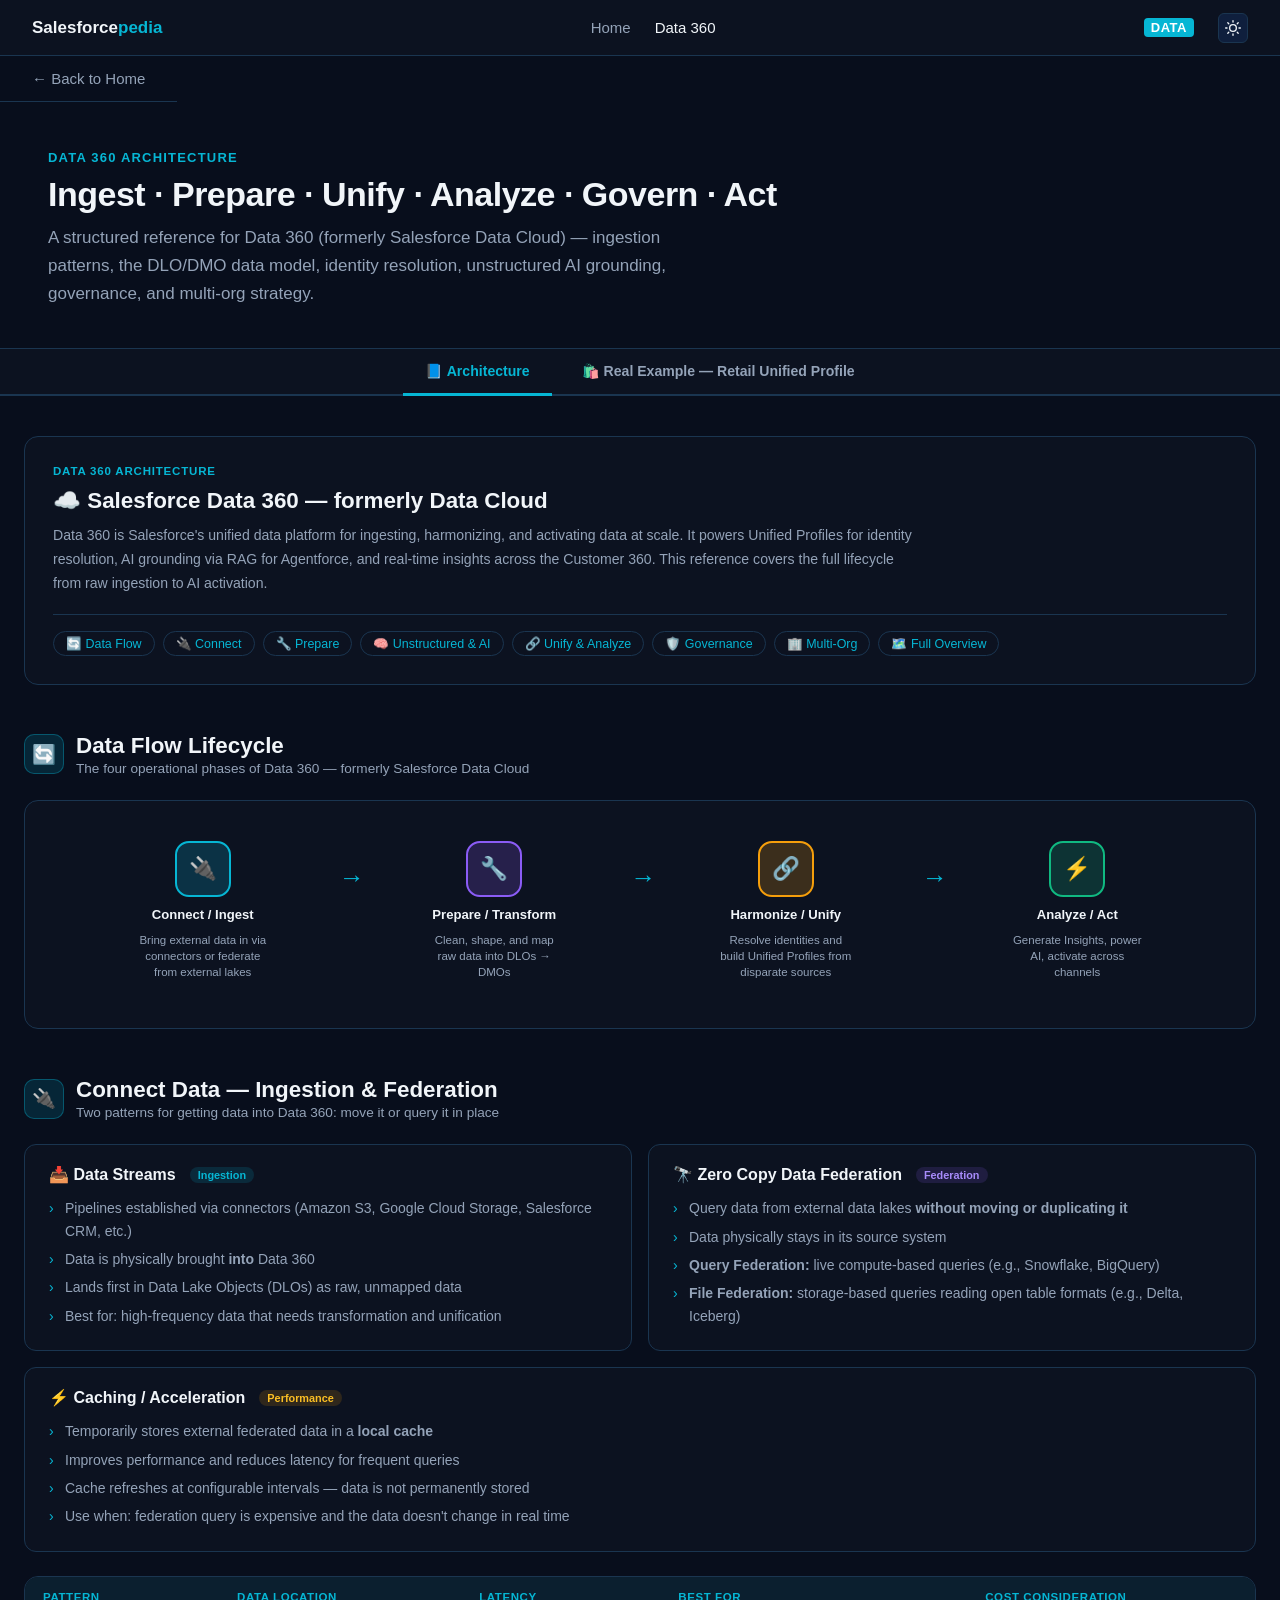
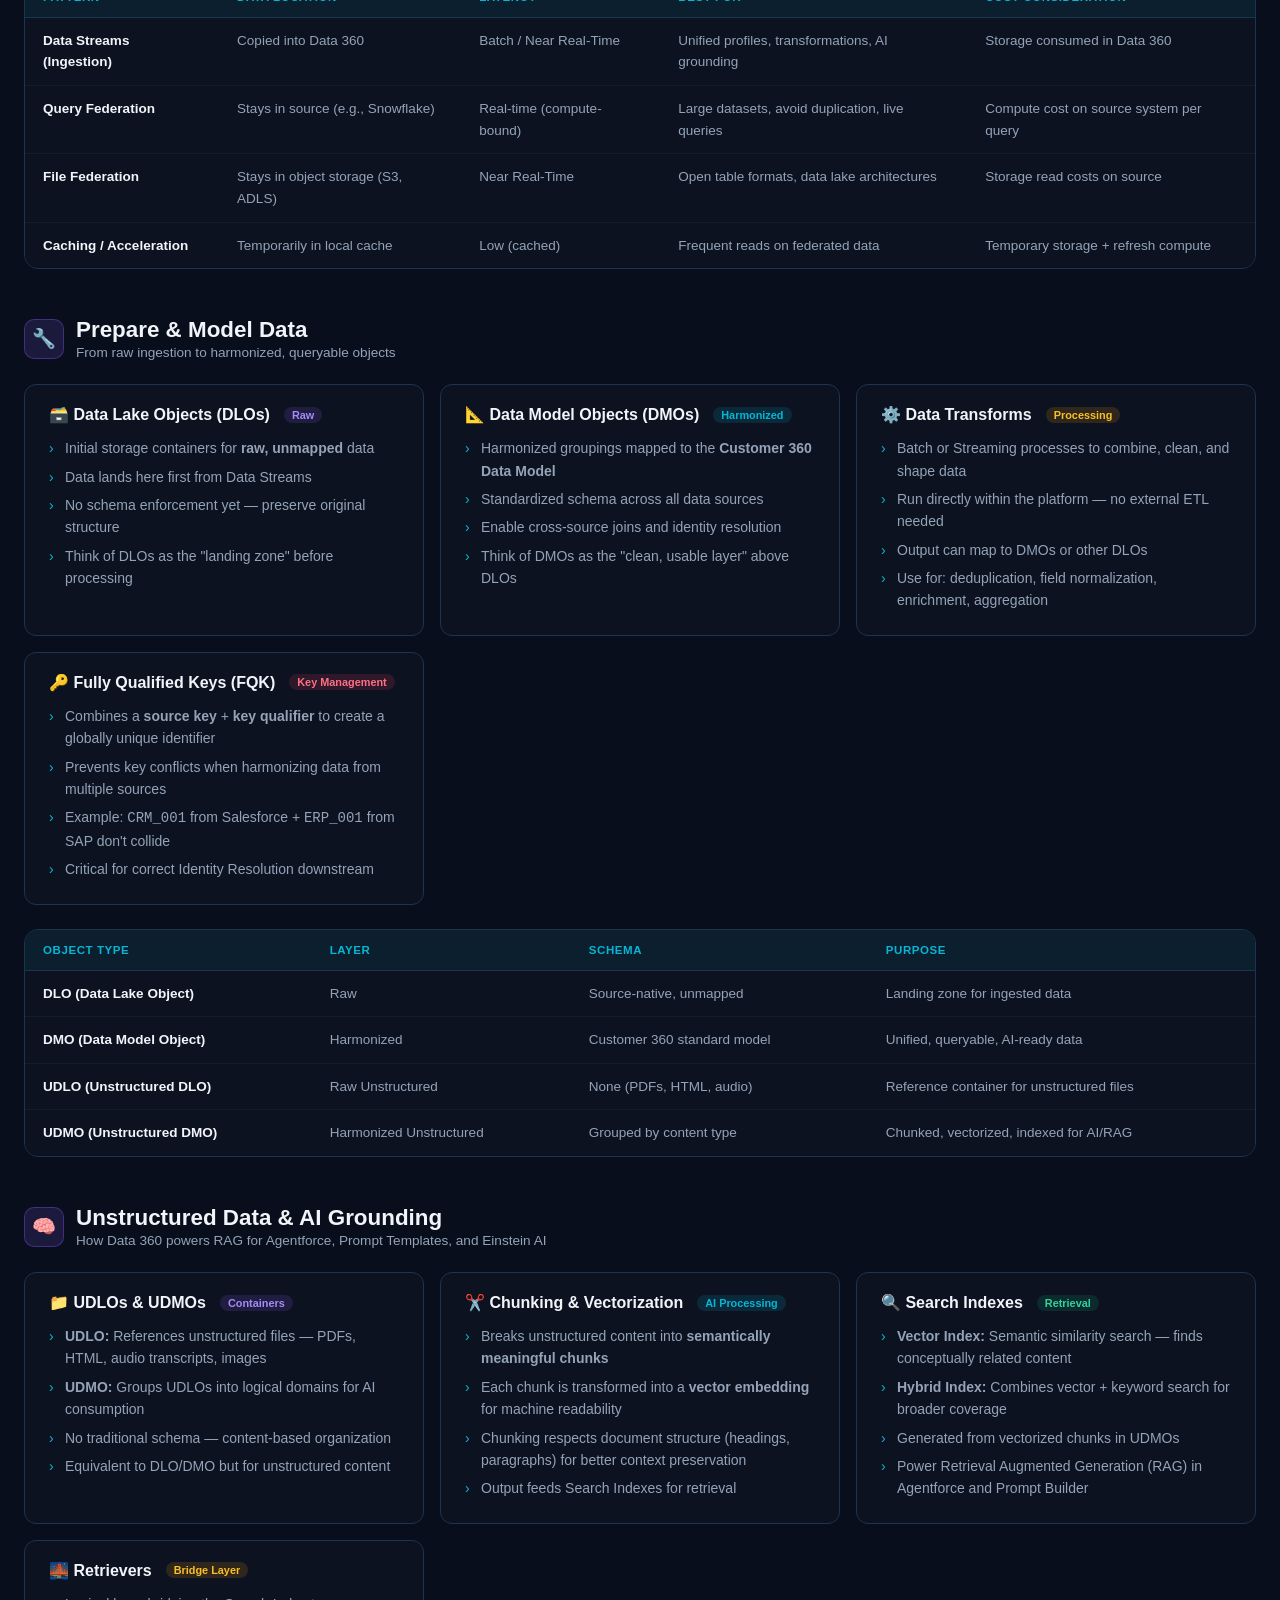
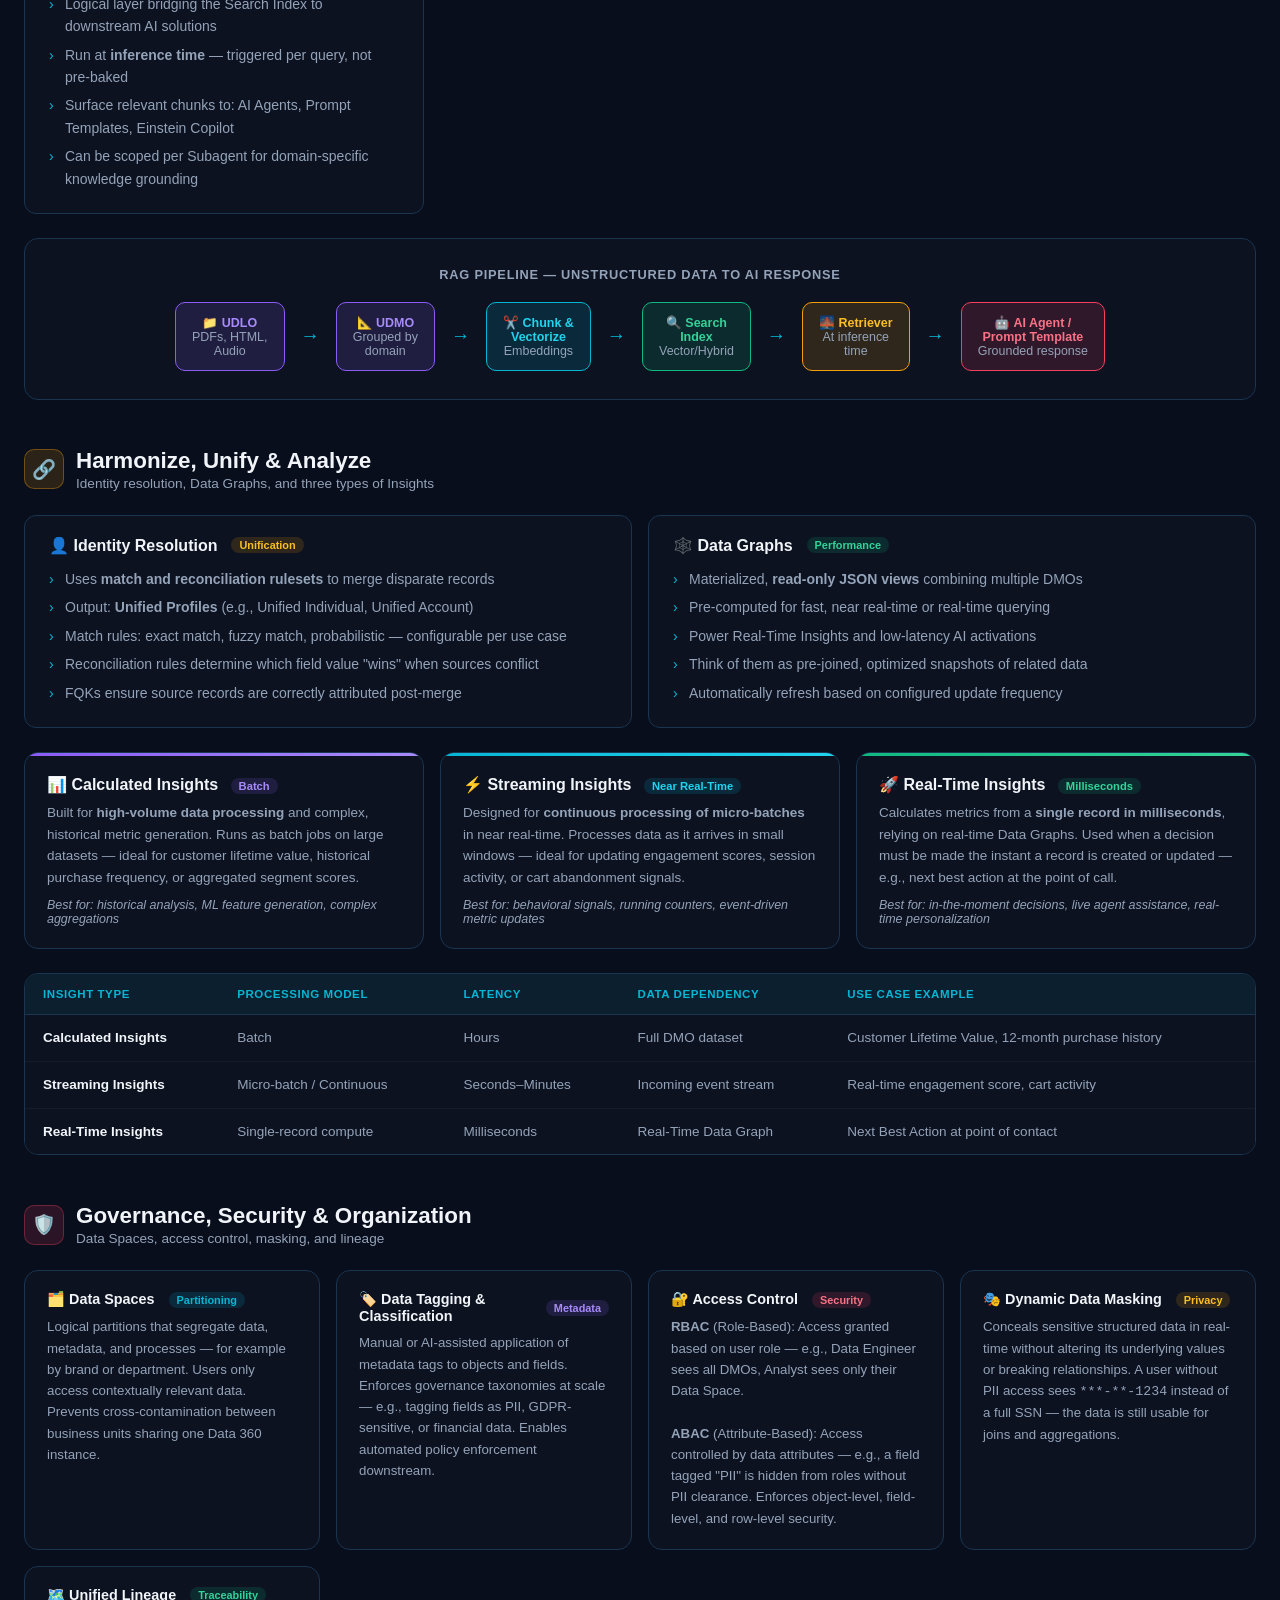
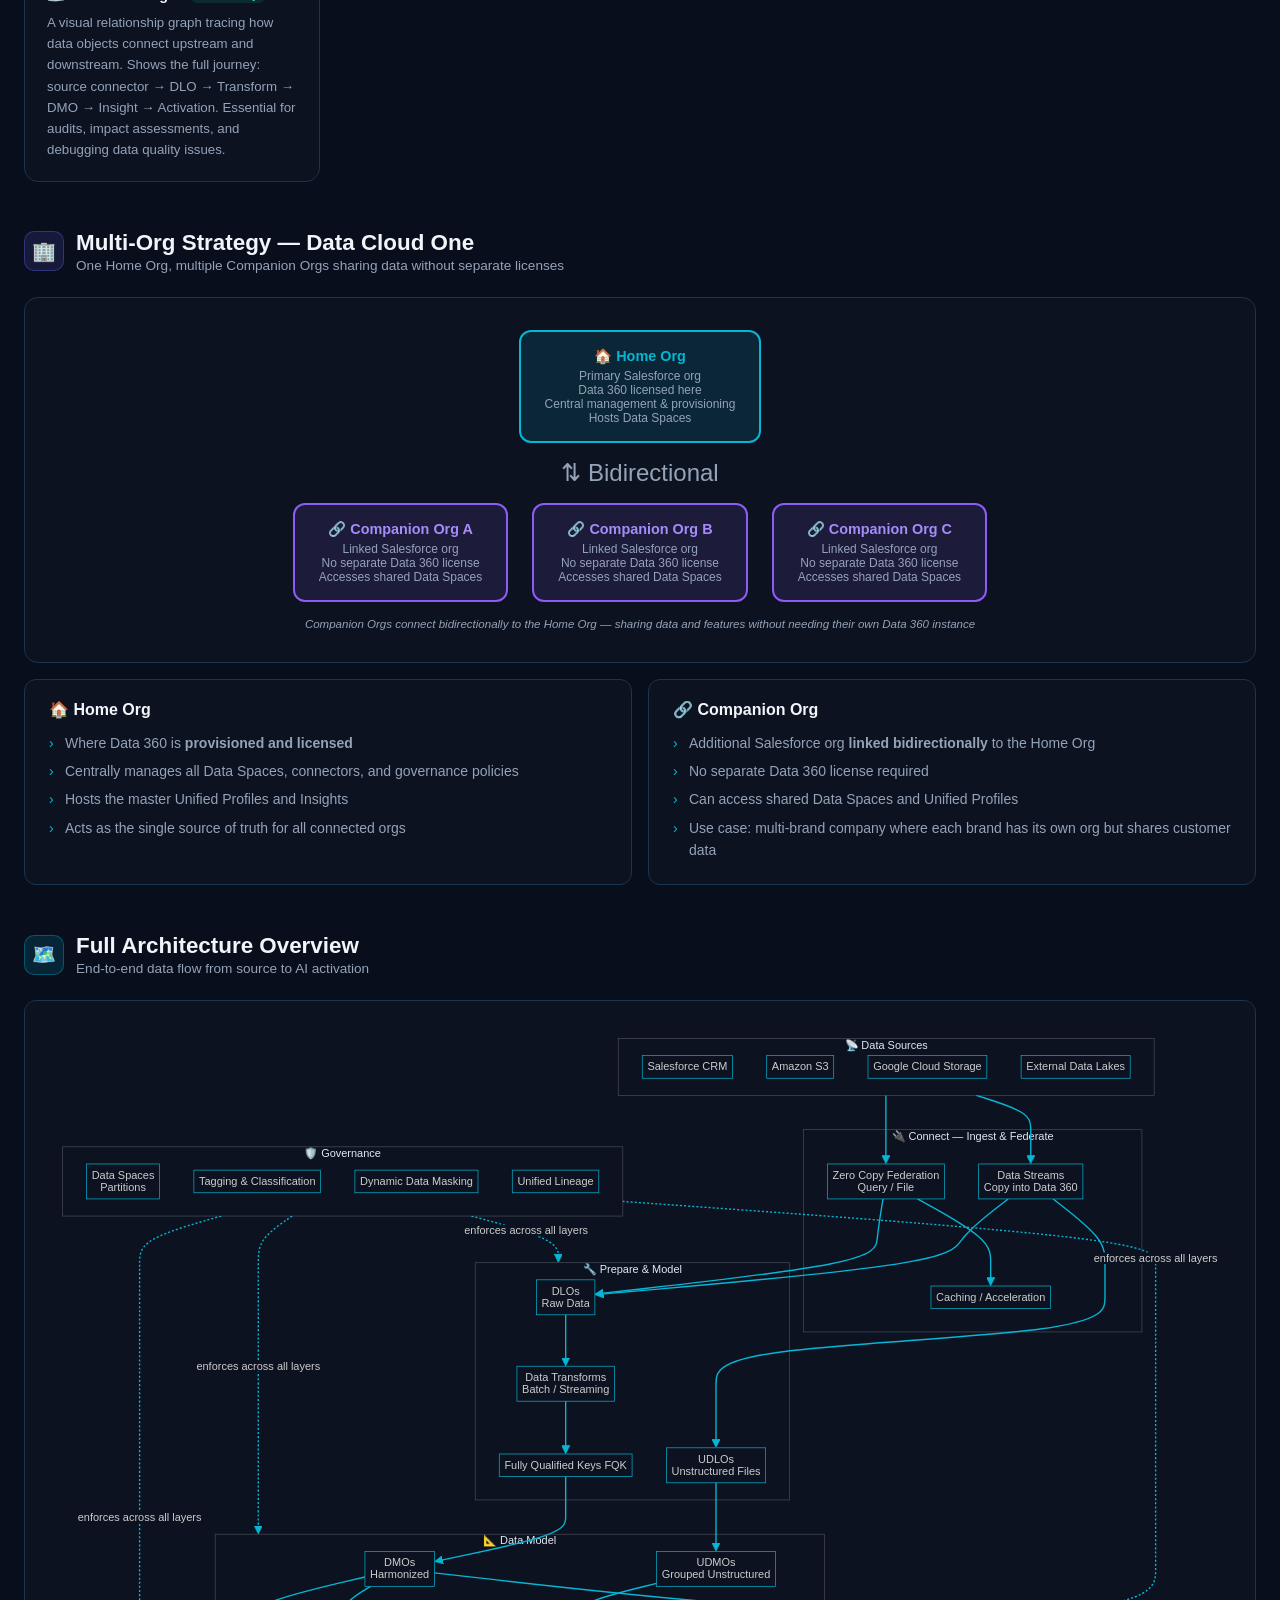
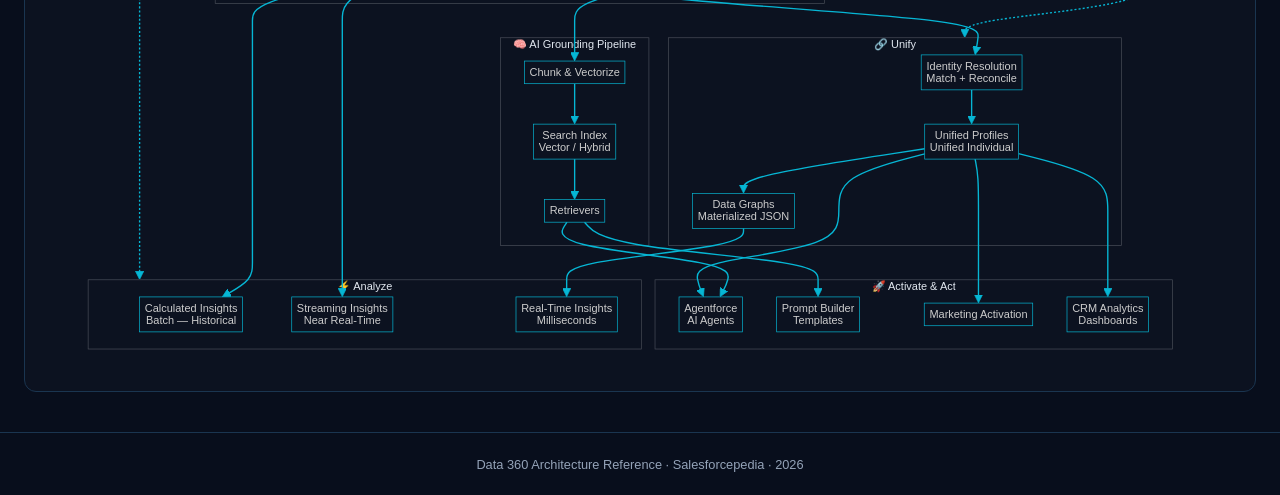
<file: data-cloud/index.html>
<!DOCTYPE html>
<html lang="en">
<head>
  <meta charset="UTF-8">
  <link rel="icon" href="../assets/favicon.svg" type="image/svg+xml">
  <script src="../js/theme.js"></script>
  <meta name="viewport" content="width=device-width, initial-scale=1.0">
  <title>Data 360 Architecture — Salesforcepedia</title>
  <meta name="description" content="Salesforce Data Cloud (Data 360) architecture: ingest patterns, DLO/DMO data model, identity resolution, unstructured AI grounding, governance, and multi-org strategy.">
  <link rel="stylesheet" href="../css/global.css">
  <link rel="stylesheet" href="css/theme.css">
  <script src="../vendor/mermaid/mermaid.min.js"></script>
</head>
<body>

<nav class="site-nav">
  <a href="../index.html" class="brand">Salesforce<span>pedia</span></a>
  <a href="../index.html" class="nav-link">Home</a>
  <a href="#" class="nav-link active">Data 360</a>
  <span class="badge">DATA</span>
  <button class="theme-toggle" onclick="toggleTheme()" aria-label="Toggle theme"></button>
</nav>

<a href="../index.html" class="back-link">← Back to Home</a>

<div class="page-hero" style="padding-left:0;padding-right:0;">
  <div style="max-width:1400px;margin:0 auto;padding:0 48px;">
    <div class="eyebrow">Data 360 Architecture</div>
    <h1>Ingest · Prepare · Unify · Analyze · Govern · Act</h1>
    <p>A structured reference for Data 360 (formerly Salesforce Data Cloud) — ingestion patterns, the DLO/DMO data model, identity resolution, unstructured AI grounding, governance, and multi-org strategy.</p>
  </div>
</div>

<!-- Tab bar -->
<div class="tab-bar">
  <button class="tab-btn active" onclick="switchTab('architecture', this)">📘 Architecture</button>
  <button class="tab-btn" onclick="switchTab('example', this)">🛍️ Real Example — Retail Unified Profile</button>
</div>

<div id="tab-architecture" class="tab-panel active">
<div class="content-wrap">

  <!-- INTRO CARD -->
  <div style="background:var(--surface);border:1px solid var(--border);border-radius:14px;padding:28px;transition:background 0.3s,border-color 0.3s;">
    <div style="font-size:0.72rem;font-weight:700;text-transform:uppercase;letter-spacing:0.07em;color:var(--accent);margin-bottom:10px;">Data 360 Architecture</div>
    <h2 style="font-size:1.4rem;font-weight:700;color:var(--text);margin-bottom:10px;transition:color 0.3s;">☁️ Salesforce Data 360 — formerly Data Cloud</h2>
    <p style="font-size:0.88rem;color:var(--muted);line-height:1.7;max-width:860px;transition:color 0.3s;">
      Data 360 is Salesforce's unified data platform for ingesting, harmonizing, and activating data at scale. It powers Unified Profiles for identity resolution, AI grounding via RAG for Agentforce, and real-time insights across the Customer 360. This reference covers the full lifecycle from raw ingestion to AI activation.
    </p>
    <!-- Anchor nav -->
    <div style="display:flex;flex-wrap:wrap;gap:8px;margin-top:18px;padding-top:16px;border-top:1px solid var(--border);">
      <a href="#lifecycle" style="font-size:0.78rem;color:var(--accent);text-decoration:none;padding:4px 12px;border:1px solid var(--border);border-radius:20px;transition:all 0.2s;" onmouseover="this.style.background='var(--accent)';this.style.color='var(--bg)';this.style.borderColor='var(--accent)';" onmouseout="this.style.background='';this.style.color='var(--accent)';this.style.borderColor='var(--border)';">🔄 Data Flow</a>
      <a href="#connect" style="font-size:0.78rem;color:var(--accent);text-decoration:none;padding:4px 12px;border:1px solid var(--border);border-radius:20px;transition:all 0.2s;" onmouseover="this.style.background='var(--accent)';this.style.color='var(--bg)';this.style.borderColor='var(--accent)';" onmouseout="this.style.background='';this.style.color='var(--accent)';this.style.borderColor='var(--border)';">🔌 Connect</a>
      <a href="#prepare" style="font-size:0.78rem;color:var(--accent);text-decoration:none;padding:4px 12px;border:1px solid var(--border);border-radius:20px;transition:all 0.2s;" onmouseover="this.style.background='var(--accent)';this.style.color='var(--bg)';this.style.borderColor='var(--accent)';" onmouseout="this.style.background='';this.style.color='var(--accent)';this.style.borderColor='var(--border)';">🔧 Prepare</a>
      <a href="#unstructured" style="font-size:0.78rem;color:var(--accent);text-decoration:none;padding:4px 12px;border:1px solid var(--border);border-radius:20px;transition:all 0.2s;" onmouseover="this.style.background='var(--accent)';this.style.color='var(--bg)';this.style.borderColor='var(--accent)';" onmouseout="this.style.background='';this.style.color='var(--accent)';this.style.borderColor='var(--border)';">🧠 Unstructured &amp; AI</a>
      <a href="#unify" style="font-size:0.78rem;color:var(--accent);text-decoration:none;padding:4px 12px;border:1px solid var(--border);border-radius:20px;transition:all 0.2s;" onmouseover="this.style.background='var(--accent)';this.style.color='var(--bg)';this.style.borderColor='var(--accent)';" onmouseout="this.style.background='';this.style.color='var(--accent)';this.style.borderColor='var(--border)';">🔗 Unify &amp; Analyze</a>
      <a href="#governance" style="font-size:0.78rem;color:var(--accent);text-decoration:none;padding:4px 12px;border:1px solid var(--border);border-radius:20px;transition:all 0.2s;" onmouseover="this.style.background='var(--accent)';this.style.color='var(--bg)';this.style.borderColor='var(--accent)';" onmouseout="this.style.background='';this.style.color='var(--accent)';this.style.borderColor='var(--border)';">🛡️ Governance</a>
      <a href="#multiorg" style="font-size:0.78rem;color:var(--accent);text-decoration:none;padding:4px 12px;border:1px solid var(--border);border-radius:20px;transition:all 0.2s;" onmouseover="this.style.background='var(--accent)';this.style.color='var(--bg)';this.style.borderColor='var(--accent)';" onmouseout="this.style.background='';this.style.color='var(--accent)';this.style.borderColor='var(--border)';">🏢 Multi-Org</a>
      <a href="#overview" style="font-size:0.78rem;color:var(--accent);text-decoration:none;padding:4px 12px;border:1px solid var(--border);border-radius:20px;transition:all 0.2s;" onmouseover="this.style.background='var(--accent)';this.style.color='var(--bg)';this.style.borderColor='var(--accent)';" onmouseout="this.style.background='';this.style.color='var(--accent)';this.style.borderColor='var(--border)';">🗺️ Full Overview</a>
    </div>
  </div>

  <!-- ── 1. DATA FLOW LIFECYCLE ── -->
  <section id="lifecycle">
    <div class="section-header">
      <div class="section-icon icon-cyan">🔄</div>
      <div>
        <h2>Data Flow Lifecycle</h2>
        <p>The four operational phases of Data 360 — formerly Salesforce Data Cloud</p>
      </div>
    </div>
    <div class="lifecycle">
      <div class="pipeline">
        <div class="pipeline-step">
          <div class="pipe-bubble pb-cyan">🔌</div>
          <div class="pipe-label">Connect / Ingest</div>
          <div class="pipe-sub">Bring external data in via connectors or federate from external lakes</div>
        </div>
        <div class="pipeline-step">
          <div class="pipe-bubble pb-purple">🔧</div>
          <div class="pipe-label">Prepare / Transform</div>
          <div class="pipe-sub">Clean, shape, and map raw data into DLOs → DMOs</div>
        </div>
        <div class="pipeline-step">
          <div class="pipe-bubble pb-amber">🔗</div>
          <div class="pipe-label">Harmonize / Unify</div>
          <div class="pipe-sub">Resolve identities and build Unified Profiles from disparate sources</div>
        </div>
        <div class="pipeline-step">
          <div class="pipe-bubble pb-green">⚡</div>
          <div class="pipe-label">Analyze / Act</div>
          <div class="pipe-sub">Generate Insights, power AI, activate across channels</div>
        </div>
      </div>
    </div>
  </section>

  <!-- ── 2. CONNECT ── -->
  <section id="connect">
    <div class="section-header">
      <div class="section-icon icon-cyan">🔌</div>
      <div>
        <h2>Connect Data — Ingestion &amp; Federation</h2>
        <p>Two patterns for getting data into Data 360: move it or query it in place</p>
      </div>
    </div>
    <div class="card-grid cols-2">
      <div class="af-card cyan-hover">
        <h3>📥 Data Streams <span class="dc-tag tag-cyan">Ingestion</span></h3>
        <ul>
          <li>Pipelines established via connectors (Amazon S3, Google Cloud Storage, Salesforce CRM, etc.)</li>
          <li>Data is physically brought <strong>into</strong> Data 360</li>
          <li>Lands first in Data Lake Objects (DLOs) as raw, unmapped data</li>
          <li>Best for: high-frequency data that needs transformation and unification</li>
        </ul>
      </div>
      <div class="af-card cyan-hover">
        <h3>🔭 Zero Copy Data Federation <span class="dc-tag tag-purple">Federation</span></h3>
        <ul>
          <li>Query data from external data lakes <strong>without moving or duplicating it</strong></li>
          <li>Data physically stays in its source system</li>
          <li><strong>Query Federation:</strong> live compute-based queries (e.g., Snowflake, BigQuery)</li>
          <li><strong>File Federation:</strong> storage-based queries reading open table formats (e.g., Delta, Iceberg)</li>
        </ul>
      </div>
    </div>
    <div style="margin-top:16px">
      <div class="af-card cyan-hover">
        <h3>⚡ Caching / Acceleration <span class="dc-tag tag-amber">Performance</span></h3>
        <ul>
          <li>Temporarily stores external federated data in a <strong>local cache</strong></li>
          <li>Improves performance and reduces latency for frequent queries</li>
          <li>Cache refreshes at configurable intervals — data is not permanently stored</li>
          <li>Use when: federation query is expensive and the data doesn't change in real time</li>
        </ul>
      </div>
    </div>
    <div style="margin-top:24px">
      <div class="dc-table-wrap">
        <table class="dc-table">
          <thead>
            <tr>
              <th>Pattern</th>
              <th>Data Location</th>
              <th>Latency</th>
              <th>Best For</th>
              <th>Cost Consideration</th>
            </tr>
          </thead>
          <tbody>
            <tr>
              <td>Data Streams (Ingestion)</td>
              <td>Copied into Data 360</td>
              <td>Batch / Near Real-Time</td>
              <td>Unified profiles, transformations, AI grounding</td>
              <td>Storage consumed in Data 360</td>
            </tr>
            <tr>
              <td>Query Federation</td>
              <td>Stays in source (e.g., Snowflake)</td>
              <td>Real-time (compute-bound)</td>
              <td>Large datasets, avoid duplication, live queries</td>
              <td>Compute cost on source system per query</td>
            </tr>
            <tr>
              <td>File Federation</td>
              <td>Stays in object storage (S3, ADLS)</td>
              <td>Near Real-Time</td>
              <td>Open table formats, data lake architectures</td>
              <td>Storage read costs on source</td>
            </tr>
            <tr>
              <td>Caching / Acceleration</td>
              <td>Temporarily in local cache</td>
              <td>Low (cached)</td>
              <td>Frequent reads on federated data</td>
              <td>Temporary storage + refresh compute</td>
            </tr>
          </tbody>
        </table>
      </div>
    </div>
  </section>

  <!-- ── 3. PREPARE ── -->
  <section id="prepare">
    <div class="section-header">
      <div class="section-icon icon-purple">🔧</div>
      <div>
        <h2>Prepare &amp; Model Data</h2>
        <p>From raw ingestion to harmonized, queryable objects</p>
      </div>
    </div>
    <div class="card-grid cols-2">
      <div class="af-card purple-hover">
        <h3>🗃️ Data Lake Objects (DLOs) <span class="dc-tag tag-purple">Raw</span></h3>
        <ul>
          <li>Initial storage containers for <strong>raw, unmapped</strong> data</li>
          <li>Data lands here first from Data Streams</li>
          <li>No schema enforcement yet — preserve original structure</li>
          <li>Think of DLOs as the "landing zone" before processing</li>
        </ul>
      </div>
      <div class="af-card purple-hover">
        <h3>📐 Data Model Objects (DMOs) <span class="dc-tag tag-cyan">Harmonized</span></h3>
        <ul>
          <li>Harmonized groupings mapped to the <strong>Customer 360 Data Model</strong></li>
          <li>Standardized schema across all data sources</li>
          <li>Enable cross-source joins and identity resolution</li>
          <li>Think of DMOs as the "clean, usable layer" above DLOs</li>
        </ul>
      </div>
      <div class="af-card purple-hover">
        <h3>⚙️ Data Transforms <span class="dc-tag tag-amber">Processing</span></h3>
        <ul>
          <li>Batch or Streaming processes to combine, clean, and shape data</li>
          <li>Run directly within the platform — no external ETL needed</li>
          <li>Output can map to DMOs or other DLOs</li>
          <li>Use for: deduplication, field normalization, enrichment, aggregation</li>
        </ul>
      </div>
      <div class="af-card purple-hover">
        <h3>🔑 Fully Qualified Keys (FQK) <span class="dc-tag tag-rose">Key Management</span></h3>
        <ul>
          <li>Combines a <strong>source key</strong> + <strong>key qualifier</strong> to create a globally unique identifier</li>
          <li>Prevents key conflicts when harmonizing data from multiple sources</li>
          <li>Example: <code>CRM_001</code> from Salesforce + <code>ERP_001</code> from SAP don't collide</li>
          <li>Critical for correct Identity Resolution downstream</li>
        </ul>
      </div>
    </div>
    <div style="margin-top:24px">
      <div class="dc-table-wrap">
        <table class="dc-table">
          <thead>
            <tr><th>Object Type</th><th>Layer</th><th>Schema</th><th>Purpose</th></tr>
          </thead>
          <tbody>
            <tr><td>DLO (Data Lake Object)</td><td>Raw</td><td>Source-native, unmapped</td><td>Landing zone for ingested data</td></tr>
            <tr><td>DMO (Data Model Object)</td><td>Harmonized</td><td>Customer 360 standard model</td><td>Unified, queryable, AI-ready data</td></tr>
            <tr><td>UDLO (Unstructured DLO)</td><td>Raw Unstructured</td><td>None (PDFs, HTML, audio)</td><td>Reference container for unstructured files</td></tr>
            <tr><td>UDMO (Unstructured DMO)</td><td>Harmonized Unstructured</td><td>Grouped by content type</td><td>Chunked, vectorized, indexed for AI/RAG</td></tr>
          </tbody>
        </table>
      </div>
    </div>
  </section>

  <!-- ── 4. UNSTRUCTURED & AI ── -->
  <section id="unstructured">
    <div class="section-header">
      <div class="section-icon icon-purple">🧠</div>
      <div>
        <h2>Unstructured Data &amp; AI Grounding</h2>
        <p>How Data 360 powers RAG for Agentforce, Prompt Templates, and Einstein AI</p>
      </div>
    </div>
    <div class="card-grid cols-2">
      <div class="af-card purple-hover">
        <h3>📁 UDLOs &amp; UDMOs <span class="dc-tag tag-purple">Containers</span></h3>
        <ul>
          <li><strong>UDLO:</strong> References unstructured files — PDFs, HTML, audio transcripts, images</li>
          <li><strong>UDMO:</strong> Groups UDLOs into logical domains for AI consumption</li>
          <li>No traditional schema — content-based organization</li>
          <li>Equivalent to DLO/DMO but for unstructured content</li>
        </ul>
      </div>
      <div class="af-card purple-hover">
        <h3>✂️ Chunking &amp; Vectorization <span class="dc-tag tag-cyan">AI Processing</span></h3>
        <ul>
          <li>Breaks unstructured content into <strong>semantically meaningful chunks</strong></li>
          <li>Each chunk is transformed into a <strong>vector embedding</strong> for machine readability</li>
          <li>Chunking respects document structure (headings, paragraphs) for better context preservation</li>
          <li>Output feeds Search Indexes for retrieval</li>
        </ul>
      </div>
      <div class="af-card purple-hover">
        <h3>🔍 Search Indexes <span class="dc-tag tag-green">Retrieval</span></h3>
        <ul>
          <li><strong>Vector Index:</strong> Semantic similarity search — finds conceptually related content</li>
          <li><strong>Hybrid Index:</strong> Combines vector + keyword search for broader coverage</li>
          <li>Generated from vectorized chunks in UDMOs</li>
          <li>Power Retrieval Augmented Generation (RAG) in Agentforce and Prompt Builder</li>
        </ul>
      </div>
      <div class="af-card purple-hover">
        <h3>🌉 Retrievers <span class="dc-tag tag-amber">Bridge Layer</span></h3>
        <ul>
          <li>Logical layer bridging the Search Index to downstream AI solutions</li>
          <li>Run at <strong>inference time</strong> — triggered per query, not pre-baked</li>
          <li>Surface relevant chunks to: AI Agents, Prompt Templates, Einstein Copilot</li>
          <li>Can be scoped per Subagent for domain-specific knowledge grounding</li>
        </ul>
      </div>
    </div>

    <div style="margin-top:24px;background:var(--surface);border:1px solid var(--border);border-radius:14px;padding:28px;transition:background 0.3s,border-color 0.3s;">
      <div style="text-align:center;font-size:0.8rem;color:var(--muted);margin-bottom:20px;font-weight:600;text-transform:uppercase;letter-spacing:0.06em;">RAG Pipeline — Unstructured Data to AI Response</div>
      <div style="display:flex;align-items:center;justify-content:center;gap:0;flex-wrap:wrap;min-width:600px;overflow-x:auto;">
        <div style="text-align:center;padding:0 12px;">
          <div style="background:rgba(139,92,246,0.15);border:1px solid #8b5cf6;border-radius:10px;padding:12px 16px;font-size:0.78rem;font-weight:600;color:#a78bfa;">📁 UDLO<br><span style="font-weight:400;color:var(--muted)">PDFs, HTML,<br>Audio</span></div>
        </div>
        <div style="color:var(--accent);font-size:1.2rem;padding:0 4px;">→</div>
        <div style="text-align:center;padding:0 12px;">
          <div style="background:rgba(139,92,246,0.15);border:1px solid #8b5cf6;border-radius:10px;padding:12px 16px;font-size:0.78rem;font-weight:600;color:#a78bfa;">📐 UDMO<br><span style="font-weight:400;color:var(--muted)">Grouped by<br>domain</span></div>
        </div>
        <div style="color:var(--accent);font-size:1.2rem;padding:0 4px;">→</div>
        <div style="text-align:center;padding:0 12px;">
          <div style="background:rgba(6,182,212,0.15);border:1px solid #06b6d4;border-radius:10px;padding:12px 16px;font-size:0.78rem;font-weight:600;color:#22d3ee;">✂️ Chunk &amp;<br>Vectorize<br><span style="font-weight:400;color:var(--muted)">Embeddings</span></div>
        </div>
        <div style="color:var(--accent);font-size:1.2rem;padding:0 4px;">→</div>
        <div style="text-align:center;padding:0 12px;">
          <div style="background:rgba(16,185,129,0.15);border:1px solid #10b981;border-radius:10px;padding:12px 16px;font-size:0.78rem;font-weight:600;color:#34d399;">🔍 Search<br>Index<br><span style="font-weight:400;color:var(--muted)">Vector/Hybrid</span></div>
        </div>
        <div style="color:var(--accent);font-size:1.2rem;padding:0 4px;">→</div>
        <div style="text-align:center;padding:0 12px;">
          <div style="background:rgba(245,158,11,0.15);border:1px solid #f59e0b;border-radius:10px;padding:12px 16px;font-size:0.78rem;font-weight:600;color:#fbbf24;">🌉 Retriever<br><span style="font-weight:400;color:var(--muted)">At inference<br>time</span></div>
        </div>
        <div style="color:var(--accent);font-size:1.2rem;padding:0 4px;">→</div>
        <div style="text-align:center;padding:0 12px;">
          <div style="background:rgba(244,63,94,0.15);border:1px solid #f43f5e;border-radius:10px;padding:12px 16px;font-size:0.78rem;font-weight:600;color:#fb7185;">🤖 AI Agent /<br>Prompt Template<br><span style="font-weight:400;color:var(--muted)">Grounded response</span></div>
        </div>
      </div>
    </div>
  </section>

  <!-- ── 5. UNIFY & ANALYZE ── -->
  <section id="unify">
    <div class="section-header">
      <div class="section-icon icon-amber">🔗</div>
      <div>
        <h2>Harmonize, Unify &amp; Analyze</h2>
        <p>Identity resolution, Data Graphs, and three types of Insights</p>
      </div>
    </div>

    <div class="card-grid cols-2" style="margin-bottom:24px;">
      <div class="af-card amber-hover">
        <h3>👤 Identity Resolution <span class="dc-tag tag-amber">Unification</span></h3>
        <ul>
          <li>Uses <strong>match and reconciliation rulesets</strong> to merge disparate records</li>
          <li>Output: <strong>Unified Profiles</strong> (e.g., Unified Individual, Unified Account)</li>
          <li>Match rules: exact match, fuzzy match, probabilistic — configurable per use case</li>
          <li>Reconciliation rules determine which field value "wins" when sources conflict</li>
          <li>FQKs ensure source records are correctly attributed post-merge</li>
        </ul>
      </div>
      <div class="af-card amber-hover">
        <h3>🕸️ Data Graphs <span class="dc-tag tag-green">Performance</span></h3>
        <ul>
          <li>Materialized, <strong>read-only JSON views</strong> combining multiple DMOs</li>
          <li>Pre-computed for fast, near real-time or real-time querying</li>
          <li>Power Real-Time Insights and low-latency AI activations</li>
          <li>Think of them as pre-joined, optimized snapshots of related data</li>
          <li>Automatically refresh based on configured update frequency</li>
        </ul>
      </div>
    </div>

    <div class="insight-grid">
      <div class="insight-card insight-calc">
        <h3>📊 Calculated Insights <span class="insight-tag tag-calc">Batch</span></h3>
        <p>Built for <strong>high-volume data processing</strong> and complex, historical metric generation. Runs as batch jobs on large datasets — ideal for customer lifetime value, historical purchase frequency, or aggregated segment scores.</p>
        <div class="insight-use">Best for: historical analysis, ML feature generation, complex aggregations</div>
      </div>
      <div class="insight-card insight-stream">
        <h3>⚡ Streaming Insights <span class="insight-tag tag-stream">Near Real-Time</span></h3>
        <p>Designed for <strong>continuous processing of micro-batches</strong> in near real-time. Processes data as it arrives in small windows — ideal for updating engagement scores, session activity, or cart abandonment signals.</p>
        <div class="insight-use">Best for: behavioral signals, running counters, event-driven metric updates</div>
      </div>
      <div class="insight-card insight-rt">
        <h3>🚀 Real-Time Insights <span class="insight-tag tag-rt">Milliseconds</span></h3>
        <p>Calculates metrics from a <strong>single record in milliseconds</strong>, relying on real-time Data Graphs. Used when a decision must be made the instant a record is created or updated — e.g., next best action at the point of call.</p>
        <div class="insight-use">Best for: in-the-moment decisions, live agent assistance, real-time personalization</div>
      </div>
    </div>

    <div style="margin-top:24px;">
      <div class="dc-table-wrap">
        <table class="dc-table">
          <thead>
            <tr><th>Insight Type</th><th>Processing Model</th><th>Latency</th><th>Data Dependency</th><th>Use Case Example</th></tr>
          </thead>
          <tbody>
            <tr><td>Calculated Insights</td><td>Batch</td><td>Hours</td><td>Full DMO dataset</td><td>Customer Lifetime Value, 12-month purchase history</td></tr>
            <tr><td>Streaming Insights</td><td>Micro-batch / Continuous</td><td>Seconds–Minutes</td><td>Incoming event stream</td><td>Real-time engagement score, cart activity</td></tr>
            <tr><td>Real-Time Insights</td><td>Single-record compute</td><td>Milliseconds</td><td>Real-Time Data Graph</td><td>Next Best Action at point of contact</td></tr>
          </tbody>
        </table>
      </div>
    </div>
  </section>

  <!-- ── 6. GOVERNANCE ── -->
  <section id="governance">
    <div class="section-header">
      <div class="section-icon icon-rose">🛡️</div>
      <div>
        <h2>Governance, Security &amp; Organization</h2>
        <p>Data Spaces, access control, masking, and lineage</p>
      </div>
    </div>
    <div class="gov-grid">

      <div class="gov-card">
        <h3>🗂️ Data Spaces <span class="dc-tag tag-cyan">Partitioning</span></h3>
        <p>Logical partitions that segregate data, metadata, and processes — for example by brand or department. Users only access contextually relevant data. Prevents cross-contamination between business units sharing one Data 360 instance.</p>
      </div>

      <div class="gov-card">
        <h3>🏷️ Data Tagging &amp; Classification <span class="dc-tag tag-purple">Metadata</span></h3>
        <p>Manual or AI-assisted application of metadata tags to objects and fields. Enforces governance taxonomies at scale — e.g., tagging fields as PII, GDPR-sensitive, or financial data. Enables automated policy enforcement downstream.</p>
      </div>

      <div class="gov-card">
        <h3>🔐 Access Control <span class="dc-tag tag-rose">Security</span></h3>
        <p><strong>RBAC</strong> (Role-Based): Access granted based on user role — e.g., Data Engineer sees all DMOs, Analyst sees only their Data Space.<br><br><strong>ABAC</strong> (Attribute-Based): Access controlled by data attributes — e.g., a field tagged "PII" is hidden from roles without PII clearance. Enforces object-level, field-level, and row-level security.</p>
      </div>

      <div class="gov-card">
        <h3>🎭 Dynamic Data Masking <span class="dc-tag tag-amber">Privacy</span></h3>
        <p>Conceals sensitive structured data in real-time without altering its underlying values or breaking relationships. A user without PII access sees <code>***-**-1234</code> instead of a full SSN — the data is still usable for joins and aggregations.</p>
      </div>

      <div class="gov-card">
        <h3>🗺️ Unified Lineage <span class="dc-tag tag-green">Traceability</span></h3>
        <p>A visual relationship graph tracing how data objects connect upstream and downstream. Shows the full journey: source connector → DLO → Transform → DMO → Insight → Activation. Essential for audits, impact assessments, and debugging data quality issues.</p>
      </div>

    </div>
  </section>

  <!-- ── 7. MULTI-ORG ── -->
  <section id="multiorg">
    <div class="section-header">
      <div class="section-icon icon-indigo">🏢</div>
      <div>
        <h2>Multi-Org Strategy — Data Cloud One</h2>
        <p>One Home Org, multiple Companion Orgs sharing data without separate licenses</p>
      </div>
    </div>

    <div class="org-diagram">
      <div class="org-row">
        <div class="org-box org-home">
          <h4>🏠 Home Org</h4>
          <p>Primary Salesforce org<br>Data 360 licensed here<br>Central management &amp; provisioning<br>Hosts Data Spaces</p>
        </div>
      </div>
      <div class="org-arrow">⇅ Bidirectional</div>
      <div class="org-row">
        <div class="org-box org-companion">
          <h4>🔗 Companion Org A</h4>
          <p>Linked Salesforce org<br>No separate Data 360 license<br>Accesses shared Data Spaces</p>
        </div>
        <div class="org-box org-companion">
          <h4>🔗 Companion Org B</h4>
          <p>Linked Salesforce org<br>No separate Data 360 license<br>Accesses shared Data Spaces</p>
        </div>
        <div class="org-box org-companion">
          <h4>🔗 Companion Org C</h4>
          <p>Linked Salesforce org<br>No separate Data 360 license<br>Accesses shared Data Spaces</p>
        </div>
      </div>
      <div class="org-label">Companion Orgs connect bidirectionally to the Home Org — sharing data and features without needing their own Data 360 instance</div>
    </div>

    <div style="margin-top:16px" class="card-grid cols-2">
      <div class="af-card cyan-hover">
        <h3>🏠 Home Org</h3>
        <ul>
          <li>Where Data 360 is <strong>provisioned and licensed</strong></li>
          <li>Centrally manages all Data Spaces, connectors, and governance policies</li>
          <li>Hosts the master Unified Profiles and Insights</li>
          <li>Acts as the single source of truth for all connected orgs</li>
        </ul>
      </div>
      <div class="af-card purple-hover">
        <h3>🔗 Companion Org</h3>
        <ul>
          <li>Additional Salesforce org <strong>linked bidirectionally</strong> to the Home Org</li>
          <li>No separate Data 360 license required</li>
          <li>Can access shared Data Spaces and Unified Profiles</li>
          <li>Use case: multi-brand company where each brand has its own org but shares customer data</li>
        </ul>
      </div>
    </div>
  </section>

  <!-- ── 8. FULL OVERVIEW ── -->
  <section id="overview">
    <div class="section-header">
      <div class="section-icon icon-cyan">🗺️</div>
      <div>
        <h2>Full Architecture Overview</h2>
        <p>End-to-end data flow from source to AI activation</p>
      </div>
    </div>
    <div class="mermaid-container">
      <div id="mermaid-diagram" class="mermaid"></div>
    </div>
  </section>

</div>
</div><!-- /tab-architecture -->

<!-- ══════════════════════════════════════════
     TAB 2 — REAL EXAMPLE: RETAIL UNIFIED PROFILE
══════════════════════════════════════════ -->
<div id="tab-example" class="tab-panel">
  <div class="content-wrap">

    <!-- INTRO CARD -->
    <div style="background:var(--surface);border:1px solid var(--border);border-radius:14px;padding:28px;transition:background 0.3s,border-color 0.3s;">
      <div style="font-size:0.72rem;font-weight:700;text-transform:uppercase;letter-spacing:0.07em;color:var(--accent);margin-bottom:10px;">Real-World Example</div>
      <h2 style="font-size:1.4rem;font-weight:700;color:var(--text);margin-bottom:10px;transition:color 0.3s;">🛍️ Retail Chain — Unified Customer Profile &amp; AI Personalization</h2>
      <p style="font-size:0.88rem;color:var(--muted);line-height:1.7;max-width:860px;transition:color 0.3s;">
        A national retail chain with e-commerce, 200 physical stores, a loyalty program, and a service contact center wants to unify all customer data to power personalized Agentforce interactions and real-time next-best-action recommendations. This walkthrough applies every Data 360 concept to a concrete architecture decision.
      </p>
      <div style="display:flex;flex-wrap:wrap;gap:8px;margin-top:18px;padding-top:16px;border-top:1px solid var(--border);">
        <a href="#ex-scenario" style="font-size:0.78rem;color:var(--accent);text-decoration:none;padding:4px 12px;border:1px solid var(--border);border-radius:20px;transition:all 0.2s;" onmouseover="this.style.background='var(--accent)';this.style.color='var(--bg)';this.style.borderColor='var(--accent)';" onmouseout="this.style.background='';this.style.color='var(--accent)';this.style.borderColor='var(--border)';">🏢 Scenario</a>
        <a href="#ex-connect" style="font-size:0.78rem;color:var(--accent);text-decoration:none;padding:4px 12px;border:1px solid var(--border);border-radius:20px;transition:all 0.2s;" onmouseover="this.style.background='var(--accent)';this.style.color='var(--bg)';this.style.borderColor='var(--accent)';" onmouseout="this.style.background='';this.style.color='var(--accent)';this.style.borderColor='var(--border)';">🔌 Connect</a>
        <a href="#ex-prepare" style="font-size:0.78rem;color:var(--accent);text-decoration:none;padding:4px 12px;border:1px solid var(--border);border-radius:20px;transition:all 0.2s;" onmouseover="this.style.background='var(--accent)';this.style.color='var(--bg)';this.style.borderColor='var(--accent)';" onmouseout="this.style.background='';this.style.color='var(--accent)';this.style.borderColor='var(--border)';">🔧 Prepare</a>
        <a href="#ex-unify" style="font-size:0.78rem;color:var(--accent);text-decoration:none;padding:4px 12px;border:1px solid var(--border);border-radius:20px;transition:all 0.2s;" onmouseover="this.style.background='var(--accent)';this.style.color='var(--bg)';this.style.borderColor='var(--accent)';" onmouseout="this.style.background='';this.style.color='var(--accent)';this.style.borderColor='var(--border)';">🔗 Unify</a>
        <a href="#ex-ai" style="font-size:0.78rem;color:var(--accent);text-decoration:none;padding:4px 12px;border:1px solid var(--border);border-radius:20px;transition:all 0.2s;" onmouseover="this.style.background='var(--accent)';this.style.color='var(--bg)';this.style.borderColor='var(--accent)';" onmouseout="this.style.background='';this.style.color='var(--accent)';this.style.borderColor='var(--border)';">🧠 AI Grounding</a>
        <a href="#ex-insights" style="font-size:0.78rem;color:var(--accent);text-decoration:none;padding:4px 12px;border:1px solid var(--border);border-radius:20px;transition:all 0.2s;" onmouseover="this.style.background='var(--accent)';this.style.color='var(--bg)';this.style.borderColor='var(--accent)';" onmouseout="this.style.background='';this.style.color='var(--accent)';this.style.borderColor='var(--border)';">⚡ Insights</a>
        <a href="#ex-governance" style="font-size:0.78rem;color:var(--accent);text-decoration:none;padding:4px 12px;border:1px solid var(--border);border-radius:20px;transition:all 0.2s;" onmouseover="this.style.background='var(--accent)';this.style.color='var(--bg)';this.style.borderColor='var(--accent)';" onmouseout="this.style.background='';this.style.color='var(--accent)';this.style.borderColor='var(--border)';">🛡️ Governance</a>
        <a href="#ex-diagram" style="font-size:0.78rem;color:var(--accent);text-decoration:none;padding:4px 12px;border:1px solid var(--border);border-radius:20px;transition:all 0.2s;" onmouseover="this.style.background='var(--accent)';this.style.color='var(--bg)';this.style.borderColor='var(--accent)';" onmouseout="this.style.background='';this.style.color='var(--accent)';this.style.borderColor='var(--border)';">🗺️ Diagram</a>
      </div>
    </div>

    <!-- 1. SCENARIO -->
    <section id="ex-scenario">
      <div class="section-header">
        <div class="section-icon icon-cyan">🏢</div>
        <div>
          <h2>Scenario — The Business Problem</h2>
          <p>What the retail chain needs and why Data 360 is the answer</p>
        </div>
      </div>
      <div class="card-grid cols-2">
        <div class="af-card">
          <h3>🏪 The Company</h3>
          <ul>
            <li><strong>NovaMart</strong> — national retail chain, 200 stores + e-commerce site</li>
            <li>12 million loyalty program members</li>
            <li>3 separate Salesforce orgs: Commerce Cloud, Service Cloud, Marketing Cloud</li>
            <li>POS system (in-store transactions) running on a legacy on-premise platform</li>
            <li>Product catalog and inventory in an external data warehouse (Snowflake)</li>
          </ul>
        </div>
        <div class="af-card">
          <h3>❌ The Problems</h3>
          <ul>
            <li>A customer who buys in-store is unknown to the e-commerce and service teams</li>
            <li>The contact center agent sees no purchase history — can't resolve complaints without asking</li>
            <li>Marketing sends promotions without knowing what the customer already bought</li>
            <li>Agentforce cannot answer "what did I buy last month?" — no unified data source</li>
            <li>Same customer appears as 3 different records across orgs (email, loyalty ID, phone)</li>
          </ul>
        </div>
      </div>
      <div class="af-card" style="margin-top:16px;">
        <h3>✅ The Goal</h3>
        <p style="margin-bottom:12px;">Build a <strong>Unified Customer Profile</strong> that merges online, in-store, loyalty, and service history into a single identity. Use it to:</p>
        <div class="card-grid cols-2" style="margin-top:8px;">
          <ul>
            <li>Power an Agentforce service agent that knows the full purchase history</li>
            <li>Generate a real-time "next best offer" at the moment of contact</li>
            <li>Trigger personalized Marketing Cloud journeys based on in-store behavior</li>
          </ul>
          <ul>
            <li>Give the contact center agent a 360 view without leaving Service Cloud</li>
            <li>Segment customers by lifetime value and engagement tier</li>
            <li>Comply with GDPR — tag and mask PII consistently across all sources</li>
          </ul>
        </div>
      </div>
    </section>

    <!-- 2. CONNECT -->
    <section id="ex-connect">
      <div class="section-header">
        <div class="section-icon icon-cyan">🔌</div>
        <div>
          <h2>Connect — How Each Source Gets In</h2>
          <p>Choosing ingestion vs. federation per data source based on volume, frequency, and transformation needs</p>
        </div>
      </div>
      <div class="dc-table-wrap">
        <table class="dc-table">
          <thead>
            <tr><th>Source</th><th>Pattern</th><th>Why This Pattern</th><th>Lands in</th></tr>
          </thead>
          <tbody>
            <tr>
              <td>Salesforce CRM (Service Cloud)</td>
              <td><span class="dc-tag tag-cyan">Data Stream</span></td>
              <td>Native connector — data must be unified and transformed into DMOs for identity resolution</td>
              <td>DLO → DMO (Individual, Case)</td>
            </tr>
            <tr>
              <td>Commerce Cloud (e-commerce orders)</td>
              <td><span class="dc-tag tag-cyan">Data Stream</span></td>
              <td>Native connector — high-frequency order events need transformation and unification</td>
              <td>DLO → DMO (Order, Product)</td>
            </tr>
            <tr>
              <td>POS System (in-store transactions)</td>
              <td><span class="dc-tag tag-cyan">Data Stream via S3</span></td>
              <td>Legacy system exports nightly CSVs to Amazon S3 — S3 connector ingests into DLOs</td>
              <td>DLO → Transform → DMO (Order)</td>
            </tr>
            <tr>
              <td>Loyalty Program DB</td>
              <td><span class="dc-tag tag-cyan">Data Stream</span></td>
              <td>Loyalty IDs are the primary cross-system key — must be ingested for identity resolution</td>
              <td>DLO → DMO (Loyalty Member)</td>
            </tr>
            <tr>
              <td>Snowflake (product catalog + inventory)</td>
              <td><span class="dc-tag tag-purple">Query Federation</span></td>
              <td>Large dataset (5M SKUs) — no need to copy it. Query live for product lookups</td>
              <td>Federated (no DLO)</td>
            </tr>
            <tr>
              <td>Product return policy PDFs</td>
              <td><span class="dc-tag tag-cyan">Data Stream (files)</span></td>
              <td>Unstructured files for AI grounding — ingested as UDLOs for chunking and vectorization</td>
              <td>UDLO → UDMO</td>
            </tr>
          </tbody>
        </table>
      </div>
      <div style="background:rgba(0,161,224,0.06);border:1px solid rgba(0,161,224,0.2);border-radius:10px;padding:14px 20px;margin-top:16px;">
        <span style="font-size:0.75rem;font-weight:700;text-transform:uppercase;letter-spacing:0.06em;color:var(--accent);">💡 Key Decision</span>
        <p style="font-size:0.82rem;color:var(--muted);margin-top:6px;line-height:1.6;">The Snowflake product catalog uses <strong>Query Federation</strong> — not ingestion — because it's large, rarely changes, and only needed for ad-hoc lookups. Copying 5M SKUs into Data 360 would waste storage and add ETL overhead with no benefit. Federated queries hit Snowflake directly at query time.</p>
      </div>
    </section>

    <!-- 3. PREPARE -->
    <section id="ex-prepare">
      <div class="section-header">
        <div class="section-icon icon-purple">🔧</div>
        <div>
          <h2>Prepare — DLOs, DMOs &amp; FQKs</h2>
          <p>Mapping raw data into the harmonized Customer 360 model</p>
        </div>
      </div>
      <div class="dc-table-wrap">
        <table class="dc-table">
          <thead>
            <tr><th>DLO (Raw)</th><th>Source</th><th>Transform</th><th>DMO (Harmonized)</th><th>FQK Key Qualifier</th></tr>
          </thead>
          <tbody>
            <tr>
              <td>crm_contact_raw</td>
              <td>Service Cloud</td>
              <td>Map name, email, phone to standard fields</td>
              <td>Individual</td>
              <td>CRM_SF</td>
            </tr>
            <tr>
              <td>loyalty_member_raw</td>
              <td>Loyalty DB</td>
              <td>Map loyalty_id, email, tier to standard fields</td>
              <td>Individual + LoyaltyMember</td>
              <td>LOYALTY</td>
            </tr>
            <tr>
              <td>ecom_order_raw</td>
              <td>Commerce Cloud</td>
              <td>Map order_id, customer_id, line items to standard</td>
              <td>SalesOrder + SalesOrderProduct</td>
              <td>ECOM</td>
            </tr>
            <tr>
              <td>pos_transaction_raw</td>
              <td>S3 (nightly CSV)</td>
              <td>Normalize date format, map store_id to location, resolve currency</td>
              <td>SalesOrder + SalesOrderProduct</td>
              <td>POS</td>
            </tr>
            <tr>
              <td>crm_case_raw</td>
              <td>Service Cloud</td>
              <td>Map case subject, status, resolution to standard fields</td>
              <td>Case</td>
              <td>CRM_SF</td>
            </tr>
          </tbody>
        </table>
      </div>
      <div style="background:rgba(139,92,246,0.07);border:1px solid rgba(139,92,246,0.2);border-radius:10px;padding:14px 20px;margin-top:16px;">
        <span style="font-size:0.75rem;font-weight:700;text-transform:uppercase;letter-spacing:0.06em;color:var(--accent);">💡 Why FQKs Matter Here</span>
        <p style="font-size:0.82rem;color:var(--muted);margin-top:6px;line-height:1.6;">A customer with <strong>order ID 1001</strong> exists in both Commerce Cloud (key qualifier <code>ECOM</code>) and the POS system (key qualifier <code>POS</code>). Without FQKs, both records would collide. With FQKs: <code>ECOM_1001</code> and <code>POS_1001</code> are globally unique — they can both map to the same Unified Individual after identity resolution without overwriting each other.</p>
      </div>
    </section>

    <!-- 4. UNIFY -->
    <section id="ex-unify">
      <div class="section-header">
        <div class="section-icon icon-amber">🔗</div>
        <div>
          <h2>Unify — Identity Resolution &amp; Data Graphs</h2>
          <p>Merging 3 records of the same person into one Unified Profile</p>
        </div>
      </div>
      <div class="card-grid cols-2" style="margin-bottom:16px;">
        <div class="af-card">
          <h3>🔍 Match Rules</h3>
          <p style="margin-bottom:10px;">The identity resolution ruleset for NovaMart runs in order:</p>
          <ul>
            <li><strong>Rule 1 — Exact email match:</strong> same email in CRM, loyalty, and e-commerce → merge</li>
            <li><strong>Rule 2 — Phone + last name:</strong> same mobile number and last name across sources → merge</li>
            <li><strong>Rule 3 — Loyalty ID cross-reference:</strong> loyalty_id stored in Commerce Cloud profile → merge</li>
            <li><strong>Rule 4 — Fuzzy name + address:</strong> probabilistic match for customers without email</li>
          </ul>
        </div>
        <div class="af-card">
          <h3>⚖️ Reconciliation Rules</h3>
          <p style="margin-bottom:10px;">When two sources have conflicting values for the same field, reconciliation determines which "wins":</p>
          <ul>
            <li><strong>Email:</strong> most recently updated source wins</li>
            <li><strong>Phone:</strong> Loyalty DB wins (most accurate — customers update it for rewards)</li>
            <li><strong>Full Name:</strong> Commerce Cloud wins (captured at checkout, most recent)</li>
            <li><strong>Address:</strong> POS wins (captured in-store at time of purchase)</li>
          </ul>
        </div>
      </div>
      <div class="af-card" style="margin-bottom:16px;">
        <h3>🧩 The Result — Unified Individual: Sarah Chen</h3>
        <div class="dc-table-wrap" style="margin-top:10px;">
          <table class="dc-table">
            <thead><tr><th>Source Record</th><th>Source Key</th><th>Matched Via</th><th>Merged Into</th></tr></thead>
            <tbody>
              <tr><td>CRM Contact — Sarah Chen</td><td>CRM_SF_00301</td><td>Email: sarah@novamail.com</td><td rowspan="3" style="vertical-align:middle;font-weight:700;color:var(--accent);">Unified Individual<br>UI_sarah_chen_0042</td></tr>
              <tr><td>Loyalty Member — S.Chen #LY-44821</td><td>LOYALTY_LY-44821</td><td>Email + loyalty_id in Commerce Cloud</td></tr>
              <tr><td>Commerce Customer — sarah@novamail.com</td><td>ECOM_CC-9912</td><td>Email exact match</td></tr>
            </tbody>
          </table>
        </div>
      </div>
      <div class="af-card">
        <h3>🕸️ Data Graph — Real-Time Profile for Agentforce</h3>
        <p style="margin-bottom:10px;">A Data Graph is configured to pre-join Sarah's Unified Individual with her last 90 days of orders (both online and in-store) and her open cases. This materialized JSON snapshot is what the Agentforce service agent queries in milliseconds when Sarah calls in.</p>
        <ul>
          <li><strong>Refresh rate:</strong> Near real-time (updates within minutes of a new transaction)</li>
          <li><strong>Used by:</strong> Real-Time Insights (next best action) and Agentforce service agent</li>
          <li><strong>Contains:</strong> Unified Individual fields + SalesOrders (90d) + Cases (open)</li>
        </ul>
      </div>
    </section>

    <!-- 5. AI GROUNDING -->
    <section id="ex-ai">
      <div class="section-header">
        <div class="section-icon icon-purple">🧠</div>
        <div>
          <h2>AI Grounding — Unstructured Data for Agentforce</h2>
          <p>How product return policies and FAQs become RAG-ready knowledge</p>
        </div>
      </div>
      <div class="card-grid cols-2" style="margin-bottom:16px;">
        <div class="af-card">
          <h3>📁 Unstructured Sources</h3>
          <ul>
            <li><strong>Return policy PDFs</strong> — one per product category (Electronics, Apparel, Home)</li>
            <li><strong>FAQ HTML pages</strong> — customer service knowledge base (200+ articles)</li>
            <li><strong>Store location guides</strong> — hours, services, accessibility info per store</li>
            <li><strong>Promotion terms PDFs</strong> — legal terms for seasonal campaigns</li>
          </ul>
        </div>
        <div class="af-card">
          <h3>🔧 Processing Pipeline</h3>
          <ul>
            <li>Files land in <strong>UDLOs</strong> (one per content type)</li>
            <li>UDLOs grouped into <strong>UDMOs</strong>: "Service Knowledge" and "Store Information"</li>
            <li>Each UDMO is <strong>chunked</strong> respecting HTML heading structure (H1–H3)</li>
            <li>Chunks are <strong>vectorized</strong> → stored in a Hybrid Search Index</li>
            <li>Two <strong>Retrievers</strong> wired to Agentforce: one per UDMO scope</li>
          </ul>
        </div>
      </div>
      <div style="background:var(--surface);border:1px solid var(--border);border-radius:12px;padding:22px;transition:background 0.3s,border-color 0.3s;">
        <div style="font-size:0.72rem;font-weight:700;text-transform:uppercase;letter-spacing:0.06em;color:var(--accent);margin-bottom:14px;">RAG in Action — "Can I return these headphones?"</div>
        <div style="display:flex;flex-direction:column;gap:6px;">
          <div style="background:rgba(0,161,224,0.08);border:1px solid rgba(0,161,224,0.2);border-radius:8px;padding:10px 14px;font-size:0.82rem;">
            <strong style="color:var(--accent);">👤 Sarah:</strong> <span style="color:var(--muted);">"I bought headphones 3 weeks ago in-store. Can I return them?"</span>
          </div>
          <div style="font-size:0.72rem;color:var(--muted);padding:0 4px;font-style:italic;">→ Retriever queries "Service Knowledge" UDMO for "headphones return policy"</div>
          <div style="background:rgba(139,92,246,0.08);border:1px solid rgba(139,92,246,0.2);border-radius:8px;padding:10px 14px;font-size:0.82rem;">
            <strong style="color:#a78bfa;">📄 Retrieved chunk:</strong> <span style="color:var(--muted);">Electronics — 30-day return window from purchase date. In-store purchase: bring receipt or loyalty card. No receipt required for Gold/Platinum loyalty members.</span>
          </div>
          <div style="font-size:0.72rem;color:var(--muted);padding:0 4px;font-style:italic;">→ Agentforce reads Sarah's Unified Profile: Platinum loyalty member, purchase date 22 days ago</div>
          <div style="background:rgba(16,185,129,0.08);border:1px solid rgba(16,185,129,0.2);border-radius:8px;padding:10px 14px;font-size:0.82rem;">
            <strong style="color:#34d399;">🤖 Agent:</strong> <span style="color:var(--muted);">"Yes, Sarah — as a Platinum member you don't need a receipt. Your Sony WH-1000XM5 headphones purchased on April 28 are within the 30-day return window. You can return them at any store location."</span>
          </div>
        </div>
      </div>
    </section>

    <!-- 6. INSIGHTS -->
    <section id="ex-insights">
      <div class="section-header">
        <div class="section-icon icon-amber">⚡</div>
        <div>
          <h2>Insights — Three Types in Practice</h2>
          <p>How NovaMart uses all three insight types for different business decisions</p>
        </div>
      </div>
      <div class="insight-grid">
        <div class="insight-card insight-calc">
          <h3>📊 Calculated Insight <span class="insight-tag tag-calc">Batch</span></h3>
          <p><strong>Customer Lifetime Value (CLV)</strong> — runs nightly as a batch job across all 12M loyalty members. Aggregates 24 months of order history, calculates average order value, purchase frequency, and return rate. Output stored back to a DMO field (<code>clv_score</code>) on Unified Individual.</p>
          <div class="insight-use">Used by: Marketing Cloud segmentation, loyalty tier assignment</div>
        </div>
        <div class="insight-card insight-stream">
          <h3>⚡ Streaming Insight <span class="insight-tag tag-stream">Near Real-Time</span></h3>
          <p><strong>30-day Purchase Activity Score</strong> — processes every new transaction event within seconds. Maintains a rolling 30-day engagement score that updates as each purchase, return, or browse event arrives. No need to wait for nightly batch.</p>
          <div class="insight-use">Used by: Agentforce context (is this customer active?), in-app personalization</div>
        </div>
        <div class="insight-card insight-rt">
          <h3>🚀 Real-Time Insight <span class="insight-tag tag-rt">Milliseconds</span></h3>
          <p><strong>Next Best Offer</strong> — fires in milliseconds when Sarah's inbound call is received. Reads the real-time Data Graph (Unified Profile + recent orders) and calculates the most relevant offer from current promotions based on her purchase history and CLV tier.</p>
          <div class="insight-use">Used by: Agentforce service agent — surfaces offer before agent responds</div>
        </div>
      </div>
    </section>

    <!-- 7. GOVERNANCE -->
    <section id="ex-governance">
      <div class="section-header">
        <div class="section-icon icon-rose">🛡️</div>
        <div>
          <h2>Governance — How NovaMart Handles PII &amp; Compliance</h2>
          <p>Data Spaces, tagging, masking, and access control in practice</p>
        </div>
      </div>
      <div class="card-grid cols-2" style="margin-bottom:16px;">
        <div class="af-card">
          <h3>🗂️ Data Spaces</h3>
          <p style="margin-bottom:10px;">NovaMart runs one Data 360 instance (Home Org) shared by multiple business units. Data Spaces partition the data:</p>
          <ul>
            <li><strong>Retail Operations</strong> — POS transactions, store data, inventory</li>
            <li><strong>Customer Experience</strong> — Unified Profiles, cases, loyalty</li>
            <li><strong>Marketing</strong> — segments, campaign history, engagement scores</li>
          </ul>
          <p style="margin-top:10px;font-size:0.8rem;color:var(--muted);">The Marketing team cannot query raw POS data — they only see aggregated segments from the Customer Experience space.</p>
        </div>
        <div class="af-card">
          <h3>🏷️ PII Tagging &amp; Masking</h3>
          <p style="margin-bottom:10px;">Fields tagged as PII at the DMO level:</p>
          <ul>
            <li><code>Individual.email</code> → tagged PII, GDPR</li>
            <li><code>Individual.mobile_phone</code> → tagged PII, GDPR</li>
            <li><code>Individual.date_of_birth</code> → tagged PII, GDPR, HIPAA</li>
            <li><code>SalesOrder.billing_address</code> → tagged PII</li>
          </ul>
          <p style="margin-top:10px;font-size:0.8rem;color:var(--muted);">Dynamic Data Masking is applied: a Marketing analyst running a query sees <code>s***@novamail.com</code> — the email is usable for matching but not readable. The full value is only visible to roles with PII clearance.</p>
        </div>
      </div>
      <div class="af-card">
        <h3>🔐 Access Control — RBAC + ABAC Combined</h3>
        <div class="dc-table-wrap" style="margin-top:10px;">
          <table class="dc-table">
            <thead><tr><th>Role</th><th>Data Space Access</th><th>PII Fields</th><th>Masking Applied</th></tr></thead>
            <tbody>
              <tr><td>Data Engineer</td><td>All spaces</td><td>Full access (RBAC)</td><td>None</td></tr>
              <tr><td>Marketing Analyst</td><td>Marketing only</td><td>No PII clearance (ABAC)</td><td>Email, phone masked</td></tr>
              <tr><td>Service Agent (Agentforce)</td><td>Customer Experience</td><td>Email + phone visible (needed for contact)</td><td>DOB masked</td></tr>
              <tr><td>Store Manager</td><td>Retail Operations</td><td>No PII clearance (ABAC)</td><td>All PII masked</td></tr>
            </tbody>
          </table>
        </div>
      </div>
    </section>

    <!-- 8. DIAGRAM -->
    <section id="ex-diagram">
      <div class="section-header">
        <div class="section-icon icon-cyan">🗺️</div>
        <div>
          <h2>Full Architecture Diagram — NovaMart</h2>
          <p>End-to-end flow from raw sources to Agentforce response</p>
        </div>
      </div>
      <div class="mermaid-container">
        <div id="mermaid-example" class="mermaid"></div>
      </div>
    </section>

  </div>
</div><!-- /tab-example -->

<footer class="af-footer">
  Data 360 Architecture Reference · Salesforcepedia · 2026
</footer>

<script>
  const DIAGRAM_SOURCE = `flowchart TD
    subgraph SOURCES["📡 Data Sources"]
      S1[Salesforce CRM] & S2[Amazon S3] & S3[Google Cloud Storage] & S4[External Data Lakes]
    end

    subgraph CONNECT["🔌 Connect — Ingest & Federate"]
      DS[Data Streams\\nCopy into Data 360]
      ZC[Zero Copy Federation\\nQuery / File]
      CACHE[Caching / Acceleration]
      ZC --> CACHE
    end

    subgraph PREPARE["🔧 Prepare & Model"]
      DLO[DLOs\\nRaw Data]
      UDLO[UDLOs\\nUnstructured Files]
      XFORM[Data Transforms\\nBatch / Streaming]
      FQK[Fully Qualified Keys FQK]
      DLO --> XFORM
      XFORM --> FQK
    end

    subgraph MODEL["📐 Data Model"]
      DMO[DMOs\\nHarmonized]
      UDMO[UDMOs\\nGrouped Unstructured]
    end

    subgraph AI_PIPE["🧠 AI Grounding Pipeline"]
      CHUNK[Chunk & Vectorize]
      IDX[Search Index\\nVector / Hybrid]
      RTV[Retrievers]
      CHUNK --> IDX --> RTV
    end

    subgraph UNIFY["🔗 Unify"]
      IR[Identity Resolution\\nMatch + Reconcile]
      UP[Unified Profiles\\nUnified Individual]
      DG[Data Graphs\\nMaterialized JSON]
      IR --> UP --> DG
    end

    subgraph INSIGHTS["⚡ Analyze"]
      CI[Calculated Insights\\nBatch — Historical]
      SI[Streaming Insights\\nNear Real-Time]
      RTI[Real-Time Insights\\nMilliseconds]
    end

    subgraph GOVERN["🛡️ Governance"]
      DS_GOV[Data Spaces\\nPartitions]
      TAG[Tagging & Classification]
      MASK[Dynamic Data Masking]
      LIN[Unified Lineage]
    end

    subgraph ACT["🚀 Activate & Act"]
      AGENT[Agentforce\\nAI Agents]
      PROMPT[Prompt Builder\\nTemplates]
      MKT[Marketing Activation]
      ANALYTICS[CRM Analytics\\nDashboards]
    end

    SOURCES --> DS & ZC
    DS --> DLO & UDLO
    ZC --> DLO
    FQK --> DMO
    UDLO --> UDMO --> CHUNK
    DMO --> IR
    DG --> RTI
    DMO --> CI & SI
    RTV --> AGENT & PROMPT
    UP --> MKT & ANALYTICS & AGENT
    GOVERN -.->|enforces across all layers| PREPARE & MODEL & UNIFY & INSIGHTS`;

  const DARK_VARS = {
    primaryColor: '#0f1f3d',
    primaryTextColor: '#e2e8f0',
    primaryBorderColor: '#06b6d4',
    lineColor: '#06b6d4',
    secondaryColor: '#0c1220',
    tertiaryColor: '#080e1c',
    background: '#080e1c',
    mainBkg: '#0c1220',
    nodeBorder: '#06b6d4',
    clusterBkg: '#0c1220',
    titleColor: '#e2e8f0',
    edgeLabelBackground: '#0c1220',
  };

  const LIGHT_VARS = {
    primaryColor: '#dbeafe',
    primaryTextColor: '#0f172a',
    primaryBorderColor: '#0284c7',
    lineColor: '#0284c7',
    secondaryColor: '#f0f9ff',
    tertiaryColor: '#f0f7fa',
    background: '#f0f7fa',
    mainBkg: '#ffffff',
    nodeBorder: '#0284c7',
    clusterBkg: '#f0f9ff',
    titleColor: '#0f172a',
    edgeLabelBackground: '#ffffff',
  };

  function getMermaidTheme() {
    return document.documentElement.getAttribute('data-theme') === 'light' ? 'default' : 'dark';
  }

  function getMermaidVars() {
    return document.documentElement.getAttribute('data-theme') === 'light' ? LIGHT_VARS : DARK_VARS;
  }

  async function renderMermaid() {
    const container = document.getElementById('mermaid-diagram');
    container.removeAttribute('data-processed');
    container.innerHTML = DIAGRAM_SOURCE;
    mermaid.initialize({ startOnLoad: false, theme: getMermaidTheme(), themeVariables: getMermaidVars() });
    await mermaid.run({ nodes: [container] });
  }

  const EXAMPLE_DIAGRAM_SOURCE = `flowchart TD
    subgraph SOURCES["Data Sources"]
      CRM[Service Cloud\\nCRM Contacts + Cases]
      ECOM[Commerce Cloud\\nOnline Orders]
      POS[POS via S3\\nIn-Store Transactions]
      LOY[Loyalty DB\\nMembers + Tier]
      SNOW[Snowflake\\nProduct Catalog]
      DOCS[PDFs + HTML\\nReturn Policies + FAQs]
    end

    subgraph CONNECT["Connect"]
      DS1[Data Stream\\nCRM]
      DS2[Data Stream\\nCommerce]
      DS3[Data Stream\\nS3 CSV]
      DS4[Data Stream\\nLoyalty]
      FED[Query Federation\\nSnowflake]
      DS5[Data Stream\\nFiles to UDLO]
    end

    subgraph PREPARE["Prepare - DLO to DMO"]
      DLO1[DLO crm raw]
      DLO2[DLO ecom raw]
      DLO3[DLO pos raw]
      DLO4[DLO loyalty raw]
      UDLO1[UDLO return policies]
      XFORM[Data Transforms\\nNormalize + FQK]
      DMO_IND[DMO Individual]
      DMO_ORD[DMO SalesOrder]
      DMO_CASE[DMO Case]
      UDMO[UDMO Service Knowledge]
    end

    subgraph UNIFY["Unify"]
      IR[Identity Resolution\\nEmail + Phone + LoyaltyID]
      UP[Unified Individual\\nSarah Chen UI-0042]
      DG[Data Graph\\nProfile + Orders + Cases]
    end

    subgraph AI_PIPE["AI Grounding"]
      CHUNK[Chunk and Vectorize]
      IDX[Hybrid Search Index]
      RTV[Retriever\\nService Knowledge]
    end

    subgraph INSIGHTS["Insights"]
      CI[Calculated Insight\\nCLV Score - Nightly]
      SI[Streaming Insight\\n30-day Activity Score]
      RTI[Real-Time Insight\\nNext Best Offer]
    end

    subgraph ACT["Activate"]
      AGENT[Agentforce\\nService Agent]
      MKT[Marketing Cloud\\nPersonalized Journeys]
    end

    CRM --> DS1 --> DLO1
    ECOM --> DS2 --> DLO2
    POS --> DS3 --> DLO3
    LOY --> DS4 --> DLO4
    SNOW --> FED
    DOCS --> DS5 --> UDLO1

    DLO1 & DLO2 & DLO3 & DLO4 --> XFORM
    XFORM --> DMO_IND & DMO_ORD & DMO_CASE
    UDLO1 --> UDMO --> CHUNK --> IDX --> RTV

    DMO_IND --> IR --> UP --> DG
    DMO_ORD & DMO_CASE --> DG

    DG --> RTI
    DMO_IND --> CI & SI

    RTV --> AGENT
    DG --> AGENT
    RTI --> AGENT
    UP --> MKT`;

  async function renderExampleMermaid() {
    const container = document.getElementById('mermaid-example');
    if (!container) return;
    container.removeAttribute('data-processed');
    container.innerHTML = EXAMPLE_DIAGRAM_SOURCE;
    mermaid.initialize({ startOnLoad: false, theme: getMermaidTheme(), themeVariables: getMermaidVars() });
    await mermaid.run({ nodes: [container] });
  }

  function switchTab(tabId, btn) {
    document.querySelectorAll('.tab-panel').forEach(p => p.classList.remove('active'));
    document.querySelectorAll('.tab-btn').forEach(b => b.classList.remove('active'));
    document.getElementById('tab-' + tabId).classList.add('active');
    btn.classList.add('active');
    if (tabId === 'example') setTimeout(renderExampleMermaid, 50);
  }
  window.switchTab = switchTab;

  document.addEventListener('DOMContentLoaded', () => {
    renderMermaid();

    const observer = new MutationObserver(() => {
      renderMermaid();
      renderExampleMermaid();
    });

    observer.observe(document.documentElement, { attributes: true, attributeFilter: ['data-theme'] });
  });
</script>

</body>
</html>
</file>
<file: css/global.css>
/* ── Shared global styles for the CTA Study Guide ── */
*, *::before, *::after { box-sizing: border-box; margin: 0; padding: 0; }

/* ── Dark theme (default) ── */
:root {
  --bg:       #16131e;
  --surface:  #211d2e;
  --surface2: #2b2640;
  --border:   #3c3655;
  --accent:   #7dd3fc;
  --accent2:  #6ee7b7;
  --green:    #6ee7b7;
  --yellow:   #ca8a04;
  --red:      #fca5a5;
  --text:     #f5f3ff;
  --muted:    #a8a4c0;
  --code-bg:  #11101a;
}

/* ── Light theme ── */
[data-theme="light"] {
  --bg:       #f5f3ff;
  --surface:  #ffffff;
  --surface2: #ede9fe;
  --border:   #c4b5fd;
  --accent:   #0284c7;
  --accent2:  #059669;
  --green:    #059669;
  --yellow:   #b45309;
  --red:      #dc2626;
  --text:     #1e1b4b;
  --muted:    #6d6a85;
  --code-bg:  #ede9fe;
}

/* ── Theme toggle button in nav ── */
.theme-toggle {
  display: flex;
  align-items: center;
  justify-content: center;
  width: 30px;
  height: 30px;
  border: 1px solid var(--border);
  border-radius: 6px;
  background: var(--surface2);
  color: var(--text);
  cursor: pointer;
  transition: background 0.15s, border-color 0.15s;
  flex-shrink: 0;
}
.theme-toggle:hover { background: var(--surface); border-color: var(--accent); }
.theme-toggle svg   { pointer-events: none; display: block; }

body {
  font-family: -apple-system, BlinkMacSystemFont, 'Segoe UI', sans-serif;
  background: var(--bg);
  color: var(--text);
  min-height: 100vh;
}

a { color: inherit; text-decoration: none; }

/* ── Shared top nav ── */
.site-nav {
  background: var(--surface);
  border-bottom: 1px solid var(--border);
  padding: 0 32px;
  height: 56px;
  display: flex;
  align-items: center;
  gap: 24px;
  position: sticky;
  top: 0;
  z-index: 100;
}

.site-nav .brand {
  font-size: 17px;
  font-weight: 700;
  color: var(--text);
  white-space: nowrap;
  margin-right: auto;
}

.site-nav .brand span {
  color: var(--accent);
}

.site-nav .nav-link {
  font-size: 15px;
  font-weight: 500;
  color: var(--muted);
  transition: color 0.15s;
  white-space: nowrap;
}

.site-nav .nav-link:hover,
.site-nav .nav-link.active { color: var(--text); }

.site-nav .badge {
  background: var(--accent);
  color: white;
  font-size: 13px;
  font-weight: 700;
  padding: 2px 7px;
  border-radius: 4px;
  letter-spacing: 0.5px;
  margin-left: auto;
}

/* ── Shared page header band ── */
.page-hero {
  padding: 48px 48px 40px;
  border-bottom: 1px solid var(--border);
}

.page-hero .eyebrow {
  font-size: 13px;
  font-weight: 700;
  text-transform: uppercase;
  letter-spacing: 1.2px;
  color: var(--accent);
  margin-bottom: 10px;
}

.page-hero h1 {
  font-size: 34px;
  font-weight: 800;
  letter-spacing: -0.5px;
  margin-bottom: 10px;
}

.page-hero p {
  font-size: 17px;
  color: var(--muted);
  max-width: 620px;
  line-height: 1.65;
}

/* ── Back link ── */
.back-link {
  display: inline-flex;
  align-items: center;
  gap: 6px;
  font-size: 15px;
  font-weight: 500;
  color: var(--muted);
  padding: 14px 32px;
  border-bottom: 1px solid var(--border);
  transition: color 0.15s;
}

.back-link:hover { color: var(--text); }

/* ── Placeholder content ── */
.placeholder-wrap {
  display: flex;
  flex-direction: column;
  align-items: center;
  justify-content: center;
  padding: 80px 32px;
  text-align: center;
  gap: 16px;
}

.placeholder-icon { font-size: 52px; }

.placeholder-wrap h2 {
  font-size: 25px;
  font-weight: 700;
}

.placeholder-wrap p {
  font-size: 16px;
  color: var(--muted);
  max-width: 420px;
  line-height: 1.65;
}

.coming-soon-badge {
  display: inline-block;
  background: var(--surface2);
  border: 1px solid var(--border);
  color: var(--muted);
  font-size: 13px;
  font-weight: 700;
  text-transform: uppercase;
  letter-spacing: 1px;
  padding: 4px 12px;
  border-radius: 20px;
}
</file>
<file: agentforce/css/theme.css>
/* ── Agentforce module — CSS variable overrides + component styles ── */

/* Override global palette to Salesforce blue for this module */
:root {
  --accent:   #00a1e0;
  --accent2:  #7dd3fc;
  --border:   #1e3a5f;
  --bg:       #0a0f1e;
  --surface:  #0d1424;
  --surface2: #111827;
  --text:     #f1f5f9;
  --muted:    #94a3b8;
  --green:    #86efac;
  --red:      #fca5a5;
  --code-bg:  #0a1628;

  --h1-grad:        linear-gradient(90deg, #00a1e0, #7dd3fc, #00a1e0);
  --do-color:       #86efac;
  --dont-color:     #fca5a5;
  --sandwich-arrow: #64748b;

  /* Aliases for inline styles from original source */
  --bg-base:        var(--bg);
  --bg-surface:     var(--surface);
  --bg-header:      linear-gradient(135deg, #0a0f1e 0%, #1a1f3e 50%, #0d1a3a 100%);
  --text-primary:   var(--text);
  --text-secondary: var(--text);
  --text-muted:     var(--muted);
  --text-faint:     var(--muted);
  --text-footer:    var(--muted);
}

[data-theme="light"] {
  --accent:   #0369a1;
  --accent2:  #0284c7;
  --border:   #bfdbfe;
  --bg:       #f0f4f8;
  --surface:  #ffffff;
  --surface2: #eff6ff;
  --text:     #0f172a;
  --muted:    #475569;
  --green:    #16a34a;
  --red:      #dc2626;
  --code-bg:  #f1f5f9;

  --h1-grad:        linear-gradient(90deg, #0369a1, #0284c7, #0369a1);
  --do-color:       #16a34a;
  --dont-color:     #dc2626;
  --sandwich-arrow: #94a3b8;

  /* Aliases for inline styles from original source */
  --bg-base:        var(--bg);
  --bg-surface:     var(--surface);
  --bg-header:      linear-gradient(135deg, #e8f4fd 0%, #dbeafe 50%, #eff6ff 100%);
  --text-primary:   var(--text);
  --text-secondary: var(--text);
  --text-muted:     var(--muted);
  --text-faint:     var(--muted);
  --text-footer:    var(--muted);
}

/* ── Page hero override for agentforce accent ── */
.page-hero .eyebrow { color: var(--accent); }

/* ── Tab bar ── */
.tab-bar {
  display: flex;
  justify-content: center;
  gap: 8px;
  padding: 0 40px;
  background: var(--surface);
  border-bottom: 2px solid var(--border);
  flex-wrap: wrap;
  transition: background 0.3s, border-color 0.3s;
}

.tab-btn {
  padding: 14px 22px;
  font-size: 0.88rem;
  font-weight: 600;
  color: var(--muted);
  background: none;
  border: none;
  border-bottom: 3px solid transparent;
  margin-bottom: -2px;
  cursor: pointer;
  transition: color 0.2s, border-color 0.2s;
  white-space: nowrap;
}

.tab-btn:hover { color: var(--text); }
.tab-btn.active { color: var(--accent); border-bottom-color: var(--accent); }

.tab-panel { display: none; }
.tab-panel.active { display: block; }

/* ── Anchor nav ── */
.anchor-nav {
  display: flex;
  justify-content: center;
  gap: 12px;
  padding: 16px 40px;
  background: var(--surface);
  border-bottom: 1px solid var(--border);
  flex-wrap: wrap;
  transition: background 0.3s, border-color 0.3s;
}

.anchor-nav a {
  color: var(--accent);
  text-decoration: none;
  font-size: 0.85rem;
  padding: 6px 14px;
  border: 1px solid var(--border);
  border-radius: 20px;
  transition: all 0.2s;
}

.anchor-nav a:hover {
  background: var(--accent);
  color: var(--bg);
  border-color: var(--accent);
}

/* ── Content wrapper ── */
.content-wrap {
  max-width: 1400px;
  margin: 0 auto;
  padding: 40px 24px;
  display: flex;
  flex-direction: column;
  gap: 48px;
}

/* ── Section header ── */
.section-header {
  display: flex;
  align-items: center;
  gap: 12px;
  margin-bottom: 24px;
}

.section-icon {
  width: 40px; height: 40px;
  border-radius: 10px;
  display: flex; align-items: center; justify-content: center;
  font-size: 1.2rem;
  flex-shrink: 0;
  transition: background 0.3s, border-color 0.3s;
}

.icon-blue   { background: rgba(0,161,224,0.15);  border: 1px solid rgba(0,161,224,0.3); }
.icon-purple { background: rgba(139,92,246,0.15); border: 1px solid rgba(139,92,246,0.3); }
.icon-green  { background: rgba(34,197,94,0.15);  border: 1px solid rgba(34,197,94,0.3); }
.icon-orange { background: rgba(249,115,22,0.15); border: 1px solid rgba(249,115,22,0.3); }

.section-header h2 {
  font-size: 1.4rem; font-weight: 600;
  color: var(--text);
  transition: color 0.3s;
}

.section-header p {
  font-size: 0.85rem; color: var(--muted);
  margin-top: 2px;
  transition: color 0.3s;
}

/* ── Cards ── */
.card-grid { display: grid; gap: 16px; }
.cols-2 { grid-template-columns: repeat(auto-fit, minmax(380px, 1fr)); }
.cols-3 { grid-template-columns: repeat(auto-fit, minmax(280px, 1fr)); }

.af-card {
  background: var(--surface);
  border: 1px solid var(--border);
  border-radius: 12px;
  padding: 20px 24px;
  transition: border-color 0.2s, transform 0.2s, background 0.3s;
}

.af-card:hover { border-color: var(--accent); transform: translateY(-2px); }

.af-card h3 {
  font-size: 1rem; font-weight: 600;
  margin-bottom: 10px;
  display: flex; align-items: center; gap: 8px;
  color: var(--text);
  transition: color 0.3s;
}

.af-card p, .af-card li {
  font-size: 0.875rem; color: var(--muted);
  line-height: 1.6;
  transition: color 0.3s;
}

.af-card ul { list-style: none; padding: 0; }
.af-card ul li { padding: 3px 0 3px 16px; position: relative; }
.af-card ul li::before { content: "›"; position: absolute; left: 0; color: var(--accent); }

/* ── Badges ── */
.badge-blue   { background: rgba(0,161,224,0.2);  color: #00a1e0;  font-size: 0.7rem; padding: 2px 8px; border-radius: 10px; font-weight: 500; }
.badge-purple { background: rgba(139,92,246,0.2); color: #a78bfa; font-size: 0.7rem; padding: 2px 8px; border-radius: 10px; font-weight: 500; }
.badge-green  { background: rgba(34,197,94,0.2);  color: #4ade80; font-size: 0.7rem; padding: 2px 8px; border-radius: 10px; font-weight: 500; }
.badge-orange { background: rgba(249,115,22,0.2); color: #fb923c; font-size: 0.7rem; padding: 2px 8px; border-radius: 10px; font-weight: 500; }

[data-theme="light"] .badge-blue   { background: rgba(3,105,161,0.1);  color: #0369a1; }
[data-theme="light"] .badge-purple { background: rgba(109,40,217,0.1); color: #7c3aed; }
[data-theme="light"] .badge-green  { background: rgba(21,128,61,0.1);  color: #15803d; }
[data-theme="light"] .badge-orange { background: rgba(194,65,12,0.1);  color: #c2410c; }

/* ── Hierarchy tree ── */
.hierarchy {
  background: var(--surface);
  border: 1px solid var(--border);
  border-radius: 12px;
  padding: 32px;
  transition: background 0.3s, border-color 0.3s;
}

.tree-node { margin-bottom: 8px; }

.tree-row {
  display: flex; align-items: flex-start; gap: 12px;
  padding: 10px 14px;
  border-radius: 8px;
  border-left: 3px solid transparent;
  transition: background 0.3s;
}

.level-0 .tree-row { background: rgba(0,161,224,0.08);  border-left-color: #00a1e0; }
.level-1 .tree-row { background: rgba(139,92,246,0.08); border-left-color: #a78bfa; margin-left: 24px; }
.level-2 .tree-row { background: rgba(34,197,94,0.08);  border-left-color: #4ade80; margin-left: 48px; }
.level-3 .tree-row { background: rgba(249,115,22,0.08); border-left-color: #fb923c; margin-left: 72px; }
.level-4 .tree-row { background: rgba(234,179,8,0.08);  border-left-color: #facc15; margin-left: 96px; }

.tree-icon { font-size: 1.1rem; flex-shrink: 0; margin-top: 1px; }
.tree-content h4 { font-size: 0.9rem; font-weight: 600; color: var(--text); margin-bottom: 3px; transition: color 0.3s; }
.tree-content p  { font-size: 0.78rem; color: var(--muted); line-height: 1.5; transition: color 0.3s; }
.tree-children { margin-top: 6px; }

/* ── Sandwich ── */
.sandwich {
  display: flex; flex-direction: column; gap: 4px;
  max-width: 600px; margin: 0 auto;
}

.sandwich-layer { padding: 16px 24px; border-radius: 8px; text-align: center; }
.sl-det { background: rgba(249,115,22,0.15); border: 1px solid rgba(249,115,22,0.4); }
.sl-ai  { background: rgba(0,161,224,0.15);  border: 1px solid rgba(0,161,224,0.4); }
.sandwich-layer h4 { font-size: 0.9rem; font-weight: 600; margin-bottom: 4px; }
.sandwich-layer p  { font-size: 0.78rem; color: var(--muted); transition: color 0.3s; }
.sl-det h4 { color: #fb923c; }
.sl-ai  h4 { color: var(--accent); }
.sandwich-arrow { text-align: center; color: var(--sandwich-arrow); font-size: 0.75rem; padding: 4px; transition: color 0.3s; }

/* ── Execution flow ── */
.flow-container {
  background: var(--surface);
  border: 1px solid var(--border);
  border-radius: 12px;
  padding: 32px;
  overflow-x: auto;
  transition: background 0.3s, border-color 0.3s;
}

.flow-steps {
  display: flex; align-items: stretch; gap: 0;
  min-width: 900px; justify-content: center;
}

.flow-step {
  flex: 1; max-width: 160px;
  display: flex; flex-direction: column; align-items: center; gap: 8px;
  position: relative;
}

.flow-step:not(:last-child)::after {
  content: "→"; position: absolute; right: -14px; top: 28px;
  font-size: 1.4rem; color: var(--accent); z-index: 1;
}

.step-bubble {
  width: 56px; height: 56px; border-radius: 50%;
  display: flex; align-items: center; justify-content: center;
  font-weight: 700; font-size: 1.1rem; flex-shrink: 0;
}

.step-label { font-size: 0.78rem; font-weight: 600; color: var(--text); text-align: center; transition: color 0.3s; }
.step-sub   { font-size: 0.7rem; color: var(--muted); text-align: center; line-height: 1.4; transition: color 0.3s; }

.s1 .step-bubble { background: rgba(0,161,224,0.25);  border: 2px solid #00a1e0; color: #00a1e0; }
.s2 .step-bubble { background: rgba(139,92,246,0.25); border: 2px solid #a78bfa; color: #a78bfa; }
.s3 .step-bubble { background: rgba(249,115,22,0.25); border: 2px solid #fb923c; color: #fb923c; }
.s4 .step-bubble { background: rgba(236,72,153,0.25); border: 2px solid #f472b6; color: #f472b6; }
.s5 .step-bubble { background: rgba(34,197,94,0.25);  border: 2px solid #4ade80; color: #4ade80; }
.s6 .step-bubble { background: rgba(234,179,8,0.25);  border: 2px solid #facc15; color: #facc15; }
.s7 .step-bubble { background: rgba(0,161,224,0.25);  border: 2px solid #00a1e0; color: #00a1e0; }

/* ── Best practices ── */
.bp-grid { display: grid; grid-template-columns: repeat(auto-fit, minmax(300px, 1fr)); gap: 16px; }

.bp-card {
  background: var(--surface);
  border: 1px solid var(--border);
  border-radius: 12px;
  padding: 20px;
  transition: background 0.3s, border-color 0.3s;
}

.bp-card h3 {
  font-size: 0.9rem; font-weight: 600;
  color: var(--text); margin-bottom: 12px;
  display: flex; align-items: center; gap: 8px;
  transition: color 0.3s;
}

.do-dont { display: flex; flex-direction: column; gap: 6px; }

.do, .dont { display: flex; align-items: flex-start; gap: 8px; font-size: 0.8rem; line-height: 1.5; transition: color 0.3s; }
.do   { color: var(--do-color); }
.dont { color: var(--dont-color); }
.do::before   { content: "✓"; font-weight: 700; flex-shrink: 0; }
.dont::before { content: "✗"; font-weight: 700; flex-shrink: 0; }

/* ── Mermaid ── */
.mermaid-container {
  background: var(--surface);
  border: 1px solid var(--border);
  border-radius: 12px;
  padding: 32px;
  overflow-x: auto;
  transition: background 0.3s, border-color 0.3s;
}

.mermaid { margin: 0 auto; }

/* ── Example tab components ── */
.ex-section {
  background: var(--surface);
  border: 1px solid var(--border);
  border-radius: 14px;
  overflow: hidden;
  margin-bottom: 24px;
  transition: background 0.3s, border-color 0.3s;
}

.ex-header {
  display: flex; align-items: center; gap: 12px;
  padding: 16px 22px;
  border-bottom: 1px solid var(--border);
  background: rgba(0,161,224,0.06);
  transition: background 0.3s, border-color 0.3s;
}

.ex-header h3 { font-size: 1rem; font-weight: 700; color: var(--text); transition: color 0.3s; }
.ex-header p  { font-size: 0.78rem; color: var(--muted); margin-top: 2px; transition: color 0.3s; }
.ex-body { padding: 22px; }

.ex-field { display: flex; flex-direction: column; gap: 4px; margin-bottom: 18px; }
.ex-field:last-child { margin-bottom: 0; }

.ex-label {
  font-size: 0.72rem; font-weight: 700;
  text-transform: uppercase; letter-spacing: 0.06em;
  color: var(--accent);
}

.ex-value { font-size: 0.855rem; color: var(--text); line-height: 1.65; transition: color 0.3s; }

.ex-code {
  font-family: 'Courier New', monospace;
  font-size: 0.82rem;
  background: rgba(0,161,224,0.07);
  border: 1px solid rgba(0,161,224,0.2);
  border-radius: 6px;
  padding: 10px 14px;
  color: #7dd3fc;
  line-height: 1.6;
  white-space: pre-wrap;
  transition: background 0.3s;
}

[data-theme="light"] .ex-code {
  background: rgba(2,132,199,0.06);
  border-color: rgba(2,132,199,0.2);
  color: #0369a1;
}

.ex-grid { display: grid; grid-template-columns: repeat(auto-fit, minmax(320px, 1fr)); gap: 16px; margin-bottom: 24px; }

.ex-table { width: 100%; border-collapse: collapse; font-size: 0.83rem; margin-top: 8px; }
.ex-table th {
  background: rgba(0,161,224,0.08); color: var(--accent);
  font-size: 0.72rem; font-weight: 700;
  text-transform: uppercase; letter-spacing: 0.05em;
  padding: 10px 14px; text-align: left;
  border-bottom: 1px solid var(--border);
}
.ex-table td { padding: 10px 14px; color: var(--muted); border-bottom: 1px solid rgba(255,255,255,0.04); vertical-align: top; line-height: 1.55; transition: color 0.3s; }
[data-theme="light"] .ex-table td { border-bottom: 1px solid rgba(0,0,0,0.05); }
.ex-table tr:last-child td { border-bottom: none; }
.ex-table tr:hover td { background: rgba(0,161,224,0.04); }
.ex-table td:first-child { color: var(--text); font-weight: 600; }

/* ── Sandwich example ── */
.sandwich-ex { display: flex; flex-direction: column; gap: 3px; max-width: 640px; }
.se-layer { padding: 13px 18px; border-radius: 8px; font-size: 0.84rem; line-height: 1.55; }
.se-det { background: rgba(249,115,22,0.12); border: 1px solid rgba(249,115,22,0.35); }
.se-ai  { background: rgba(0,161,224,0.12);  border: 1px solid rgba(0,161,224,0.35); }
.se-layer strong { font-weight: 700; }
.se-det strong { color: #fb923c; }
.se-ai  strong { color: var(--accent); }
.se-layer span  { color: var(--muted); font-size: 0.8rem; transition: color 0.3s; }
.se-arrow { text-align: center; color: var(--muted); font-size: 0.72rem; padding: 2px 0; transition: color 0.3s; }

/* ── Scope rows ── */
.scope-row { display: grid; grid-template-columns: 1fr 1fr; gap: 12px; margin-top: 8px; }
.scope-can, .scope-cant { border-radius: 8px; padding: 12px 16px; font-size: 0.82rem; line-height: 1.6; }
.scope-can  { background: rgba(34,197,94,0.08);  border: 1px solid rgba(34,197,94,0.25); }
.scope-cant { background: rgba(244,63,94,0.08);  border: 1px solid rgba(244,63,94,0.25); }
.scope-can h5  { color: #4ade80; font-size: 0.72rem; font-weight: 700; text-transform: uppercase; letter-spacing: 0.05em; margin-bottom: 6px; }
.scope-cant h5 { color: #fb7185; font-size: 0.72rem; font-weight: 700; text-transform: uppercase; letter-spacing: 0.05em; margin-bottom: 6px; }
.scope-can ul, .scope-cant ul { list-style: none; padding: 0; display: flex; flex-direction: column; gap: 3px; }
.scope-can li, .scope-cant li { padding-left: 14px; position: relative; color: var(--muted); transition: color 0.3s; }
.scope-can li::before  { content: "✓"; position: absolute; left: 0; color: #4ade80; font-weight: 700; }
.scope-cant li::before { content: "✗"; position: absolute; left: 0; color: #fb7185; font-weight: 700; }

/* ── Collapsible steps ── */
.collapse-wrap {
  border: 1px solid var(--border);
  border-radius: 14px;
  overflow: hidden;
  margin-bottom: 20px;
  transition: border-color 0.3s;
}

.collapse-wrap:last-child { margin-bottom: 0; }

.collapse-trigger {
  width: 100%; background: var(--surface); border: none;
  padding: 18px 24px;
  display: flex; align-items: center; gap: 14px;
  cursor: pointer; text-align: left;
  transition: background 0.2s; position: relative;
}

.collapse-trigger:hover { background: rgba(0,161,224,0.06); }
.collapse-trigger.open  { background: rgba(0,161,224,0.08); border-bottom: 1px solid var(--border); }

.collapse-step-num {
  width: 32px; height: 32px; border-radius: 50%;
  display: flex; align-items: center; justify-content: center;
  font-size: 0.8rem; font-weight: 800; flex-shrink: 0;
  transition: background 0.3s;
}

.step-locked   { background: rgba(100,116,139,0.2); color: #64748b; border: 2px solid #334155; }
.step-unlocked { background: rgba(0,161,224,0.2);   color: var(--accent); border: 2px solid var(--accent); }
.step-done     { background: rgba(34,197,94,0.2);   color: #4ade80; border: 2px solid #4ade80; }

.collapse-title-wrap { flex: 1; }
.collapse-title { font-size: 0.97rem; font-weight: 700; color: var(--text); transition: color 0.3s; display: flex; align-items: center; gap: 10px; }
.collapse-subtitle { font-size: 0.76rem; color: var(--muted); margin-top: 3px; transition: color 0.3s; }
.collapse-locked-msg { font-size: 0.74rem; color: #64748b; font-style: italic; margin-top: 3px; }
.collapse-chevron { font-size: 0.85rem; color: var(--muted); transition: transform 0.25s, color 0.2s; flex-shrink: 0; }
.collapse-trigger.open .collapse-chevron { transform: rotate(180deg); color: var(--accent); }

.collapse-body { background: var(--surface); max-height: 0; overflow: hidden; transition: max-height 0.4s cubic-bezier(0.4,0,0.2,1); }
.collapse-body.open { max-height: 4000px; }
.collapse-inner { padding: 24px; }

/* ── Progress bar ── */
.progress-bar-wrap {
  background: var(--surface);
  border: 1px solid var(--border);
  border-radius: 14px;
  padding: 20px 24px;
  margin-bottom: 28px;
  transition: background 0.3s, border-color 0.3s;
}

.progress-label { display: flex; justify-content: space-between; font-size: 0.78rem; color: var(--muted); margin-bottom: 10px; transition: color 0.3s; }
.progress-label strong { color: var(--accent); }
.progress-track { height: 6px; background: rgba(255,255,255,0.07); border-radius: 3px; overflow: hidden; }
[data-theme="light"] .progress-track { background: rgba(0,0,0,0.08); }
.progress-fill { height: 100%; background: linear-gradient(90deg, #00a1e0, #7dd3fc); border-radius: 3px; transition: width 0.5s ease; width: 0%; }
.progress-steps { display: flex; gap: 8px; margin-top: 12px; flex-wrap: wrap; }
.progress-step-dot { font-size: 0.72rem; padding: 3px 10px; border-radius: 10px; border: 1px solid var(--border); color: var(--muted); transition: all 0.3s; }
.progress-step-dot.done   { background: rgba(34,197,94,0.15);  border-color: #4ade80; color: #4ade80; }
.progress-step-dot.active { background: rgba(0,161,224,0.15);  border-color: var(--accent); color: var(--accent); }

/* ── Done button ── */
.done-btn {
  background: var(--accent); color: #fff;
  border: none; border-radius: 8px;
  padding: 9px 20px; font-size: 0.82rem; font-weight: 700;
  cursor: pointer; transition: background 0.2s;
}

.done-btn:hover { opacity: 0.85; }
.done-btn:disabled { background: rgba(34,197,94,0.2); color: #4ade80; cursor: default; }

/* ── Footer ── */
.af-footer {
  text-align: center;
  padding: 24px;
  color: var(--muted);
  font-size: 0.8rem;
  border-top: 1px solid var(--border);
  transition: color 0.3s, border-color 0.3s;
}
</file>
<file: cgcloud-rex/css/theme.css>
/* ── CGCloud REX module — CSS variable overrides + component styles ── */

:root {
  --accent:   #00a1e0;
  --accent2:  #7dd3fc;
  --border:   #1e3a5f;
  --bg:       #0a0f1e;
  --surface:  #0d1424;
  --surface2: #111827;
  --text:     #f1f5f9;
  --muted:    #94a3b8;
  --green:    #86efac;
  --red:      #fca5a5;
  --amber:    #fcd34d;
  --code-bg:  #0a1628;
  --h1-grad:  linear-gradient(90deg, #00a1e0, #7dd3fc, #00a1e0);
}

[data-theme="light"] {
  --accent:   #0369a1;
  --accent2:  #0284c7;
  --border:   #bfdbfe;
  --bg:       #f0f4f8;
  --surface:  #ffffff;
  --surface2: #eff6ff;
  --text:     #0f172a;
  --muted:    #475569;
  --green:    #16a34a;
  --red:      #dc2626;
  --amber:    #d97706;
  --code-bg:  #f1f5f9;
  --h1-grad:  linear-gradient(90deg, #0369a1, #0284c7, #0369a1);
}

/* ── Tab bar ── */
.tab-bar {
  display: flex;
  justify-content: center;
  gap: 8px;
  padding: 0 40px;
  background: var(--surface);
  border-bottom: 2px solid var(--border);
  flex-wrap: wrap;
  transition: background 0.3s, border-color 0.3s;
}

.tab-btn {
  padding: 14px 22px;
  font-size: 0.88rem;
  font-weight: 600;
  color: var(--muted);
  background: none;
  border: none;
  border-bottom: 3px solid transparent;
  margin-bottom: -2px;
  cursor: pointer;
  transition: color 0.2s, border-color 0.2s;
  white-space: nowrap;
}

.tab-btn:hover { color: var(--text); }
.tab-btn.active { color: var(--accent); border-bottom-color: var(--accent); }

.tab-panel { display: none; }
.tab-panel.active { display: block; }

/* ── Content wrap ── */
.content-wrap {
  max-width: 1200px;
  margin: 0 auto;
  padding: 40px 48px 80px;
  display: flex;
  flex-direction: column;
  gap: 32px;
}

/* ── Card ── */
.card {
  background: var(--surface);
  border: 1px solid var(--border);
  border-radius: 14px;
  padding: 28px 32px;
  transition: background 0.3s, border-color 0.3s;
}

.card-title {
  font-size: 1.1rem;
  font-weight: 700;
  color: var(--text);
  margin-bottom: 14px;
}

/* ── Section heading ── */
.section-label {
  font-size: 0.72rem;
  font-weight: 700;
  text-transform: uppercase;
  letter-spacing: 0.07em;
  color: var(--accent);
  margin-bottom: 8px;
}

/* ── Key-value list ── */
.kv-list {
  display: flex;
  flex-direction: column;
  gap: 10px;
}

.kv-row {
  display: flex;
  gap: 12px;
  align-items: flex-start;
  font-size: 0.88rem;
  line-height: 1.6;
}

.kv-key {
  font-weight: 700;
  color: var(--text);
  min-width: 160px;
  flex-shrink: 0;
}

.kv-val { color: var(--muted); }

/* ── Flow diagram ── */
.flow-row {
  display: flex;
  align-items: center;
  gap: 0;
  flex-wrap: wrap;
  margin: 20px 0;
}

.flow-step {
  background: var(--surface2);
  border: 1px solid var(--border);
  border-radius: 10px;
  padding: 12px 18px;
  font-size: 0.83rem;
  font-weight: 600;
  color: var(--text);
  text-align: center;
  min-width: 110px;
  transition: background 0.3s, border-color 0.3s;
}

.flow-step.accent {
  background: rgba(0, 161, 224, 0.12);
  border-color: var(--accent);
  color: var(--accent);
}

.flow-arrow {
  font-size: 1.1rem;
  color: var(--muted);
  padding: 0 6px;
  flex-shrink: 0;
}

/* ── Feature list ── */
.feature-list {
  list-style: none;
  padding: 0;
  margin: 0;
  display: flex;
  flex-direction: column;
  gap: 8px;
}

.feature-list li {
  font-size: 0.88rem;
  color: var(--muted);
  line-height: 1.6;
  padding-left: 20px;
  position: relative;
}

.feature-list li::before {
  content: '▸';
  position: absolute;
  left: 0;
  color: var(--accent);
  font-size: 0.75rem;
  top: 3px;
}

/* ── Limitation list ── */
.limit-list {
  list-style: none;
  padding: 0;
  margin: 0;
  display: flex;
  flex-direction: column;
  gap: 8px;
}

.limit-list li {
  font-size: 0.88rem;
  color: var(--muted);
  line-height: 1.6;
  padding-left: 20px;
  position: relative;
}

.limit-list li::before {
  content: '✗';
  position: absolute;
  left: 0;
  color: var(--red);
  font-size: 0.78rem;
  top: 3px;
}

/* ── Add-on list ── */
.addon-list {
  list-style: none;
  padding: 0;
  margin: 0;
  display: flex;
  flex-direction: column;
  gap: 8px;
}

.addon-list li {
  font-size: 0.88rem;
  color: var(--muted);
  line-height: 1.6;
  padding-left: 20px;
  position: relative;
}

.addon-list li::before {
  content: '✓';
  position: absolute;
  left: 0;
  color: var(--green);
  font-size: 0.78rem;
  top: 3px;
}

/* ── Object pill list ── */
.pill-wrap {
  display: flex;
  flex-wrap: wrap;
  gap: 8px;
  margin-top: 12px;
}

.pill {
  font-size: 0.78rem;
  font-weight: 600;
  padding: 4px 10px;
  border-radius: 20px;
  background: rgba(0, 161, 224, 0.1);
  color: var(--accent2);
  border: 1px solid rgba(0, 161, 224, 0.25);
  font-family: monospace;
  transition: background 0.3s, color 0.3s, border-color 0.3s;
}

.pill.new {
  background: rgba(134, 239, 172, 0.1);
  color: var(--green);
  border-color: rgba(134, 239, 172, 0.3);
}

/* ── Comparison table ── */
.compare-table {
  width: 100%;
  border-collapse: collapse;
  font-size: 0.85rem;
}

.compare-table th {
  text-align: left;
  padding: 12px 16px;
  font-size: 0.75rem;
  font-weight: 700;
  text-transform: uppercase;
  letter-spacing: 0.06em;
  color: var(--muted);
  border-bottom: 2px solid var(--border);
}

.compare-table td {
  padding: 12px 16px;
  border-bottom: 1px solid var(--border);
  color: var(--muted);
  vertical-align: top;
  line-height: 1.5;
  transition: color 0.3s, border-color 0.3s;
}

.compare-table tr:last-child td { border-bottom: none; }

.compare-table td:first-child {
  font-weight: 600;
  color: var(--text);
}

.check { color: var(--green); font-weight: 700; }
.cross  { color: var(--red);   font-weight: 700; }
.partial { color: var(--amber); font-weight: 700; }

.compare-table tr:hover td {
  background: var(--surface2);
}

/* ── Callout boxes ── */
.callout {
  border-radius: 10px;
  padding: 16px 20px;
  font-size: 0.85rem;
  line-height: 1.7;
  margin-top: 16px;
}

.callout.info {
  background: rgba(0, 161, 224, 0.08);
  border-left: 3px solid var(--accent);
  color: var(--muted);
}

.callout.warn {
  background: rgba(252, 211, 77, 0.08);
  border-left: 3px solid var(--amber);
  color: var(--muted);
}

/* ── Actor badges ── */
.actor-grid {
  display: grid;
  grid-template-columns: repeat(auto-fill, minmax(200px, 1fr));
  gap: 14px;
  margin-top: 16px;
}

.actor-card {
  background: var(--surface2);
  border: 1px solid var(--border);
  border-radius: 10px;
  padding: 16px;
  transition: background 0.3s, border-color 0.3s;
}

.actor-card .actor-icon { font-size: 1.6rem; margin-bottom: 8px; }
.actor-card .actor-name { font-size: 0.88rem; font-weight: 700; color: var(--text); margin-bottom: 4px; }
.actor-card .actor-desc { font-size: 0.8rem; color: var(--muted); line-height: 1.5; }

/* ── Sub-section heading ── */
.sub-heading {
  font-size: 1rem;
  font-weight: 700;
  color: var(--text);
  margin: 24px 0 10px;
  padding-bottom: 6px;
  border-bottom: 1px solid var(--border);
}

/* ── Two-column layout ── */
.two-col {
  display: grid;
  grid-template-columns: 1fr 1fr;
  gap: 20px;
}

@media (max-width: 768px) {
  .two-col { grid-template-columns: 1fr; }
  .content-wrap { padding: 24px 20px 60px; }
  .tab-btn { padding: 12px 14px; font-size: 0.82rem; }
  .kv-key { min-width: 120px; }
  .flow-step { min-width: 90px; padding: 10px 12px; }
  .arch-diagram { grid-template-columns: 1fr; }
}

/* ── Architecture overview diagram ── */
.arch-diagram {
  display: grid;
  grid-template-columns: 1fr 1fr;
  gap: 16px;
  margin-top: 16px;
}

.arch-col {
  display: flex;
  flex-direction: column;
  gap: 10px;
}

.arch-col-header {
  font-size: 0.78rem;
  font-weight: 700;
  text-transform: uppercase;
  letter-spacing: 0.1em;
  text-align: center;
  padding: 8px 12px;
  border-radius: 8px;
  margin-bottom: 2px;
}

.arch-col-base     { background: rgba(0,161,224,0.15);   color: var(--accent); border: 1px solid rgba(0,161,224,0.4); }
.arch-col-enhanced { background: rgba(134,239,172,0.15); color: var(--green);  border: 1px solid rgba(134,239,172,0.4); }

.arch-domain {
  border-radius: 10px;
  padding: 12px 14px;
  border: 1px solid;
}

.domain-stores    { background: rgba(0,161,224,0.07);   border-color: rgba(0,161,224,0.3);   }
.domain-visits    { background: rgba(251,191,36,0.06);  border-color: rgba(251,191,36,0.3);  }
.domain-orders    { background: rgba(248,113,113,0.06); border-color: rgba(248,113,113,0.3); }
.domain-territory { background: rgba(167,139,250,0.06); border-color: rgba(167,139,250,0.3); }
.domain-assets    { background: rgba(134,239,172,0.06); border-color: rgba(134,239,172,0.3); }

.arch-domain-title {
  font-size: 0.68rem;
  font-weight: 700;
  text-transform: uppercase;
  letter-spacing: 0.09em;
  margin-bottom: 10px;
  display: flex;
  align-items: center;
  gap: 6px;
}

.domain-stores    .arch-domain-title { color: var(--accent); }
.domain-visits    .arch-domain-title { color: var(--amber);  }
.domain-orders    .arch-domain-title { color: var(--red);    }
.domain-territory .arch-domain-title { color: #a78bfa;       }
.domain-assets    .arch-domain-title { color: var(--green);  }

.arch-obj {
  display: flex;
  align-items: baseline;
  gap: 4px;
  font-size: 0.78rem;
  line-height: 1.75;
  color: var(--text);
}

.arch-obj.child  { padding-left: 14px; }
.arch-obj.child2 { padding-left: 26px; }

.arch-obj-api  { font-family: monospace; font-size: 0.76rem; }
.arch-obj-new  { color: var(--green); font-weight: 700; }
.arch-obj-muted { color: var(--muted); font-size: 0.73rem; }

.arch-rel {
  font-size: 0.68rem;
  color: var(--muted);
  margin: 0 2px;
}

.arch-card {
  font-size: 0.75rem;
  font-weight: 600;
  padding: 2px 7px;
  border-radius: 5px;
  font-family: monospace;
  white-space: nowrap;
}

.arch-card-sf   { background: rgba(148,163,184,0.12); color: var(--muted);  border: 1px solid rgba(148,163,184,0.25); }
.arch-card-base { background: rgba(0,161,224,0.10);   color: var(--accent); border: 1px solid rgba(0,161,224,0.25);  }
.arch-card-new  { background: rgba(134,239,172,0.10); color: var(--green);  border: 1px solid rgba(134,239,172,0.3); }

.arch-legend {
  display: flex;
  flex-wrap: wrap;
  gap: 8px;
  margin-top: 18px;
  padding-top: 14px;
  border-top: 1px solid var(--border);
}

.arch-legend-item {
  display: flex;
  align-items: center;
  gap: 6px;
  font-size: 0.75rem;
  color: var(--muted);
}

.arch-legend-dot {
  width: 10px;
  height: 10px;
  border-radius: 50%;
  flex-shrink: 0;
}
</file>
<file: data-cloud/css/theme.css>
/* ── Data Cloud module — CSS variable overrides + component styles ── */

/* ── Tab bar ── */
.tab-bar {
  display: flex;
  justify-content: center;
  gap: 8px;
  padding: 0 40px;
  background: var(--surface);
  border-bottom: 2px solid var(--border);
  flex-wrap: wrap;
  transition: background 0.3s, border-color 0.3s;
}

.tab-btn {
  padding: 14px 22px;
  font-size: 0.88rem;
  font-weight: 600;
  color: var(--muted);
  background: none;
  border: none;
  border-bottom: 3px solid transparent;
  margin-bottom: -2px;
  cursor: pointer;
  transition: color 0.2s, border-color 0.2s;
  white-space: nowrap;
}

.tab-btn:hover { color: var(--text); }
.tab-btn.active { color: var(--accent); border-bottom-color: var(--accent); }

.tab-panel { display: none; }
.tab-panel.active { display: block; }

/* Override global palette to Data Cloud cyan for this module */
:root {
  --accent:   #06b6d4;
  --accent2:  #8b5cf6;
  --border:   #1a3550;
  --bg:       #080e1c;
  --surface:  #0c1220;
  --surface2: #0f1f3d;
  --text:     #f1f5f9;
  --muted:    #94a3b8;
  --green:    #86efac;
  --red:      #fca5a5;
  --code-bg:  #0a1628;

  --h1-grad:        linear-gradient(90deg, #06b6d4, #8b5cf6, #06b6d4);
  --do-color:       #86efac;
  --dont-color:     #fca5a5;

  /* Aliases for compatibility */
  --bg-base:        var(--bg);
  --bg-surface:     var(--surface);
  --text-primary:   var(--text);
  --text-secondary: var(--text);
  --text-muted:     var(--muted);
  --text-faint:     var(--muted);
  --text-footer:    var(--muted);
}

[data-theme="light"] {
  --accent:   #0284c7;
  --accent2:  #7c3aed;
  --border:   #bae6fd;
  --bg:       #f0f7fa;
  --surface:  #ffffff;
  --surface2: #f0f9ff;
  --text:     #0f172a;
  --muted:    #475569;
  --green:    #16a34a;
  --red:      #dc2626;
  --code-bg:  #f1f5f9;

  --h1-grad:        linear-gradient(90deg, #0284c7, #7c3aed, #0284c7);
  --do-color:       #16a34a;
  --dont-color:     #dc2626;

  /* Aliases for compatibility */
  --bg-base:        var(--bg);
  --bg-surface:     var(--surface);
  --text-primary:   var(--text);
  --text-secondary: var(--text);
  --text-muted:     var(--muted);
  --text-faint:     var(--muted);
  --text-footer:    var(--muted);
}

/* ── Page hero override for data cloud cyan accent ── */
.page-hero .eyebrow { color: var(--accent); }

/* ── Content wrapper ── */
.content-wrap {
  max-width: 1400px;
  margin: 0 auto;
  padding: 40px 24px;
  display: flex;
  flex-direction: column;
  gap: 48px;
}

/* ── Section header ── */
.section-header {
  display: flex;
  align-items: center;
  gap: 12px;
  margin-bottom: 24px;
}

.section-icon {
  width: 40px; height: 40px;
  border-radius: 10px;
  display: flex; align-items: center; justify-content: center;
  font-size: 1.2rem;
  flex-shrink: 0;
  transition: background 0.3s, border-color 0.3s;
}

.icon-cyan   { background: rgba(6,182,212,0.15);  border: 1px solid rgba(6,182,212,0.35); }
.icon-purple { background: rgba(139,92,246,0.15); border: 1px solid rgba(139,92,246,0.35); }
.icon-green  { background: rgba(16,185,129,0.15); border: 1px solid rgba(16,185,129,0.35); }
.icon-amber  { background: rgba(245,158,11,0.15); border: 1px solid rgba(245,158,11,0.35); }
.icon-rose   { background: rgba(244,63,94,0.15);  border: 1px solid rgba(244,63,94,0.35); }
.icon-indigo { background: rgba(99,102,241,0.15); border: 1px solid rgba(99,102,241,0.35); }

.section-header h2 {
  font-size: 1.4rem; font-weight: 600;
  color: var(--text);
  transition: color 0.3s;
}

.section-header p {
  font-size: 0.85rem; color: var(--muted);
  margin-top: 2px;
  transition: color 0.3s;
}

/* ── Cards ── */
.card-grid { display: grid; gap: 16px; }
.cols-2 { grid-template-columns: repeat(auto-fit, minmax(380px, 1fr)); }
.cols-3 { grid-template-columns: repeat(auto-fit, minmax(280px, 1fr)); }
.cols-4 { grid-template-columns: repeat(auto-fit, minmax(220px, 1fr)); }

.af-card {
  background: var(--surface);
  border: 1px solid var(--border);
  border-radius: 12px;
  padding: 20px 24px;
  transition: border-color 0.2s, transform 0.2s, background 0.3s;
}

.af-card:hover { border-color: var(--accent); transform: translateY(-2px); }

.af-card h3 {
  font-size: 1rem; font-weight: 600;
  margin-bottom: 10px;
  display: flex; align-items: center; gap: 8px;
  color: var(--text);
  transition: color 0.3s;
}

.af-card p, .af-card li {
  font-size: 0.875rem; color: var(--muted);
  line-height: 1.6;
  transition: color 0.3s;
}

.af-card ul { list-style: none; padding: 0; }
.af-card ul li { padding: 3px 0 3px 16px; position: relative; }
.af-card ul li::before { content: "›"; position: absolute; left: 0; color: var(--accent); }

/* hover variants */
.cyan-hover:hover   { border-color: #06b6d4 !important; }
.purple-hover:hover { border-color: #8b5cf6 !important; }
.green-hover:hover  { border-color: #10b981 !important; }
.amber-hover:hover  { border-color: #f59e0b !important; }
.rose-hover:hover   { border-color: #f43f5e !important; }

/* ── dc-tag badges ── */
.dc-tag {
  display: inline-block;
  font-size: 0.68rem;
  padding: 2px 8px;
  border-radius: 10px;
  font-weight: 600;
  margin-left: 6px;
}

.tag-cyan   { background: rgba(6,182,212,0.15);  color: #06b6d4; }
.tag-purple { background: rgba(139,92,246,0.15); color: #a78bfa; }
.tag-green  { background: rgba(16,185,129,0.15); color: #34d399; }
.tag-amber  { background: rgba(245,158,11,0.15); color: #fbbf24; }
.tag-rose   { background: rgba(244,63,94,0.15);  color: #fb7185; }

[data-theme="light"] .tag-cyan   { background: rgba(2,132,199,0.1);   color: #0284c7; }
[data-theme="light"] .tag-purple { background: rgba(124,58,237,0.1);  color: #7c3aed; }
[data-theme="light"] .tag-green  { background: rgba(5,150,105,0.1);   color: #059669; }
[data-theme="light"] .tag-amber  { background: rgba(217,119,6,0.1);   color: #d97706; }
[data-theme="light"] .tag-rose   { background: rgba(190,18,60,0.1);   color: #be123c; }

/* ── dc-table (comparison table) ── */
.dc-table {
  width: 100%;
  border-collapse: collapse;
  background: var(--surface);
  border: 1px solid var(--border);
  border-radius: 14px;
  overflow: hidden;
  font-size: 0.845rem;
  transition: background 0.3s, border-color 0.3s;
}

.dc-table th {
  background: rgba(6,182,212,0.08);
  padding: 14px 18px;
  font-size: 0.72rem;
  font-weight: 700;
  text-transform: uppercase;
  letter-spacing: 0.05em;
  color: var(--accent);
  text-align: left;
  border-bottom: 1px solid var(--border);
  transition: background 0.3s, color 0.3s;
}

.dc-table td {
  padding: 12px 18px;
  color: var(--muted);
  border-bottom: 1px solid rgba(255,255,255,0.04);
  vertical-align: top;
  line-height: 1.6;
  transition: color 0.3s;
}

[data-theme="light"] .dc-table td {
  border-bottom: 1px solid rgba(0,0,0,0.05);
}

.dc-table tr:last-child td { border-bottom: none; }
.dc-table tr:hover td { background: rgba(6,182,212,0.04); }
.dc-table td:first-child { font-weight: 600; color: var(--text); }

/* dc-table wrapper for rounded corners + overflow */
.dc-table-wrap {
  background: var(--surface);
  border: 1px solid var(--border);
  border-radius: 14px;
  overflow: hidden;
  transition: background 0.3s, border-color 0.3s;
}

.dc-table-wrap .dc-table {
  border: none;
  border-radius: 0;
}

/* ── Pipeline ── */
.pipeline {
  display: flex;
  align-items: center;
  gap: 0;
  overflow-x: auto;
  padding: 8px 0 16px;
}

.pipeline-step {
  display: flex;
  flex-direction: column;
  align-items: center;
  gap: 10px;
  min-width: 160px;
  flex: 1;
  position: relative;
}

.pipeline-step:not(:last-child)::after {
  content: "→";
  position: absolute;
  right: -16px;
  top: 22px;
  font-size: 1.6rem;
  color: var(--accent);
  z-index: 1;
}

.pipe-bubble {
  width: 56px; height: 56px;
  border-radius: 14px;
  display: flex;
  align-items: center;
  justify-content: center;
  font-size: 1.4rem;
  flex-shrink: 0;
  transition: background 0.3s, border-color 0.3s;
}

.pb-cyan   { background: rgba(6,182,212,0.2);  border: 2px solid #06b6d4; }
.pb-purple { background: rgba(139,92,246,0.2); border: 2px solid #8b5cf6; }
.pb-green  { background: rgba(16,185,129,0.2); border: 2px solid #10b981; }
.pb-amber  { background: rgba(245,158,11,0.2); border: 2px solid #f59e0b; }

.pipe-label { font-size: 0.82rem; font-weight: 700; color: var(--text); text-align: center; transition: color 0.3s; }
.pipe-sub   { font-size: 0.72rem; color: var(--muted); text-align: center; line-height: 1.4; max-width: 140px; transition: color 0.3s; }

/* ── Lifecycle container ── */
.lifecycle {
  background: var(--surface);
  border: 1px solid var(--border);
  border-radius: 14px;
  padding: 32px;
  transition: background 0.3s, border-color 0.3s;
}

/* ── Insight cards ── */
.insight-grid {
  display: grid;
  grid-template-columns: repeat(auto-fit, minmax(260px, 1fr));
  gap: 16px;
}

.insight-card {
  background: var(--surface);
  border: 1px solid var(--border);
  border-radius: 14px;
  padding: 22px;
  position: relative;
  overflow: hidden;
  transition: background 0.3s, border-color 0.3s;
}

.insight-card::before {
  content: '';
  position: absolute;
  top: 0; left: 0; right: 0;
  height: 3px;
}

.insight-calc::before   { background: linear-gradient(90deg, #8b5cf6, #a78bfa); }
.insight-stream::before { background: linear-gradient(90deg, #06b6d4, #22d3ee); }
.insight-rt::before     { background: linear-gradient(90deg, #10b981, #34d399); }

.insight-card h3 { font-size: 1rem; font-weight: 700; color: var(--text); margin-bottom: 8px; transition: color 0.3s; }
.insight-card .insight-tag { font-size: 0.7rem; font-weight: 600; padding: 2px 8px; border-radius: 10px; margin-left: 8px; }
.tag-calc   { background: rgba(139,92,246,0.15); color: #a78bfa; }
.tag-stream { background: rgba(6,182,212,0.15);  color: #22d3ee; }
.tag-rt     { background: rgba(16,185,129,0.15); color: #34d399; }
.insight-card p { font-size: 0.845rem; color: var(--muted); line-height: 1.6; transition: color 0.3s; }
.insight-card .insight-use { margin-top: 10px; font-size: 0.78rem; color: var(--muted); font-style: italic; transition: color 0.3s; }

/* ── Governance grid cards ── */
.gov-grid {
  display: grid;
  grid-template-columns: repeat(auto-fit, minmax(280px, 1fr));
  gap: 16px;
}

.gov-card {
  background: var(--surface);
  border: 1px solid var(--border);
  border-radius: 14px;
  padding: 20px 22px;
  transition: background 0.3s, border-color 0.3s, transform 0.2s;
}

.gov-card:hover { transform: translateY(-2px); border-color: var(--accent2); }

.gov-card h3 {
  font-size: 0.9rem;
  font-weight: 700;
  color: var(--text);
  margin-bottom: 8px;
  display: flex;
  align-items: center;
  gap: 8px;
  transition: color 0.3s;
}

.gov-card p { font-size: 0.83rem; color: var(--muted); line-height: 1.6; transition: color 0.3s; }

/* ── Multi-org diagram ── */
.org-diagram {
  background: var(--surface);
  border: 1px solid var(--border);
  border-radius: 14px;
  padding: 32px;
  display: flex;
  flex-direction: column;
  align-items: center;
  gap: 16px;
  transition: background 0.3s, border-color 0.3s;
}

.org-row {
  display: flex;
  align-items: center;
  gap: 24px;
  flex-wrap: wrap;
  justify-content: center;
}

.org-box {
  border-radius: 12px;
  padding: 16px 24px;
  text-align: center;
  min-width: 160px;
}

.org-home {
  background: rgba(6,182,212,0.12);
  border: 2px solid #06b6d4;
}

.org-companion {
  background: rgba(139,92,246,0.12);
  border: 2px solid #8b5cf6;
}

.org-box h4 { font-size: 0.9rem; font-weight: 700; margin-bottom: 4px; }
.org-home h4 { color: #06b6d4; }
.org-companion h4 { color: #a78bfa; }
.org-box p { font-size: 0.75rem; color: var(--muted); transition: color 0.3s; }

.org-arrow {
  font-size: 1.5rem;
  color: var(--muted);
  font-weight: 300;
}

.org-label {
  font-size: 0.72rem;
  color: var(--muted);
  text-align: center;
  font-style: italic;
  transition: color 0.3s;
}

/* ── Mermaid ── */
.mermaid-container {
  background: var(--surface);
  border: 1px solid var(--border);
  border-radius: 12px;
  padding: 32px;
  overflow-x: auto;
  transition: background 0.3s, border-color 0.3s;
}

.mermaid { margin: 0 auto; }

/* ── Footer ── */
.af-footer {
  text-align: center;
  padding: 24px;
  color: var(--muted);
  font-size: 0.8rem;
  border-top: 1px solid var(--border);
  transition: color 0.3s, border-color 0.3s;
}
</file>
